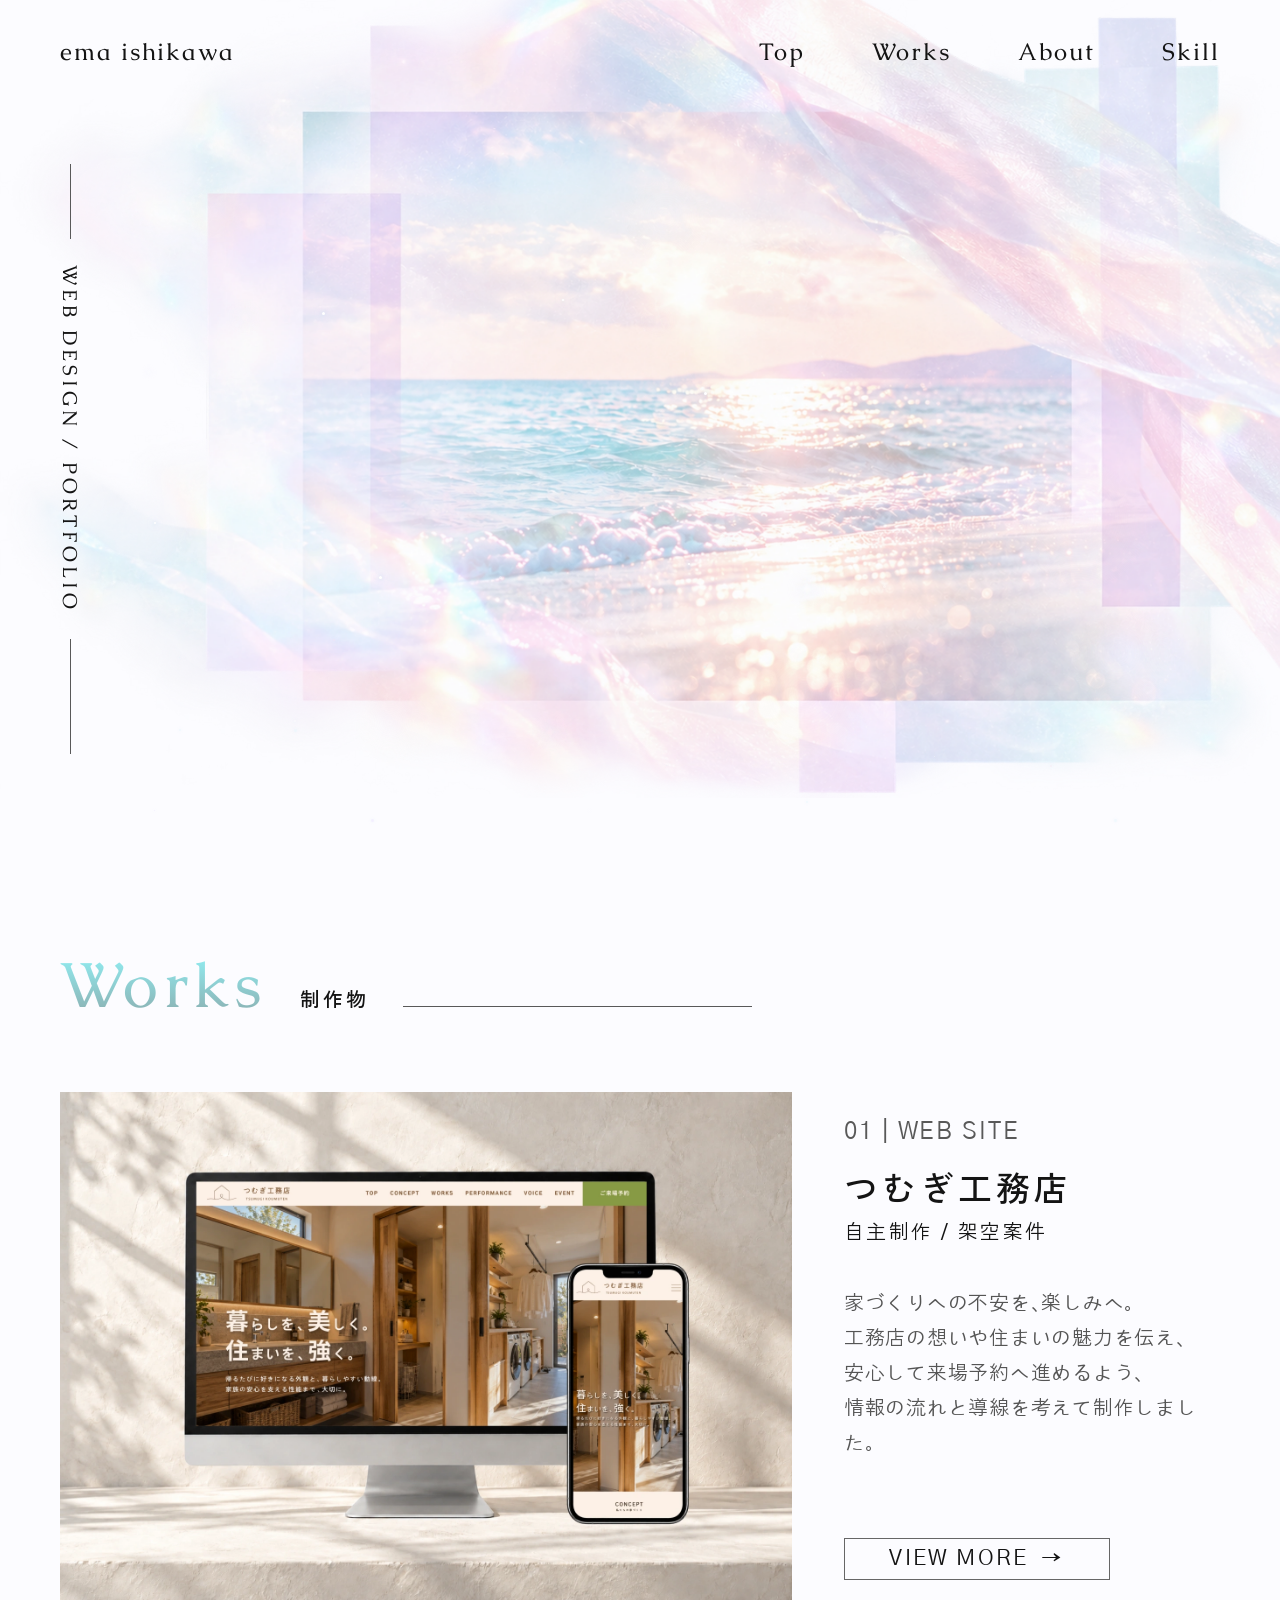
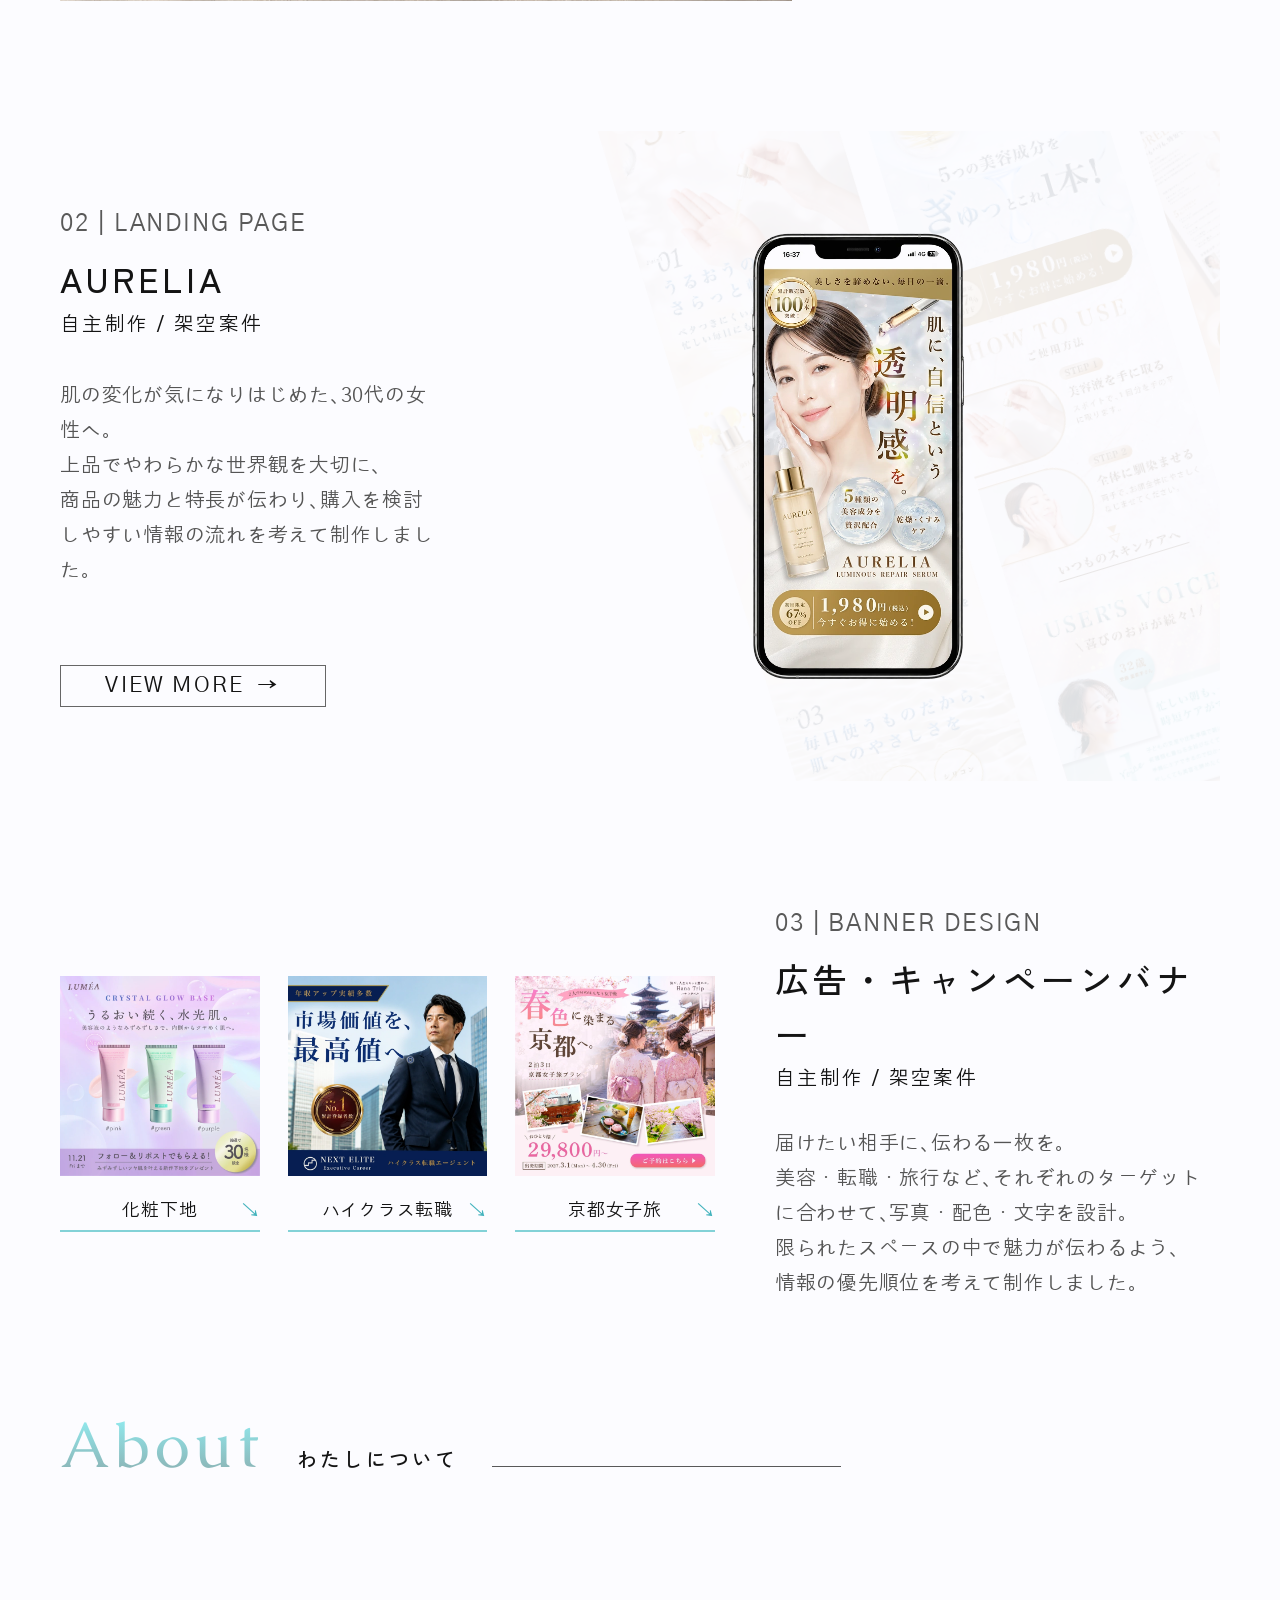
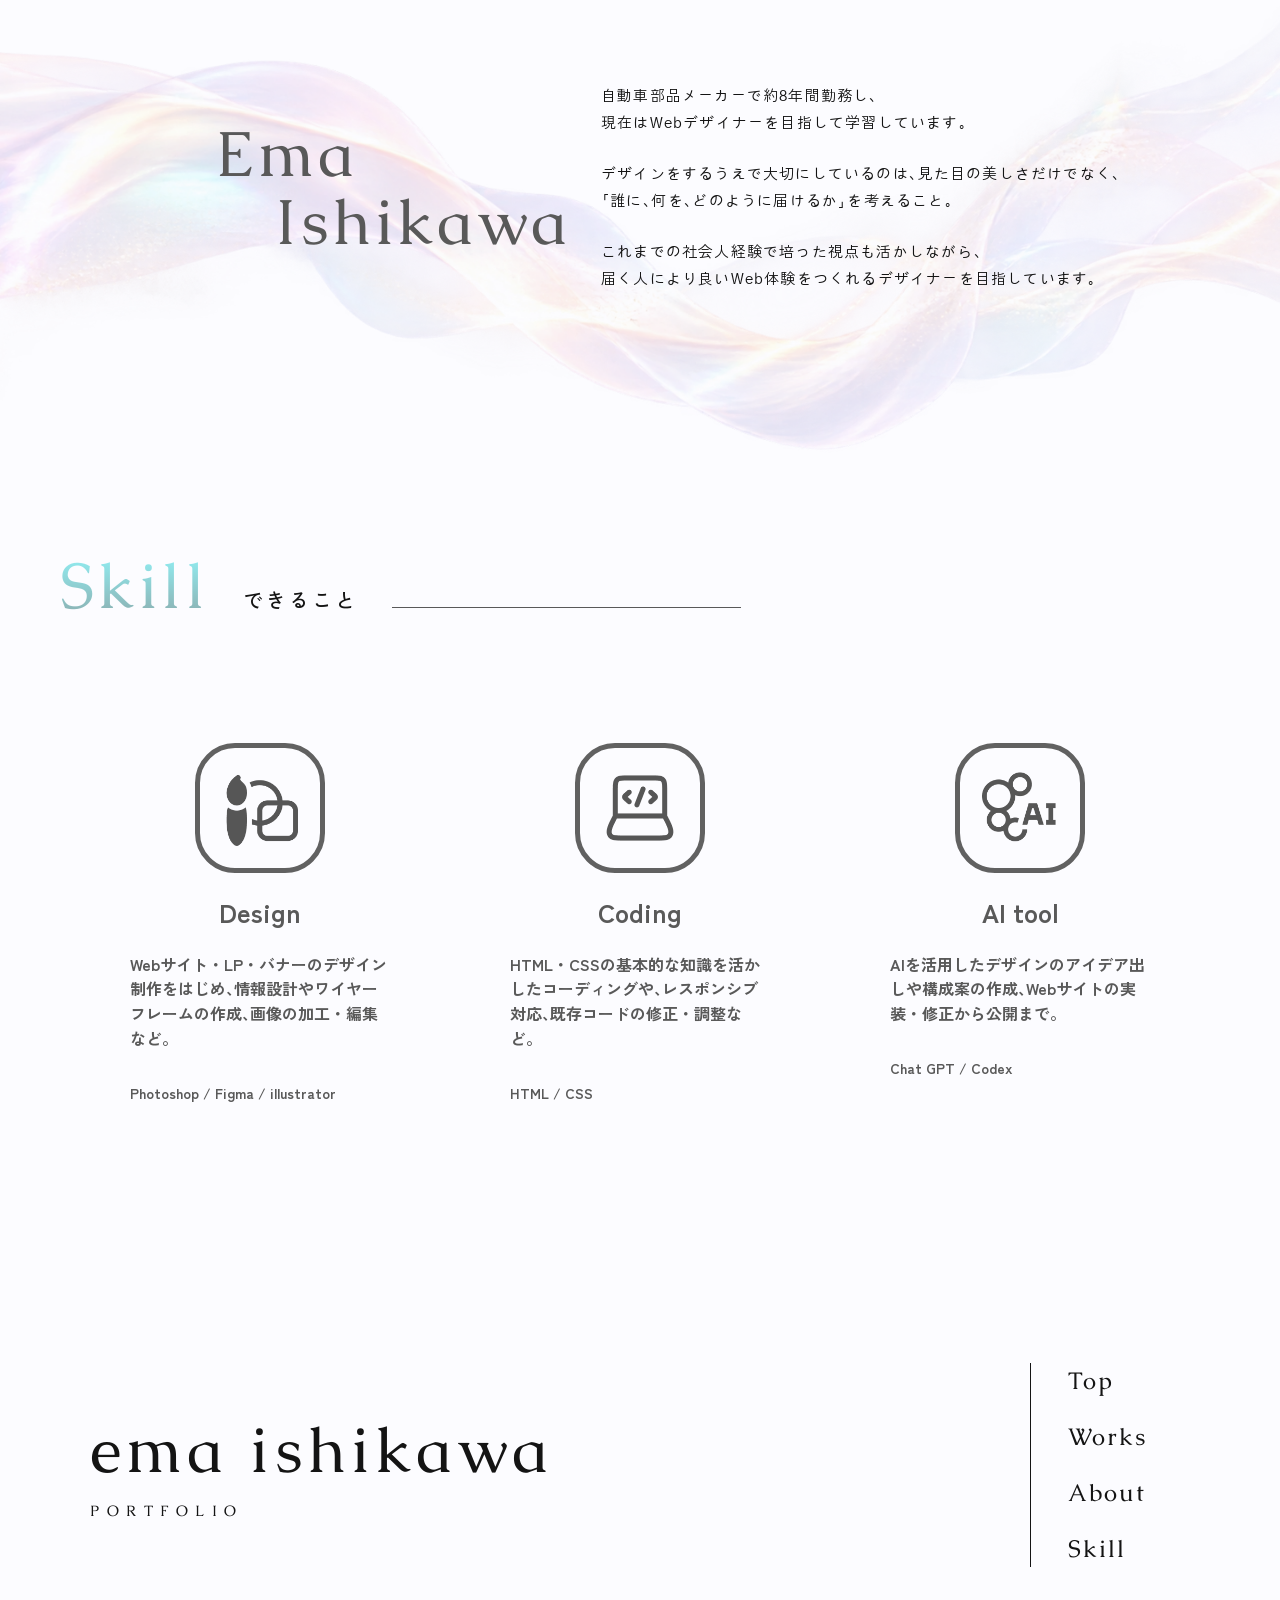
<file: index.html>
<!doctype html>
<html lang="ja">
<head>
<meta charset="utf-8"><meta name="viewport" content="width=device-width,initial-scale=1"><meta name="color-scheme" content="light"><title>Portfolio | ema ishikawa</title><meta name="description" content="Webデザイナーを目指すema ishikawaのポートフォリオ。Webサイト・LP・バナーの制作実績と、情報設計やデザインの制作過程をご紹介します。"><link rel="icon" href="favicon.svg" type="image/svg+xml"><link rel="stylesheet" href="css/fonts.css"><link rel="stylesheet" href="css/style.css?v=hero-two-lines-20261029"><script src="js/main.js" defer></script>
<script>
(() => {
  try {
    const root = document.documentElement;
    const key = 'portfolio-fv-intro-seen-v1';
    if (sessionStorage.getItem(key)) return;
    sessionStorage.setItem(key, '1');
    if (!matchMedia('(prefers-reduced-motion: reduce)').matches) {
      root.dataset.fvIntroStart = String(performance.now());
      root.classList.add('fv-intro-pending');
      // Fail open if the optional animation script cannot load.
      setTimeout(() => root.classList.remove('fv-intro-pending'), 10000);
    }
  } catch (_) { /* Storage unavailable: show the site without an introduction. */ }
})();
</script>
<link rel="stylesheet" href="css/fv-motion.css?v=hero-copy-lights-20261101"><script src="js/fv-motion.js?v=calm-name-20261101" defer></script>
<script>
// Prepare only the FV copy before first paint; fail open if its optional script is unavailable.
if (!matchMedia('(prefers-reduced-motion: reduce)').matches) {
  document.documentElement.classList.add('hero-copy-pending');
  setTimeout(() => document.documentElement.classList.remove('hero-copy-pending'), 10000);
}
</script>
<script src="js/hero-copy.js?v=emerge-20261101" defer></script>
</head>
<body class="home" id="top">
<div class="fv-loader" aria-hidden="true"><div class="fv-loader__aurora"></div><div class="fv-loader__orbs"><i class="fv-loader__orb" style="--x:25%;--y:31%;--size:120px;--orb-color:#c9d9f588;--orb-delay:0.00s"></i><i class="fv-loader__orb" style="--x:67%;--y:23%;--size:160px;--orb-color:#e8d8ff88;--orb-delay:0.08s"></i><i class="fv-loader__orb" style="--x:73%;--y:65%;--size:110px;--orb-color:#f2cbe588;--orb-delay:0.16s"></i><i class="fv-loader__orb" style="--x:34%;--y:73%;--size:100px;--orb-color:#c9d9f588;--orb-delay:0.24s"></i><i class="fv-loader__orb" style="--x:47%;--y:19%;--size:80px;--orb-color:#e8d8ff88;--orb-delay:0.32s"></i><i class="fv-loader__orb" style="--x:53%;--y:78%;--size:140px;--orb-color:#f2cbe588;--orb-delay:0.40s"></i></div><div class="fv-loader__dust" aria-hidden="true"><div class="light-dust-cluster" style="--duration:2.40s;--delay:-0.00s"><i class="light-dust" style="--x:34%;--y:73%;--sp-x:18%;--sp-y:64%;--size:1px;--dust-color:#ffffff"></i><i class="light-dust" style="--x:25%;--y:28%;--sp-x:24%;--sp-y:81%;--size:1px;--dust-color:#e1f6fc"></i><i class="light-dust" style="--x:26%;--y:73%;--sp-x:16%;--sp-y:90%;--size:1px;--dust-color:#f7e2f0"></i><i class="light-dust" style="--x:24%;--y:70%;--sp-x:15%;--sp-y:24%;--size:3px;--dust-color:#e8deff"></i><i class="light-dust" style="--x:39%;--y:28%;--sp-x:17%;--sp-y:66%;--size:2px;--dust-color:#ffffff"></i><i class="light-dust" style="--x:31%;--y:28%;--sp-x:20%;--sp-y:77%;--size:1px;--dust-color:#e1f6fc"></i></div><div class="light-dust-cluster" style="--duration:2.87s;--delay:-0.61s"><i class="light-dust" style="--x:30%;--y:73%;--sp-x:54%;--sp-y:70%;--size:2px;--dust-color:#ffffff"></i><i class="light-dust" style="--x:36%;--y:73%;--sp-x:62%;--sp-y:79%;--size:2px;--dust-color:#e1f6fc"></i><i class="light-dust" style="--x:44%;--y:27%;--sp-x:60%;--sp-y:90%;--size:3px;--dust-color:#f7e2f0"></i><i class="light-dust" style="--x:64%;--y:73%;--sp-x:62%;--sp-y:24%;--size:2px;--dust-color:#e8deff"></i><i class="light-dust" style="--x:63%;--y:34%;--sp-x:58%;--sp-y:69%;--size:2px;--dust-color:#ffffff"></i><i class="light-dust" style="--x:47%;--y:35%;--sp-x:54%;--sp-y:75%;--size:3px;--dust-color:#e1f6fc"></i></div><div class="light-dust-cluster" style="--duration:3.34s;--delay:-1.22s"><i class="light-dust" style="--x:29%;--y:28%;--sp-x:87%;--sp-y:69%;--size:3px;--dust-color:#ffffff"></i><i class="light-dust" style="--x:27%;--y:27%;--sp-x:84%;--sp-y:81%;--size:2px;--dust-color:#e1f6fc"></i><i class="light-dust" style="--x:25%;--y:75%;--sp-x:89%;--sp-y:86%;--size:2px;--dust-color:#f7e2f0"></i><i class="light-dust" style="--x:57%;--y:28%;--sp-x:88%;--sp-y:22%;--size:2px;--dust-color:#e8deff"></i><i class="light-dust" style="--x:81%;--y:64%;--sp-x:87%;--sp-y:70%;--size:2px;--dust-color:#ffffff"></i><i class="light-dust" style="--x:34%;--y:66%;--sp-x:87%;--sp-y:75%;--size:2px;--dust-color:#e1f6fc"></i></div><div class="light-dust-cluster" style="--duration:3.81s;--delay:-1.83s"><i class="light-dust" style="--x:38%;--y:73%;--sp-x:30%;--sp-y:68%;--size:1px;--dust-color:#ffffff"></i><i class="light-dust" style="--x:50%;--y:73%;--sp-x:30%;--sp-y:81%;--size:3px;--dust-color:#e1f6fc"></i><i class="light-dust" style="--x:43%;--y:28%;--sp-x:31%;--sp-y:87%;--size:3px;--dust-color:#f7e2f0"></i><i class="light-dust" style="--x:26%;--y:73%;--sp-x:32%;--sp-y:21%;--size:2px;--dust-color:#e8deff"></i><i class="light-dust" style="--x:39%;--y:35%;--sp-x:30%;--sp-y:69%;--size:1px;--dust-color:#ffffff"></i><i class="light-dust" style="--x:39%;--y:31%;--sp-x:38%;--sp-y:79%;--size:2px;--dust-color:#e1f6fc"></i></div></div><div class="fv-loader__constellation"><div class="fv-loader__star"></div><div class="fv-loader__satellite" style="--dx:-32%;--dy:-20%;--star-size:18px;--glow:#bce8f4bb;--star-delay:0.25s"></div><div class="fv-loader__satellite" style="--dx:32%;--dy:15%;--star-size:14px;--glow:#d8c8ffbb;--star-delay:0.38s"></div><div class="fv-loader__satellite" style="--dx:17%;--dy:-32%;--star-size:12px;--glow:#c9d9f5cc;--star-delay:0.51s"></div><div class="fv-loader__satellite" style="--dx:-22%;--dy:26%;--star-size:16px;--glow:#bce8f4bb;--star-delay:0.64s"></div><div class="fv-loader__satellite" style="--dx:35%;--dy:-17%;--star-size:10px;--glow:#d8c8ffbb;--star-delay:0.42s"></div><div class="fv-loader__satellite" style="--dx:-38%;--dy:8%;--star-size:10px;--glow:#c9d9f5cc;--star-delay:0.75s"></div><div class="fv-loader__satellite" style="--dx:9%;--dy:35%;--star-size:12px;--glow:#bce8f4bb;--star-delay:0.86s"></div><div class="fv-loader__satellite" style="--dx:-10%;--dy:-39%;--star-size:9px;--glow:#d8c8ffbb;--star-delay:0.65s"></div></div><div class="fv-loader__identity"><p class="fv-loader__name">ema ishikawa</p><div class="fv-loader__rule"></div><p class="fv-loader__subtitle">WEB DESIGN PORTFOLIO</p></div></div>
<a class="skip-link" href="#main">本文へ移動</a>
<header class="site-header">
<a class="wordmark" href="#top">ema ishikawa</a><button class="menu-toggle" type="button" aria-expanded="false" aria-controls="primary-nav"><span></span><span></span><span class="visually-hidden">メニューを開く</span></button>
<nav class="header-nav" id="primary-nav" aria-label="メインナビゲーション">
<a href="#top">Top</a><a href="#works">Works</a><a href="#about">About</a><a href="#skill">Skill</a>
</nav>
</header>
<main id="main">
<section class="hero" aria-label="メインビジュアル">
<img src="assets/web/top-5.webp" srcset="assets/web/top-5-700.webp 700w, assets/web/top-5.webp 2878w" sizes="100vw" width="2878" height="1794" alt="" class="hero-image" loading="eager" decoding="async" fetchpriority="high"><div class="hero-bokeh" aria-hidden="true"><i class="hero-bokeh-light" style="--x:80%;--y:52%;--size:120px;--bokeh-color:#fff4cc88;--duration:6.80s;--delay:-0.00s"></i><i class="hero-bokeh-light" style="--x:49%;--y:20%;--size:86px;--bokeh-color:#fff8e588;--duration:7.24s;--delay:-0.83s"></i><i class="hero-bokeh-light" style="--x:59%;--y:72%;--size:110px;--bokeh-color:#ffe9b888;--duration:7.68s;--delay:-1.66s"></i><i class="hero-bokeh-light" style="--x:28%;--y:77%;--size:70px;--bokeh-color:#fff8e588;--duration:8.12s;--delay:-2.49s"></i><i class="hero-bokeh-light" style="--x:84%;--y:68%;--size:96px;--bokeh-color:#fff4cc88;--duration:8.56s;--delay:-3.32s"></i><i class="hero-bokeh-light" style="--x:15%;--y:21%;--size:50px;--bokeh-color:#ffe9b888;--duration:9.00s;--delay:-4.15s"></i></div><div class="hero-dust" aria-hidden="true"><div class="light-dust-cluster" style="--duration:5.2s;--delay:-0.00s"><i class="light-dust" style="--x:69%;--y:65%;--sp-x:21%;--sp-y:65%;--size:3px;--dust-color:#ffffff"></i><i class="light-dust" style="--x:52%;--y:85%;--sp-x:21%;--sp-y:81%;--size:1px;--dust-color:#e1f6fc"></i><i class="light-dust" style="--x:26%;--y:71%;--sp-x:22%;--sp-y:87%;--size:2px;--dust-color:#f7e2f0"></i><i class="light-dust" style="--x:47%;--y:64%;--sp-x:21%;--sp-y:25%;--size:1px;--dust-color:#e8deff"></i><i class="light-dust" style="--x:73%;--y:84%;--sp-x:19%;--sp-y:70%;--size:1px;--dust-color:#ffffff"></i><i class="light-dust" style="--x:55%;--y:74%;--sp-x:21%;--sp-y:76%;--size:2px;--dust-color:#e1f6fc"></i><i class="light-dust" style="--x:60%;--y:29%;--sp-x:24%;--sp-y:85%;--size:3px;--dust-color:#f7e2f0"></i></div><div class="light-dust-cluster" style="--duration:6.1s;--delay:-0.61s"><i class="light-dust" style="--x:47%;--y:87%;--sp-x:58%;--sp-y:68%;--size:1px;--dust-color:#ffffff"></i><i class="light-dust" style="--x:63%;--y:89%;--sp-x:55%;--sp-y:79%;--size:2px;--dust-color:#e1f6fc"></i><i class="light-dust" style="--x:66%;--y:87%;--sp-x:60%;--sp-y:88%;--size:1px;--dust-color:#f7e2f0"></i><i class="light-dust" style="--x:29%;--y:91%;--sp-x:57%;--sp-y:24%;--size:3px;--dust-color:#e8deff"></i><i class="light-dust" style="--x:39%;--y:64%;--sp-x:60%;--sp-y:69%;--size:3px;--dust-color:#ffffff"></i><i class="light-dust" style="--x:23%;--y:81%;--sp-x:56%;--sp-y:79%;--size:3px;--dust-color:#e1f6fc"></i></div><div class="light-dust-cluster" style="--duration:4.8s;--delay:-1.22s"><i class="light-dust" style="--x:23%;--y:80%;--sp-x:88%;--sp-y:64%;--size:2px;--dust-color:#ffffff"></i><i class="light-dust" style="--x:87%;--y:91%;--sp-x:86%;--sp-y:78%;--size:3px;--dust-color:#e1f6fc"></i><i class="light-dust" style="--x:74%;--y:68%;--sp-x:85%;--sp-y:87%;--size:1px;--dust-color:#f7e2f0"></i><i class="light-dust" style="--x:11%;--y:64%;--sp-x:84%;--sp-y:21%;--size:1px;--dust-color:#e8deff"></i><i class="light-dust" style="--x:92%;--y:71%;--sp-x:84%;--sp-y:64%;--size:1px;--dust-color:#ffffff"></i><i class="light-dust" style="--x:14%;--y:81%;--sp-x:85%;--sp-y:76%;--size:2px;--dust-color:#e1f6fc"></i></div><div class="light-dust-cluster" style="--duration:5.7s;--delay:-1.83s"><i class="light-dust" style="--x:46%;--y:90%;--sp-x:31%;--sp-y:66%;--size:1px;--dust-color:#ffffff"></i><i class="light-dust" style="--x:16%;--y:64%;--sp-x:35%;--sp-y:75%;--size:1px;--dust-color:#e1f6fc"></i><i class="light-dust" style="--x:82%;--y:85%;--sp-x:36%;--sp-y:90%;--size:2px;--dust-color:#f7e2f0"></i><i class="light-dust" style="--x:12%;--y:90%;--sp-x:35%;--sp-y:23%;--size:1px;--dust-color:#e8deff"></i><i class="light-dust" style="--x:51%;--y:77%;--sp-x:33%;--sp-y:64%;--size:1px;--dust-color:#ffffff"></i><i class="light-dust" style="--x:14%;--y:73%;--sp-x:31%;--sp-y:78%;--size:1px;--dust-color:#e1f6fc"></i></div></div><div class="hero-sparkles" aria-hidden="true"><div class="glow-stars glow-stars--large"><i class="hero-sparkle" style="--x:83%;--y:45%;--size:30px;--glow:#bce8f4bb;--duration:3.6s;--delay:-0.15s;--floor:0.08"></i><i class="hero-sparkle" style="--x:62%;--y:64%;--size:26px;--glow:#d8c8ffbb;--duration:4.7s;--delay:-1.85s;--floor:0.08"></i><i class="hero-sparkle" style="--x:42%;--y:80%;--size:24px;--glow:#c9d9f5cc;--duration:4.15s;--delay:-3.15s;--floor:0.08"></i><i class="hero-sparkle" style="--x:70%;--y:26%;--size:22px;--glow:#bce8f4bb;--duration:5s;--delay:-4.3s;--floor:0.08"></i></div><div class="glow-stars glow-stars--small"><i class="hero-sparkle" style="--x:38%;--y:23%;--size:10px;--glow:#bce8f4bb;--duration:3.25s;--delay:-2.6s;--floor:0"></i><i class="hero-sparkle" style="--x:55%;--y:19%;--size:8px;--glow:#d8c8ffbb;--duration:4.05s;--delay:-0.5s;--floor:0"></i><i class="hero-sparkle" style="--x:89%;--y:22%;--size:12px;--glow:#c9d9f5cc;--duration:4.55s;--delay:-3.7s;--floor:0"></i><i class="hero-sparkle" style="--x:93%;--y:54%;--size:9px;--glow:#bce8f4bb;--duration:3.85s;--delay:-1.2s;--floor:0"></i><i class="hero-sparkle" style="--x:77%;--y:81%;--size:10px;--glow:#d8c8ffbb;--duration:4.9s;--delay:-4.1s;--floor:0"></i><i class="hero-sparkle" style="--x:52%;--y:87%;--size:6px;--glow:#c9d9f5cc;--duration:3.45s;--delay:-2.2s;--floor:0"></i><i class="hero-sparkle" style="--x:15%;--y:29%;--size:7px;--glow:#bce8f4bb;--duration:4.35s;--delay:-0.9s;--floor:0"></i><i class="hero-sparkle" style="--x:31%;--y:72%;--size:8px;--glow:#d8c8ffbb;--duration:4.75s;--delay:-3.2s;--floor:0"></i></div></div><p class="hero-label">WEB DESIGN / PORTFOLIO</p><h1 class="hero-copy"><span class="hero-copy-lights" aria-hidden="true"><i class="hero-sparkle copy-light copy-light--large" style="--x:12%;--y:-40px;--size:24px;--glow:#bce8f4bb;--duration:3.8s;--delay:-0.8s;--floor:.05"></i><i class="hero-sparkle copy-light copy-light--large" style="--x:91%;--y:-36px;--size:22px;--glow:#d8c8ffbb;--duration:4.7s;--delay:-2.7s;--floor:.05"></i><i class="hero-sparkle copy-light copy-light--large" style="--x:105%;--y:102%;--size:20px;--glow:#bce8f4bb;--duration:4.2s;--delay:-1.5s;--floor:.05"></i><i class="hero-sparkle copy-light copy-light--small" style="--x:-5%;--y:12%;--size:10px;--glow:#d8c8ffbb;--duration:4.5s;--delay:-3.2s;--floor:.05"></i><i class="hero-sparkle copy-light copy-light--small" style="--x:55%;--y:-30%;--size:9px;--glow:#bce8f4bb;--duration:3.5s;--delay:-1.9s;--floor:.05"></i><i class="hero-sparkle copy-light copy-light--small" style="--x:76%;--y:119%;--size:11px;--glow:#d8c8ffbb;--duration:4.9s;--delay:-0.3s;--floor:.05"></i><i class="hero-sparkle copy-light copy-light--small" style="--x:4%;--y:113%;--size:8px;--glow:#bce8f4bb;--duration:4s;--delay:-2.4s;--floor:.05"></i><i class="copy-light copy-light--dust" style="--x:29%;--y:-18%;--size:3px;--duration:3.40s;--delay:-0.60s"></i><i class="copy-light copy-light--dust" style="--x:75%;--y:-25%;--size:2px;--duration:3.66s;--delay:-1.11s"></i><i class="copy-light copy-light--dust" style="--x:102%;--y:25%;--size:3px;--duration:3.92s;--delay:-1.62s"></i><i class="copy-light copy-light--dust" style="--x:99%;--y:117%;--size:2px;--duration:4.18s;--delay:-2.13s"></i><i class="copy-light copy-light--dust" style="--x:40%;--y:124%;--size:3px;--duration:4.44s;--delay:-2.64s"></i><i class="copy-light copy-light--dust" style="--x:-3%;--y:95%;--size:2px;--duration:4.70s;--delay:-3.15s"></i></span><span class="hero-copy-line">想いをくみとり<span class="jp-comma">、</span></span><span class="hero-copy-line">届くかたちへ。</span></h1>
</section>
<section id="works" class="works section-shell">
<h2 class="section-title"><span>Works</span><small>制作物</small></h2>
<article class="work work-tsumugi">
<a class="work-image work-lift" href="works/tsumugi.html" aria-label="つむぎ工務店の制作過程を見る"><img src="assets/web/top-13.webp" srcset="assets/web/top-13-700.webp 700w, assets/web/top-13.webp 1674w" sizes="(max-width: 767px) 90vw, 58vw" width="1674" height="1164" alt="つむぎ工務店のデザインモックアップ" class="" loading="lazy" decoding="async"></a>
<div class="work-copy">
<p class="work-category">01 | WEB SITE</p><h3>つむぎ工務店</h3><p class="work-type">自主制作 / 架空案件</p><p>家づくりへの不安を<span class="jp-comma">、</span>楽しみへ。<br>工務店の想いや住まいの魅力を伝え<span class="jp-comma">、</span><br>安心して来場予約へ進めるよう<span class="jp-comma">、</span><br>情報の流れと導線を考えて制作しました。</p><a class="view-more" href="works/tsumugi.html">VIEW MORE <span aria-hidden="true">→</span></a>
</div>
</article>
<article class="work work-aurelia">
<a class="work-image work-lift" href="works/aurelia.html" aria-label="AURELIAの制作過程を見る">
<div class="lp-backdrop" aria-hidden="true">
<img src="assets/web/top-6.webp" alt="" width="782" height="4202" loading="lazy" decoding="async"><img src="assets/web/top-7.webp" alt="" width="782" height="4403" loading="lazy" decoding="async"><img src="assets/web/top-8.webp" alt="" width="782" height="4396" loading="lazy" decoding="async"><img src="assets/web/top-9.webp" alt="" width="782" height="2710" loading="lazy" decoding="async">
</div>
<img src="assets/web/top-12.webp" width="424" height="888" alt="AURELIAのデザインモックアップ" class="" loading="lazy" decoding="async"></a>
<div class="work-copy">
<p class="work-category">02 | LANDING PAGE</p><h3>AURELIA</h3><p class="work-type">自主制作 / 架空案件</p><p>肌の変化が気になりはじめた<span class="jp-comma">、</span>30代の女性へ。<br>上品でやわらかな世界観を大切に<span class="jp-comma">、</span><br>商品の魅力と特長が伝わり<span class="jp-comma">、</span>購入を検討<br class="pc-break">しやすい情報の流れを考えて制作しました。</p><a class="view-more" href="works/aurelia.html">VIEW MORE <span aria-hidden="true">→</span></a>
</div>
</article>
<article class="work work-banners">
<div class="banner-grid">
<a class="work-lift" href="works/banner1.html"><img src="assets/web/top-2.webp" srcset="assets/web/top-2-700.webp 700w, assets/web/top-2.webp 1200w" sizes="(max-width: 767px) 74vw, 16vw" width="1200" height="1200" alt="化粧下地のバナーデザイン" class="" loading="lazy" decoding="async"><span>化粧下地<b aria-hidden="true">↘</b></span></a><a class="work-lift" href="works/banner2.html"><img src="assets/web/banner2-d451d3712f.webp" srcset="assets/web/banner2-d451d3712f-700.webp 700w, assets/web/banner2-d451d3712f.webp 1080w" sizes="(max-width: 767px) 74vw, 16vw" width="1080" height="1080" alt="ハイクラス転職のバナーデザイン" class="" loading="lazy" decoding="async"><span>ハイクラス転職<b aria-hidden="true">↘</b></span></a><a class="work-lift" href="works/banner3.html"><img src="assets/web/banner3-53c587cb41.webp" srcset="assets/web/banner3-53c587cb41-700.webp 700w, assets/web/banner3-53c587cb41.webp 1080w" sizes="(max-width: 767px) 74vw, 16vw" width="1080" height="1080" alt="京都女子旅のバナーデザイン" class="" loading="lazy" decoding="async"><span>京都女子旅<b aria-hidden="true">↘</b></span></a>
</div>
<div class="work-copy">
<p class="work-category">03 | BANNER DESIGN</p><h3>広告・キャンペーンバナー</h3><p class="work-type">自主制作 / 架空案件</p><p>届けたい相手に<span class="jp-comma">、</span>伝わる一枚を。<br>美容・転職・旅行など<span class="jp-comma">、</span>それぞれのターゲットに合わせて<span class="jp-comma">、</span>写真・配色・文字を設計。<br>限られたスペースの中で魅力が伝わるよう<span class="jp-comma">、</span><br>情報の優先順位を考えて制作しました。</p>
</div>
</article>
</section>
<section id="about" class="about">
<h2 class="section-title"><span>About</span><small>わたしについて</small></h2>
<div class="about-content">
<img src="assets/web/top-1.webp" srcset="assets/web/top-1-700.webp 700w, assets/web/top-1.webp 2880w" sizes="100vw" width="2880" height="1232" alt="" class="about-decoration" loading="lazy" decoding="async"><h3>Ema<br><span>Ishikawa</span></h3>
<div>
<p>自動車部品メーカーで約8年間勤務し<span class="jp-comma">、</span><br>現在はWebデザイナーを目指して学習しています。</p><p>デザインをするうえで大切にしているのは<span class="jp-comma">、</span>見た目の美しさだけでなく<span class="jp-comma">、</span><br class="pc-break">「誰に<span class="jp-comma">、</span>何を<span class="jp-comma">、</span>どのように届けるか」を考えること。</p><p>これまでの社会人経験で培った視点も活かしながら<span class="jp-comma">、</span><br class="pc-break">届く人により良いWeb体験をつくれるデザイナーを目指しています。</p>
</div>
</div>
</section>
<section id="skill" class="skills section-shell">
<h2 class="section-title"><span>Skill</span><small>できること</small></h2>
<div class="skill-grid">
<article>
<img src="assets/web/top-11.webp" width="146" height="146" alt="" class="" loading="lazy" decoding="async"><h3>Design</h3><p>Webサイト・LP・バナーのデザイン制作をはじめ<span class="jp-comma">、</span>情報設計やワイヤーフレームの作成<span class="jp-comma">、</span>画像の加工・編集など。</p><p class="skill-tools">Photoshop / Figma / illustrator</p>
</article>
<article>
<img src="assets/web/top-14.webp" width="148" height="150" alt="" class="" loading="lazy" decoding="async"><h3>Coding</h3><p>HTML・CSSの基本的な知識を活かしたコーディングや<span class="jp-comma">、</span>レスポンシブ対応<span class="jp-comma">、</span>既存コードの修正・調整など。</p><p class="skill-tools">HTML / CSS</p>
</article>
<article>
<img src="assets/web/top-10.webp" width="146" height="146" alt="" class="" loading="lazy" decoding="async"><h3>AI tool</h3><p>AIを活用したデザインのアイデア出しや構成案の作成<span class="jp-comma">、</span>Webサイトの実装・修正から公開まで。</p><p class="skill-tools">Chat GPT / Codex</p>
</article>
</div>
</section>
</main>
<footer class="site-footer">
<a class="footer-brand" href="#top"><span>ema ishikawa</span><small>PORTFOLIO</small></a>
<nav aria-label="フッターナビゲーション">
<a href="#top">Top</a><a href="#works">Works</a><a href="#about">About</a><a href="#skill">Skill</a>
</nav>
</footer>
</body>
</html>
</file>
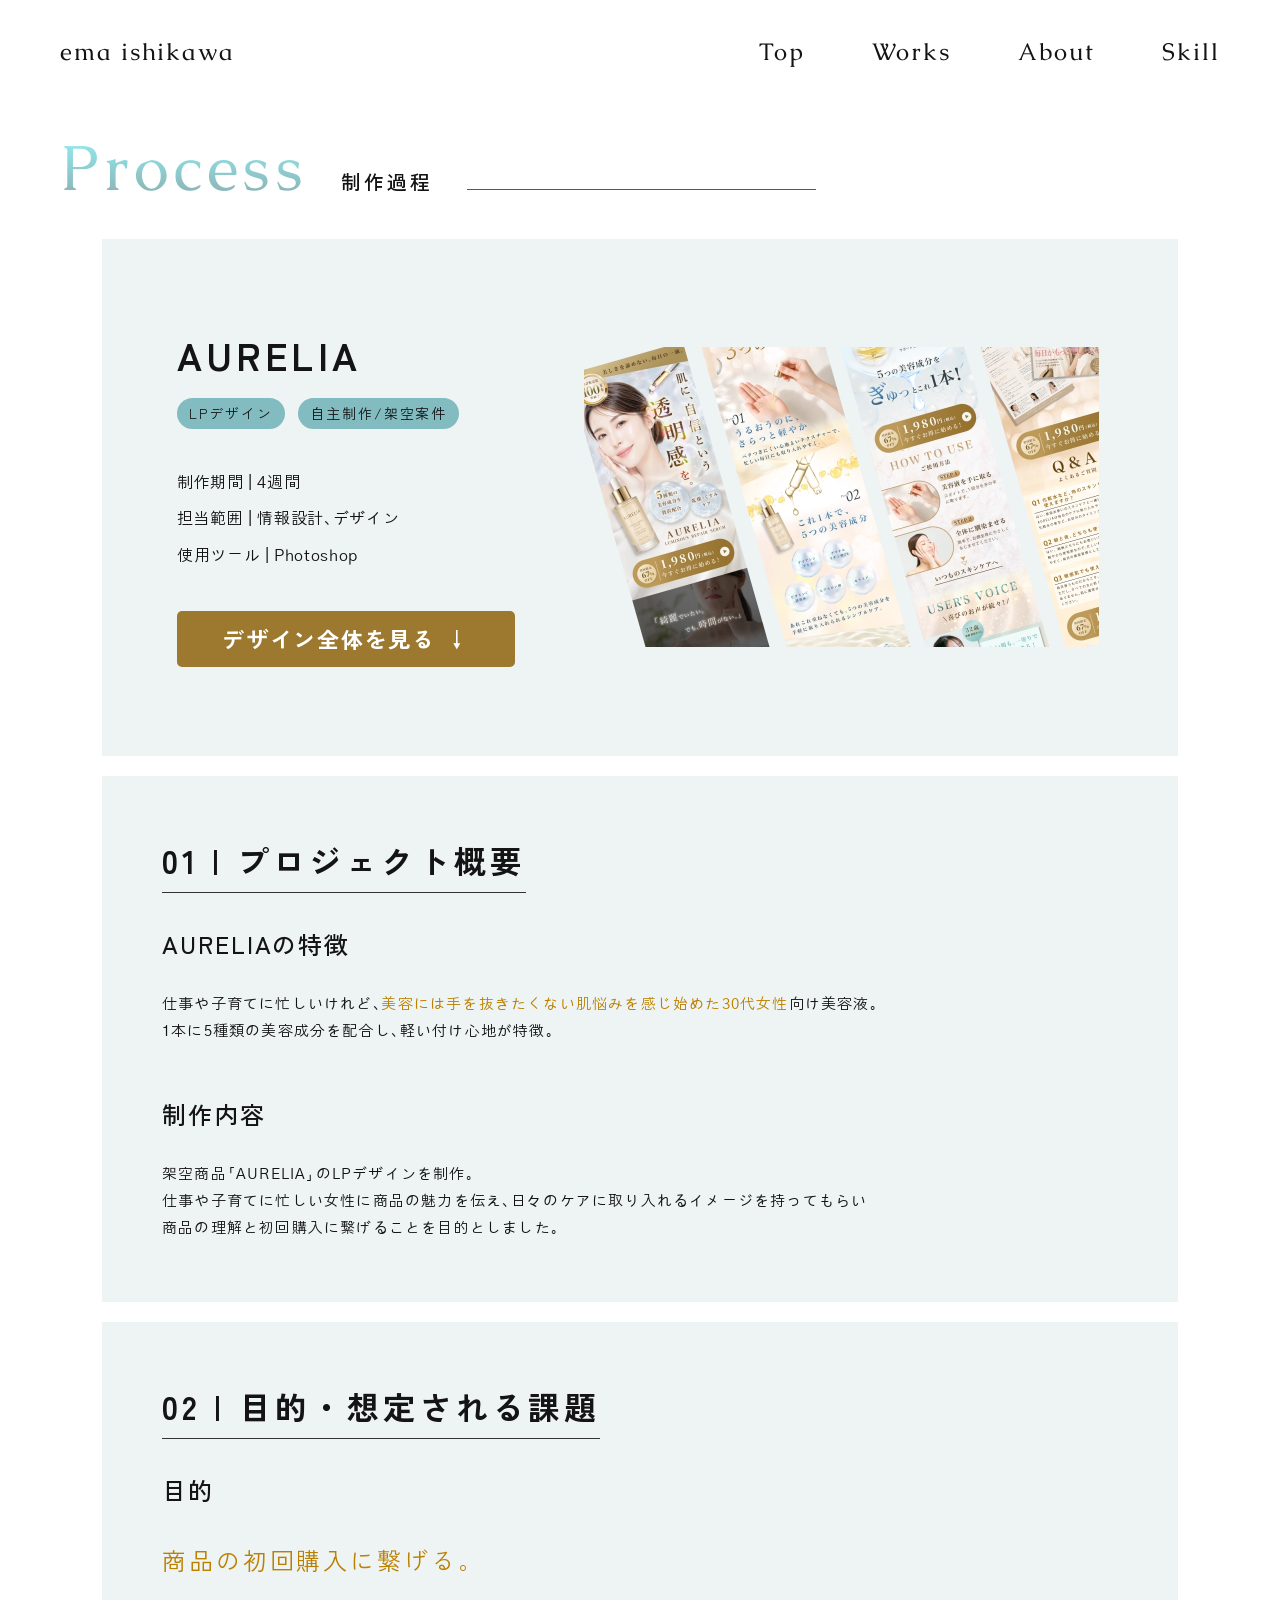
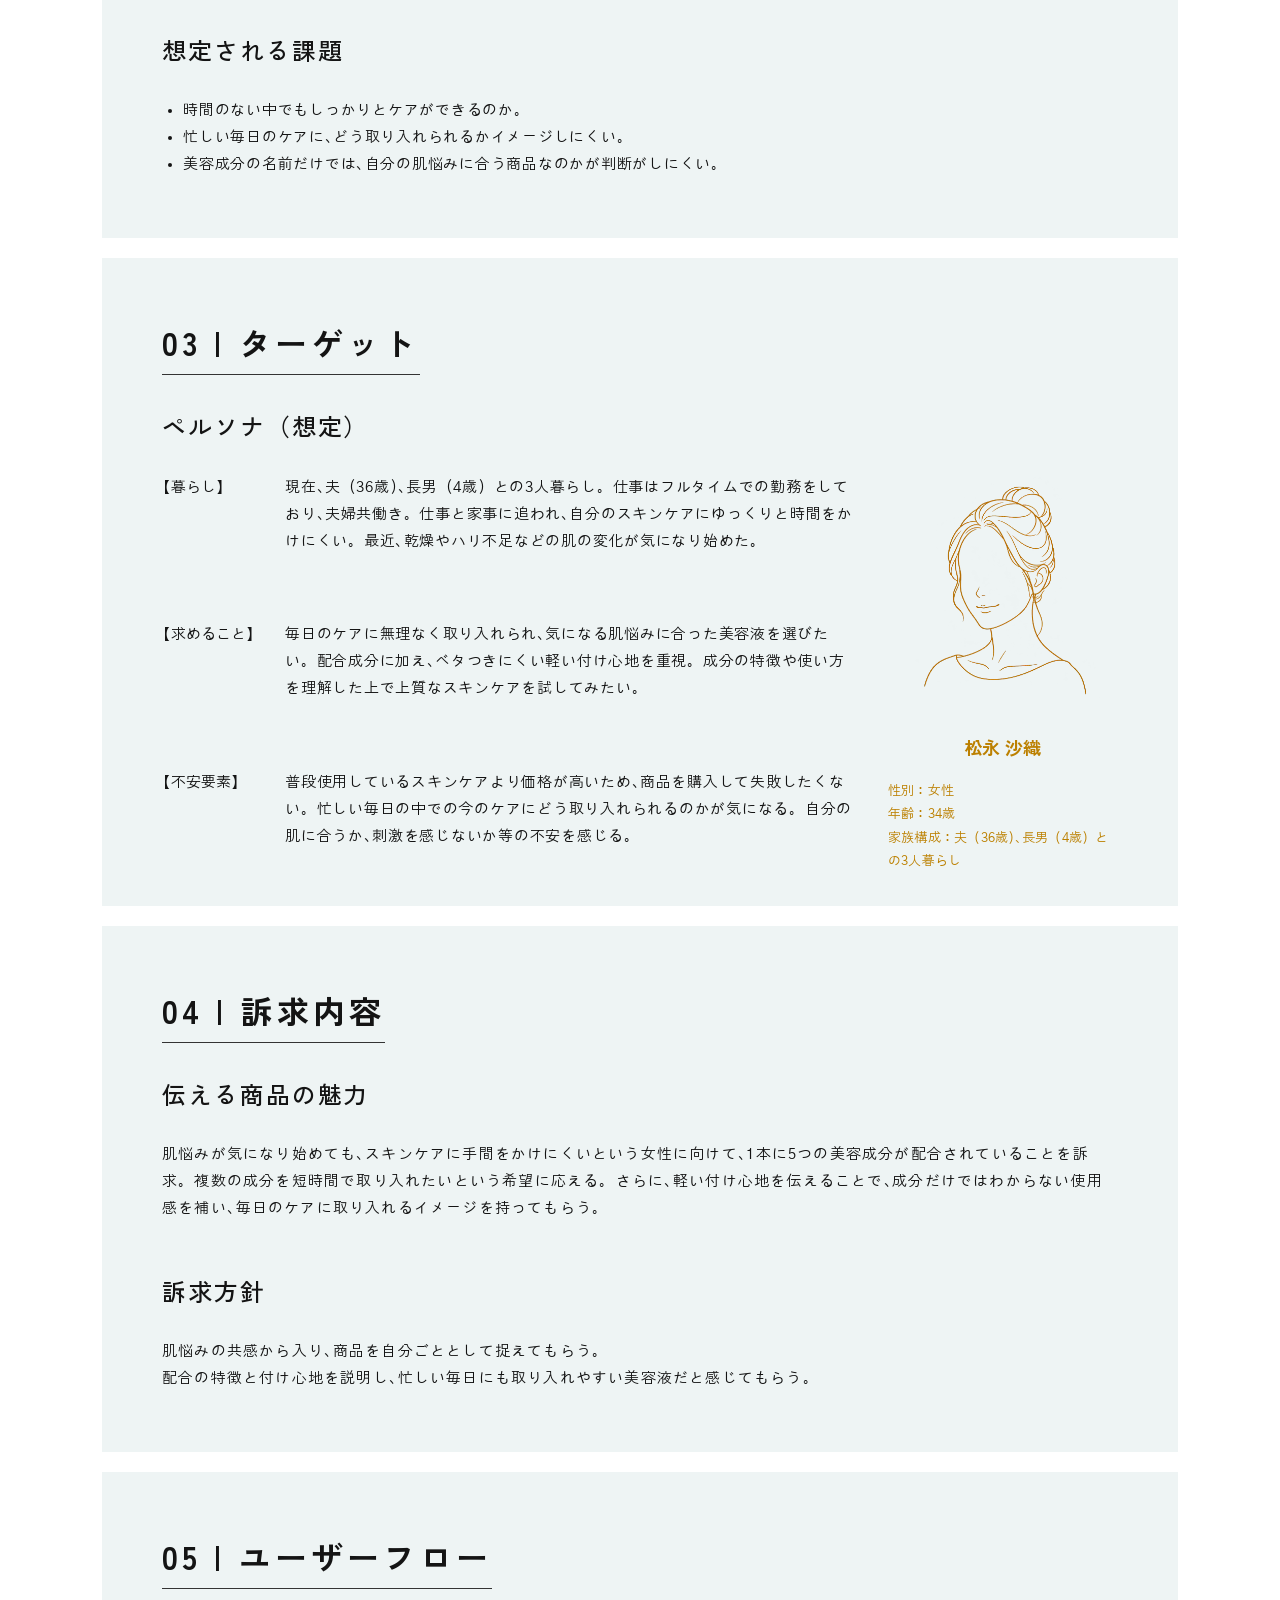
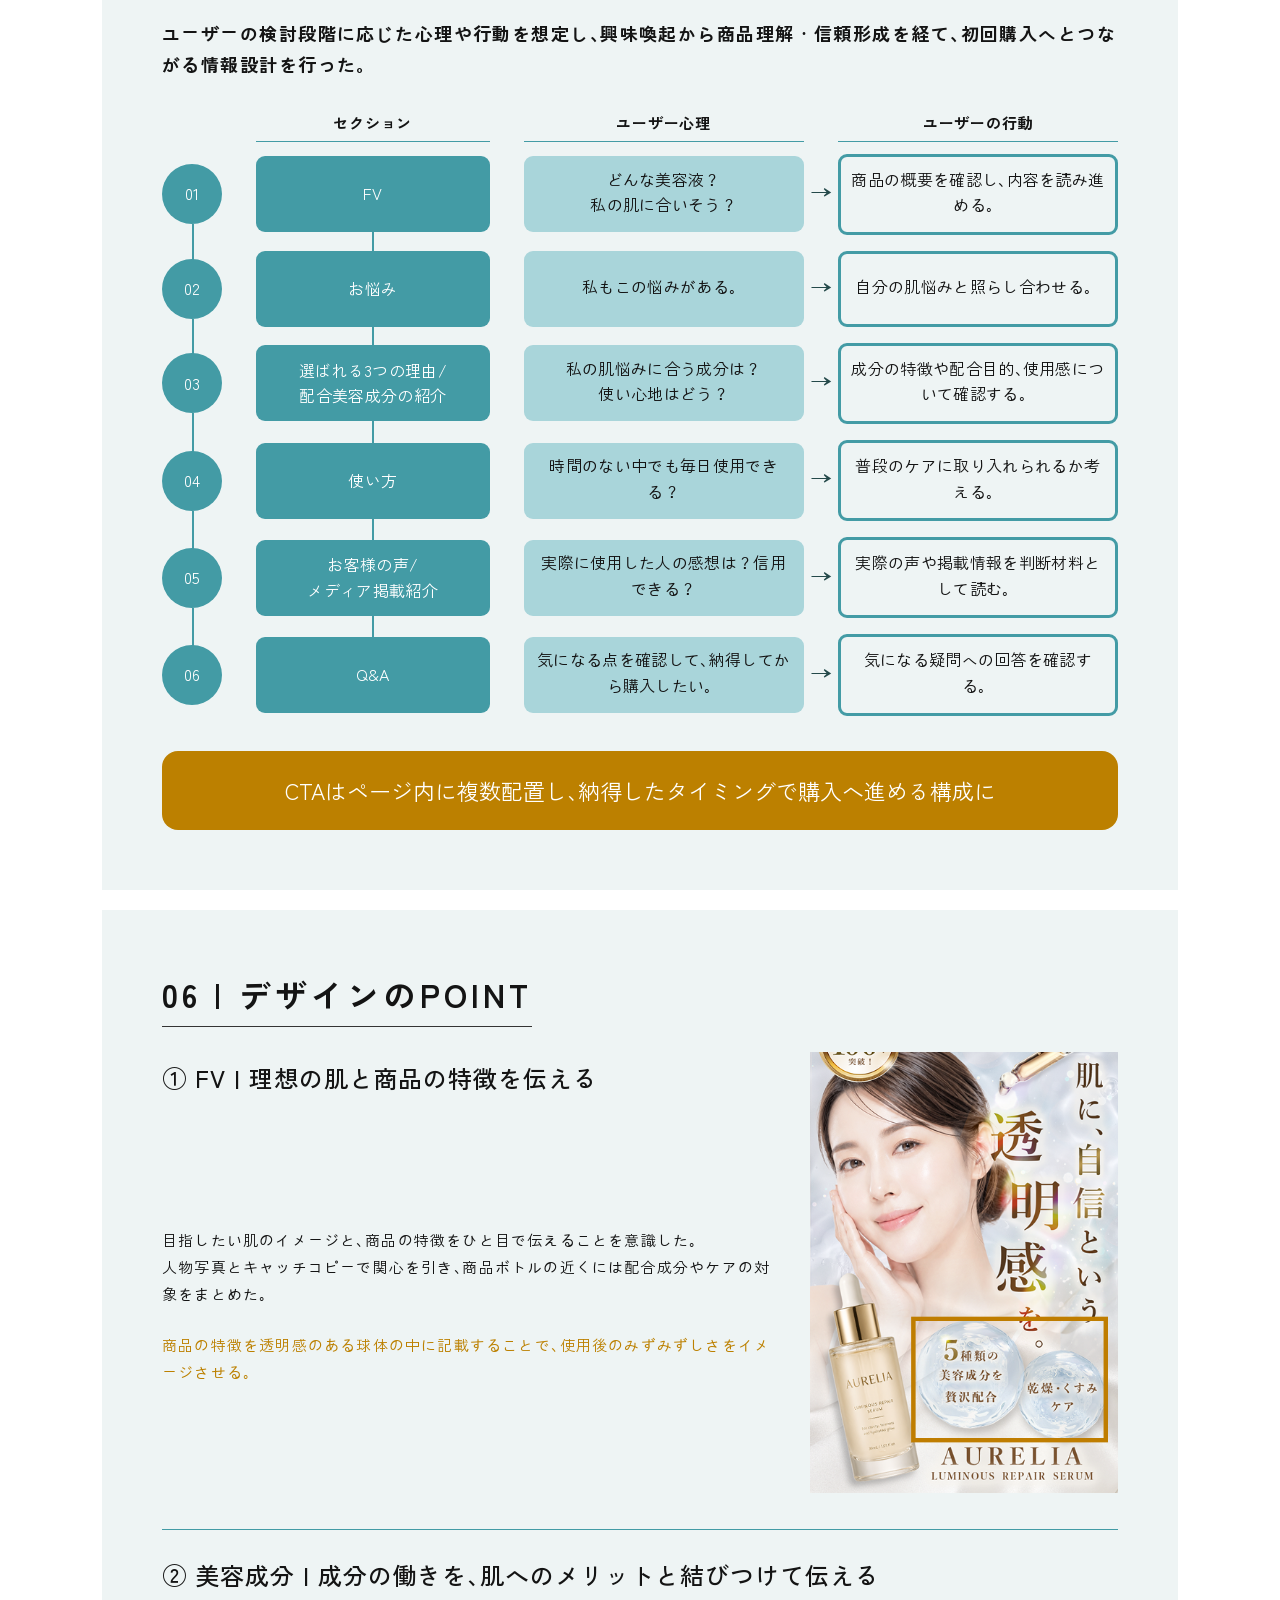
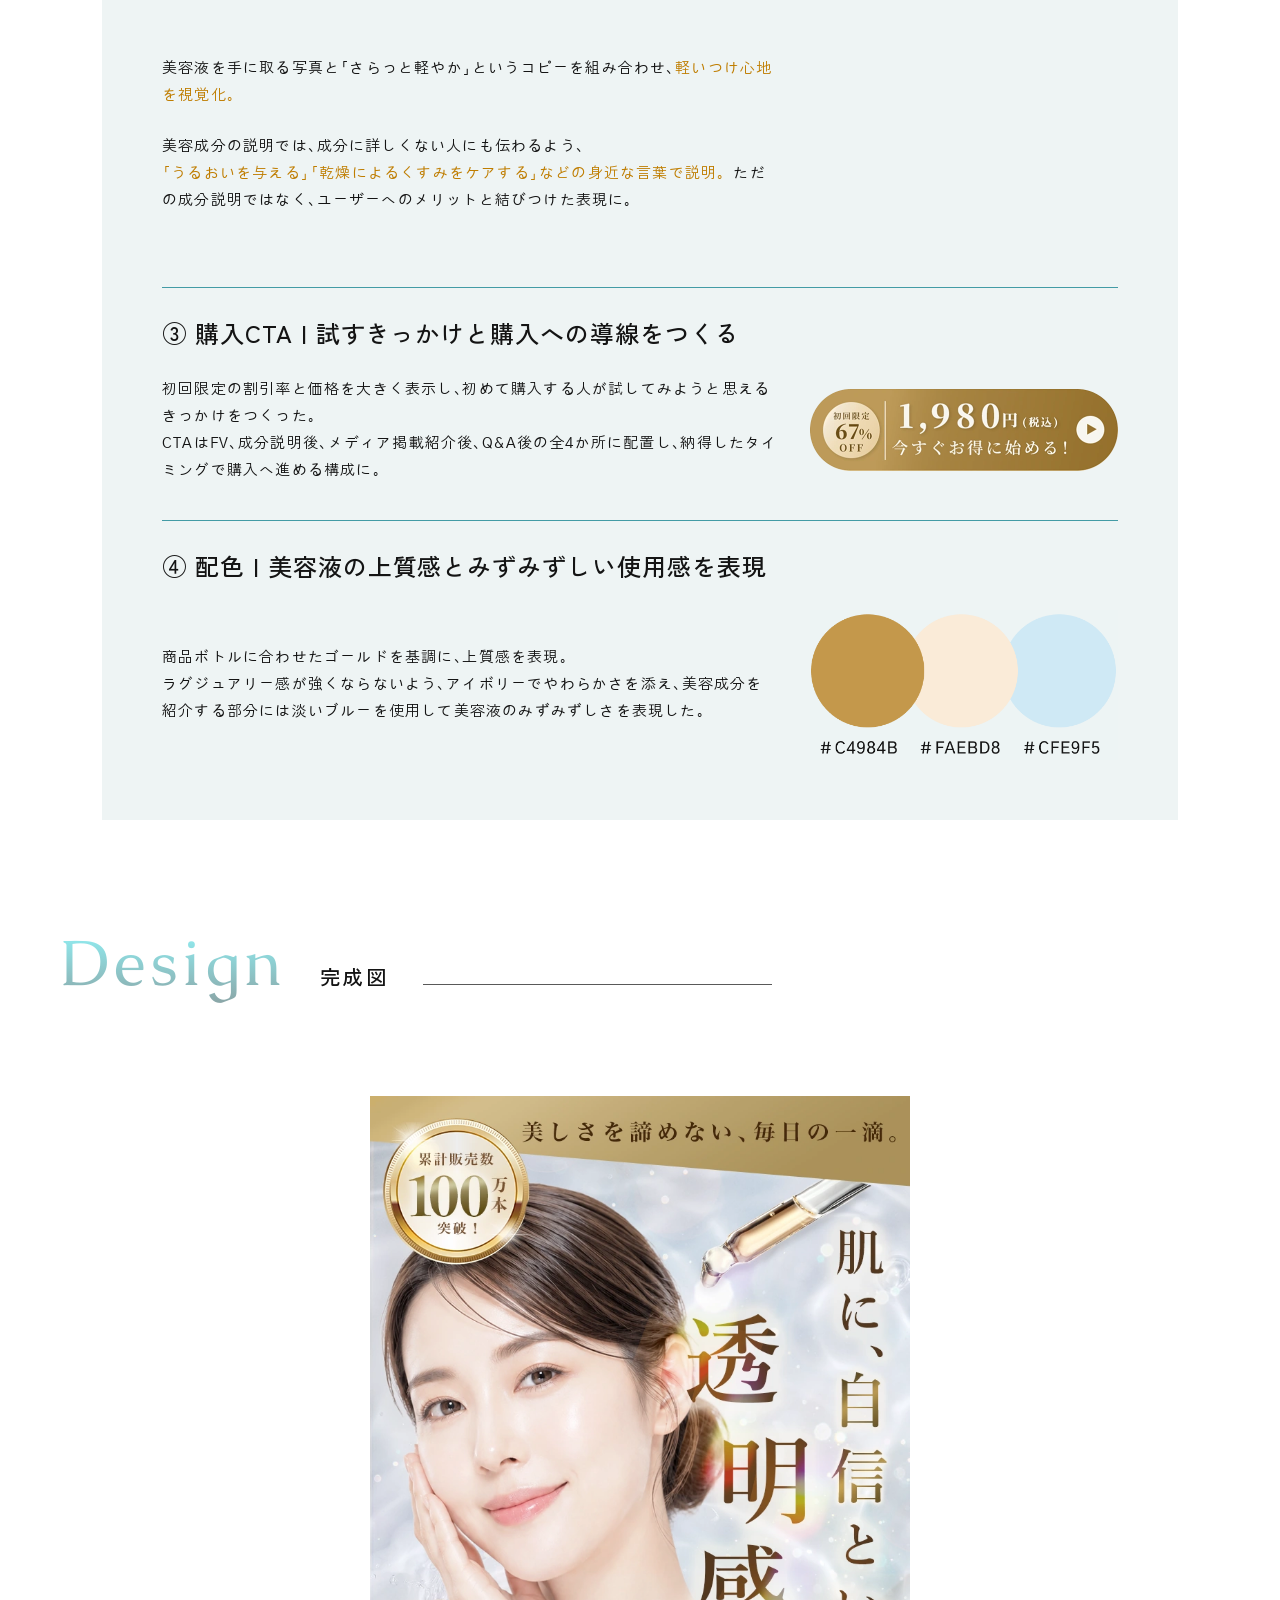
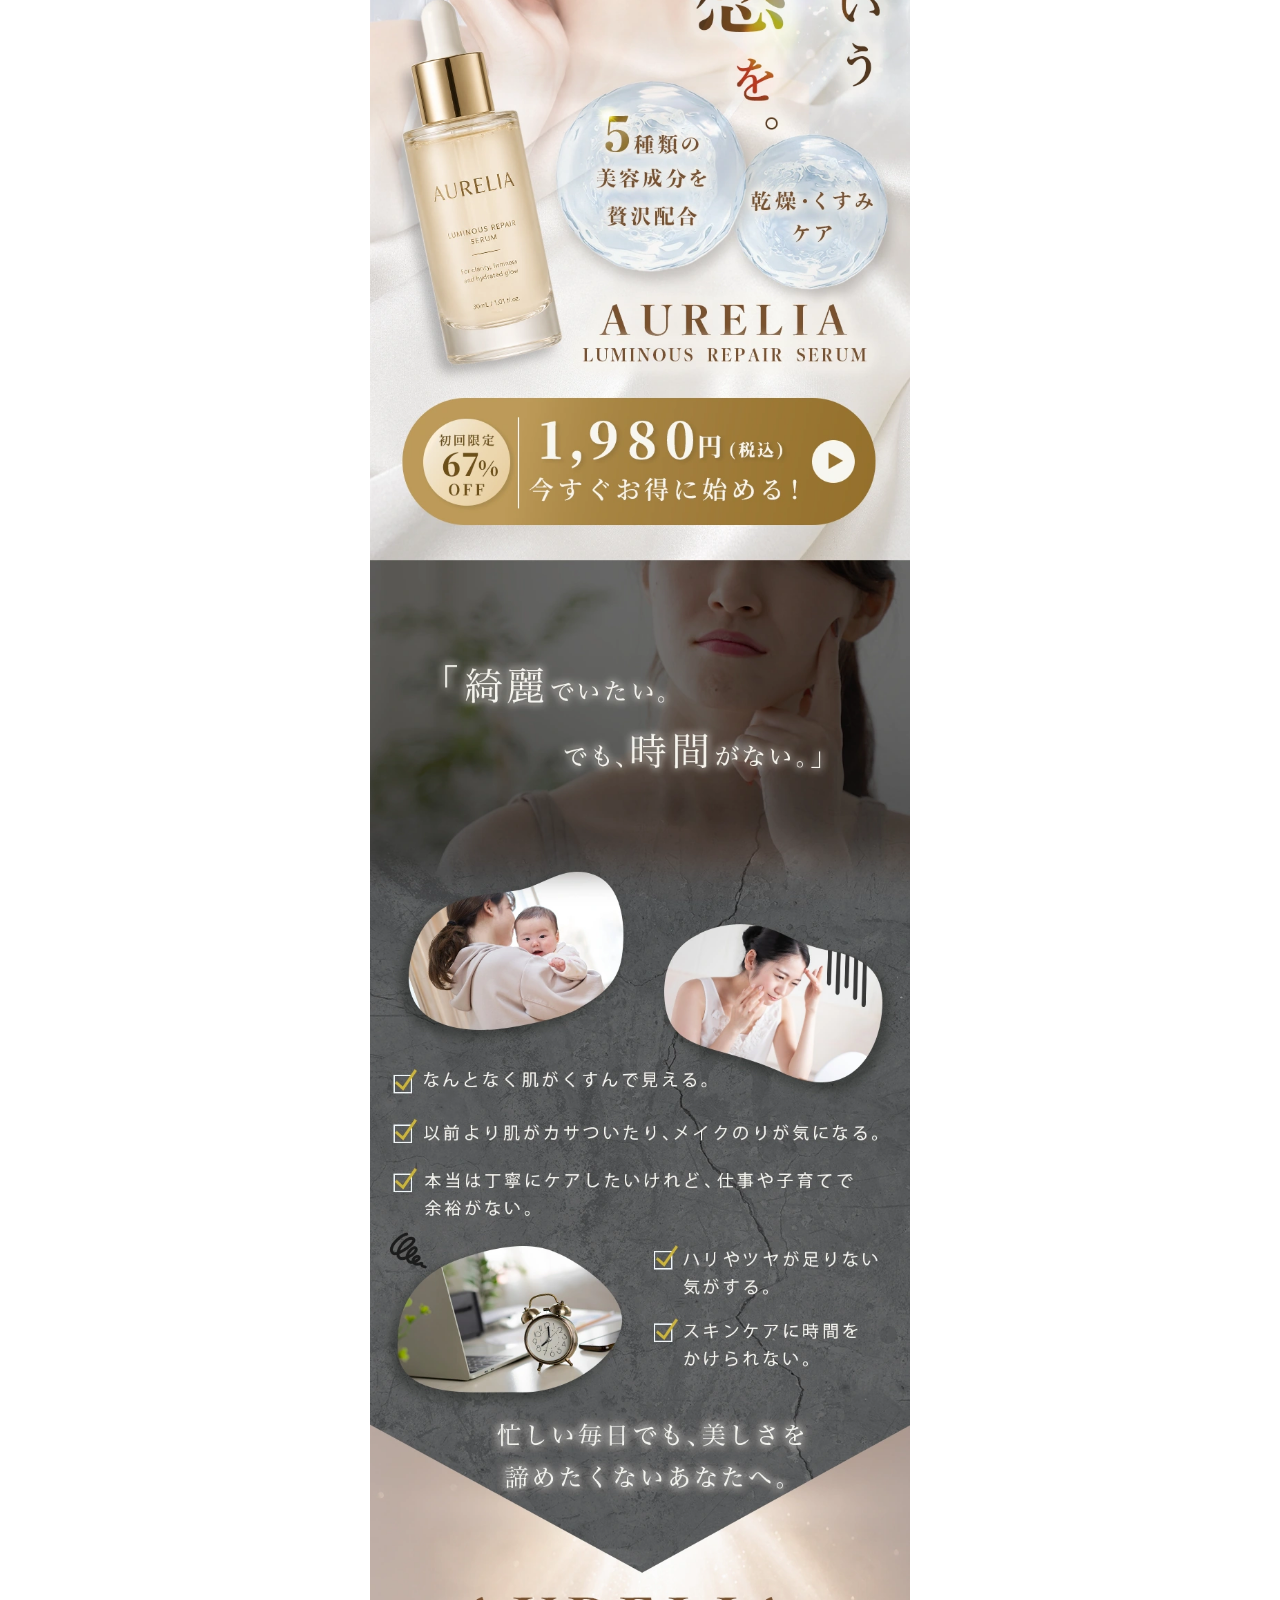
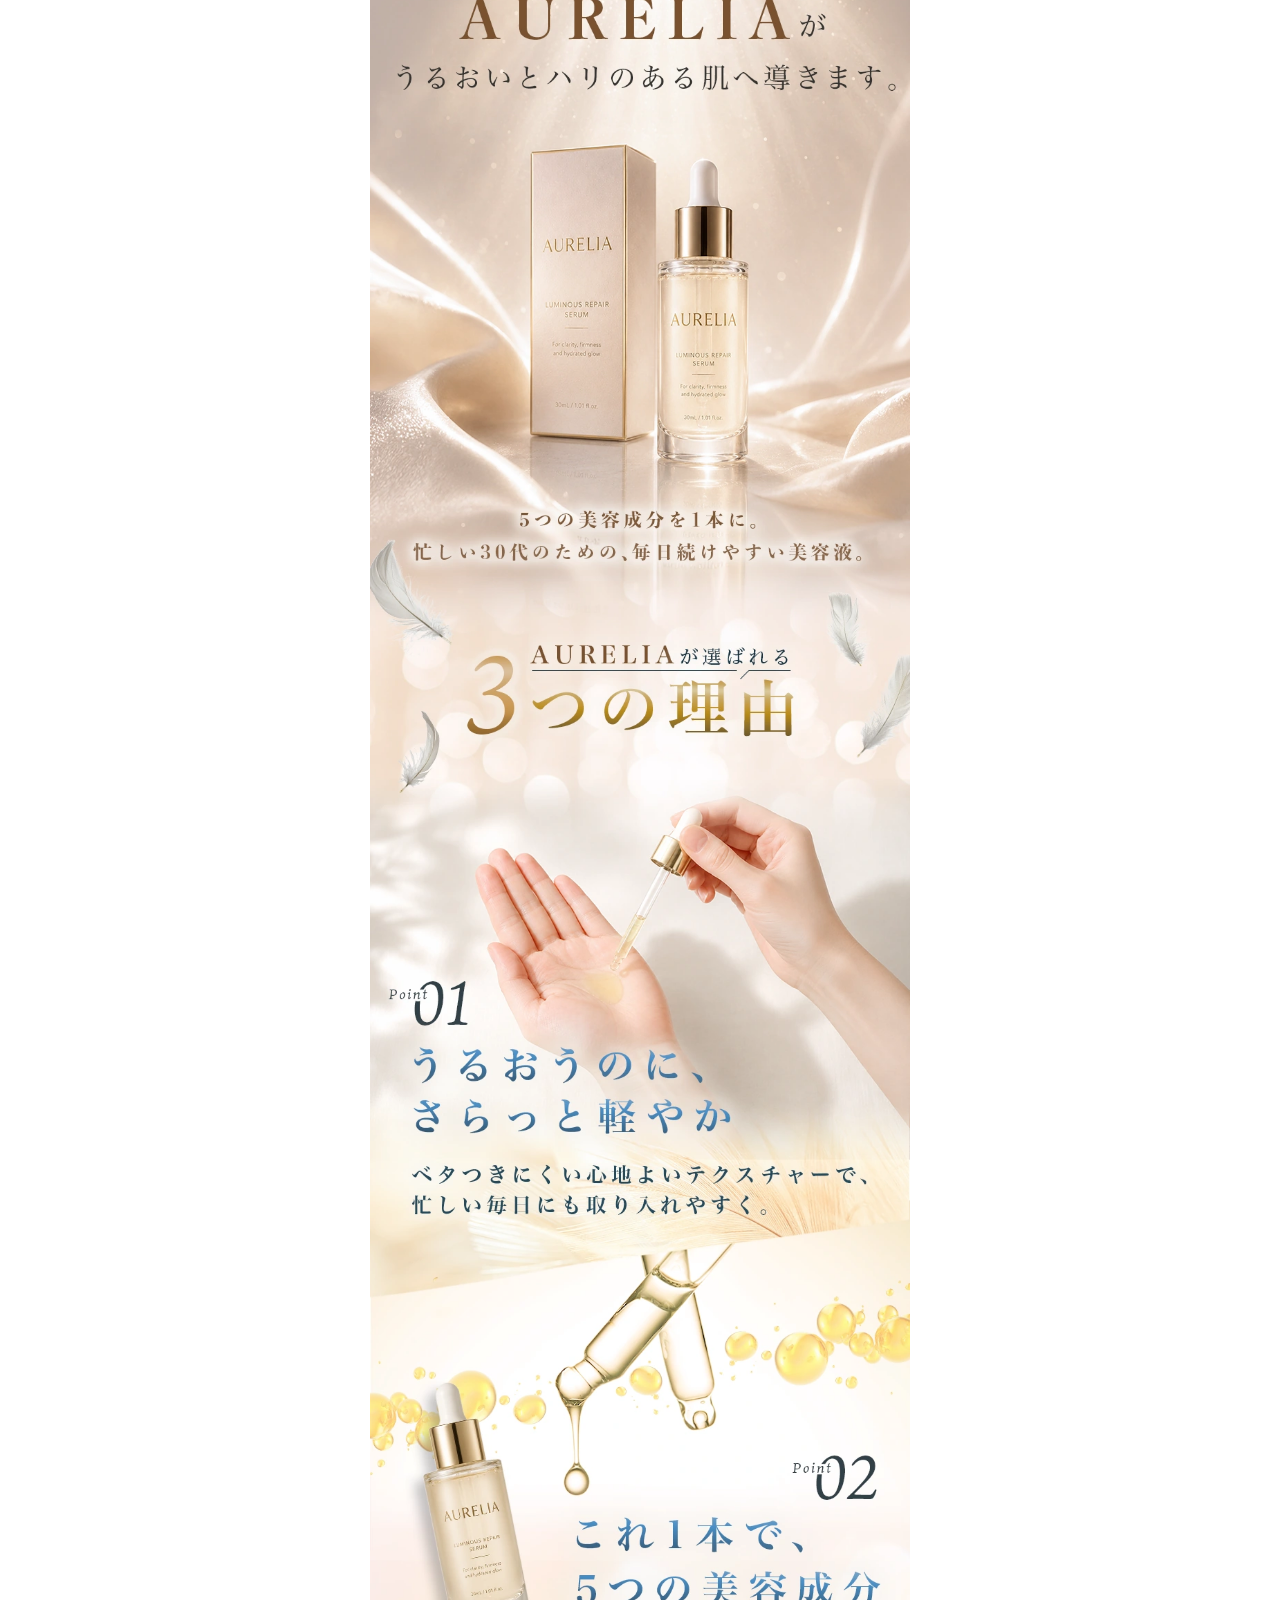
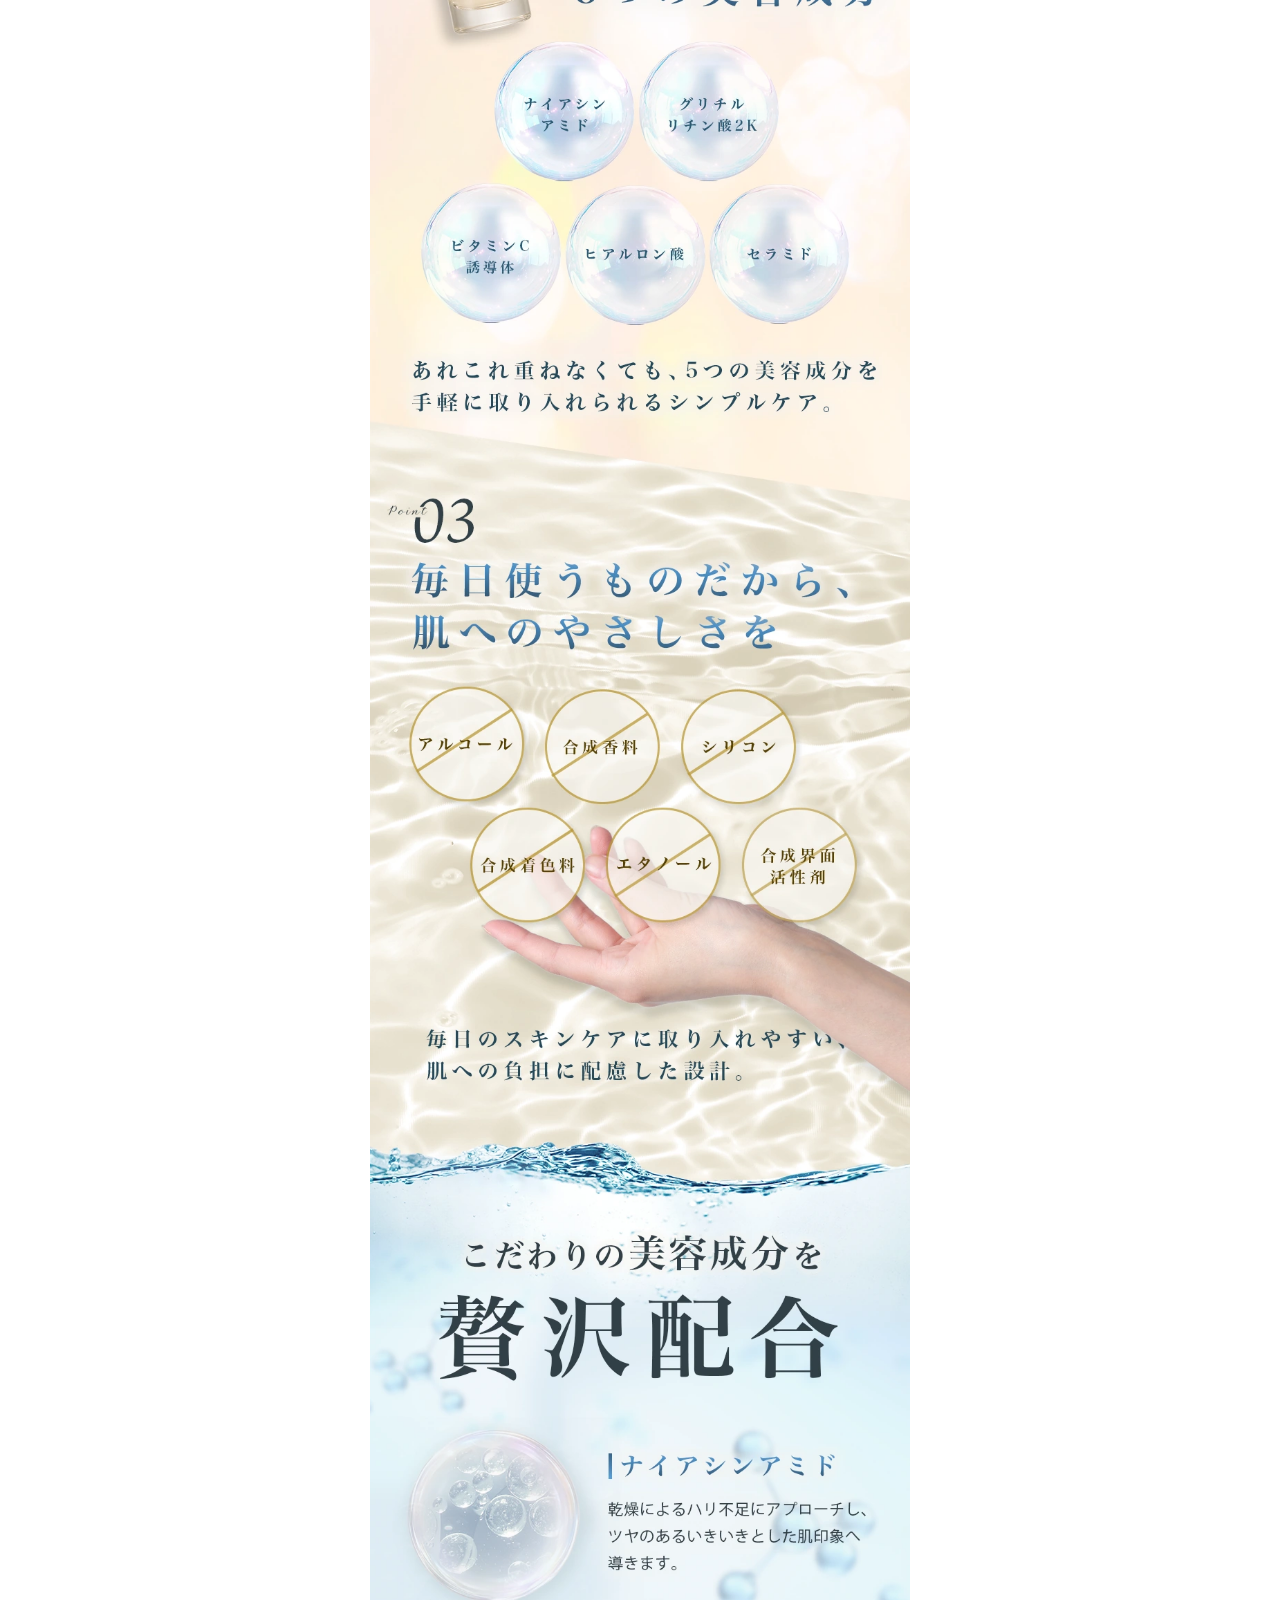
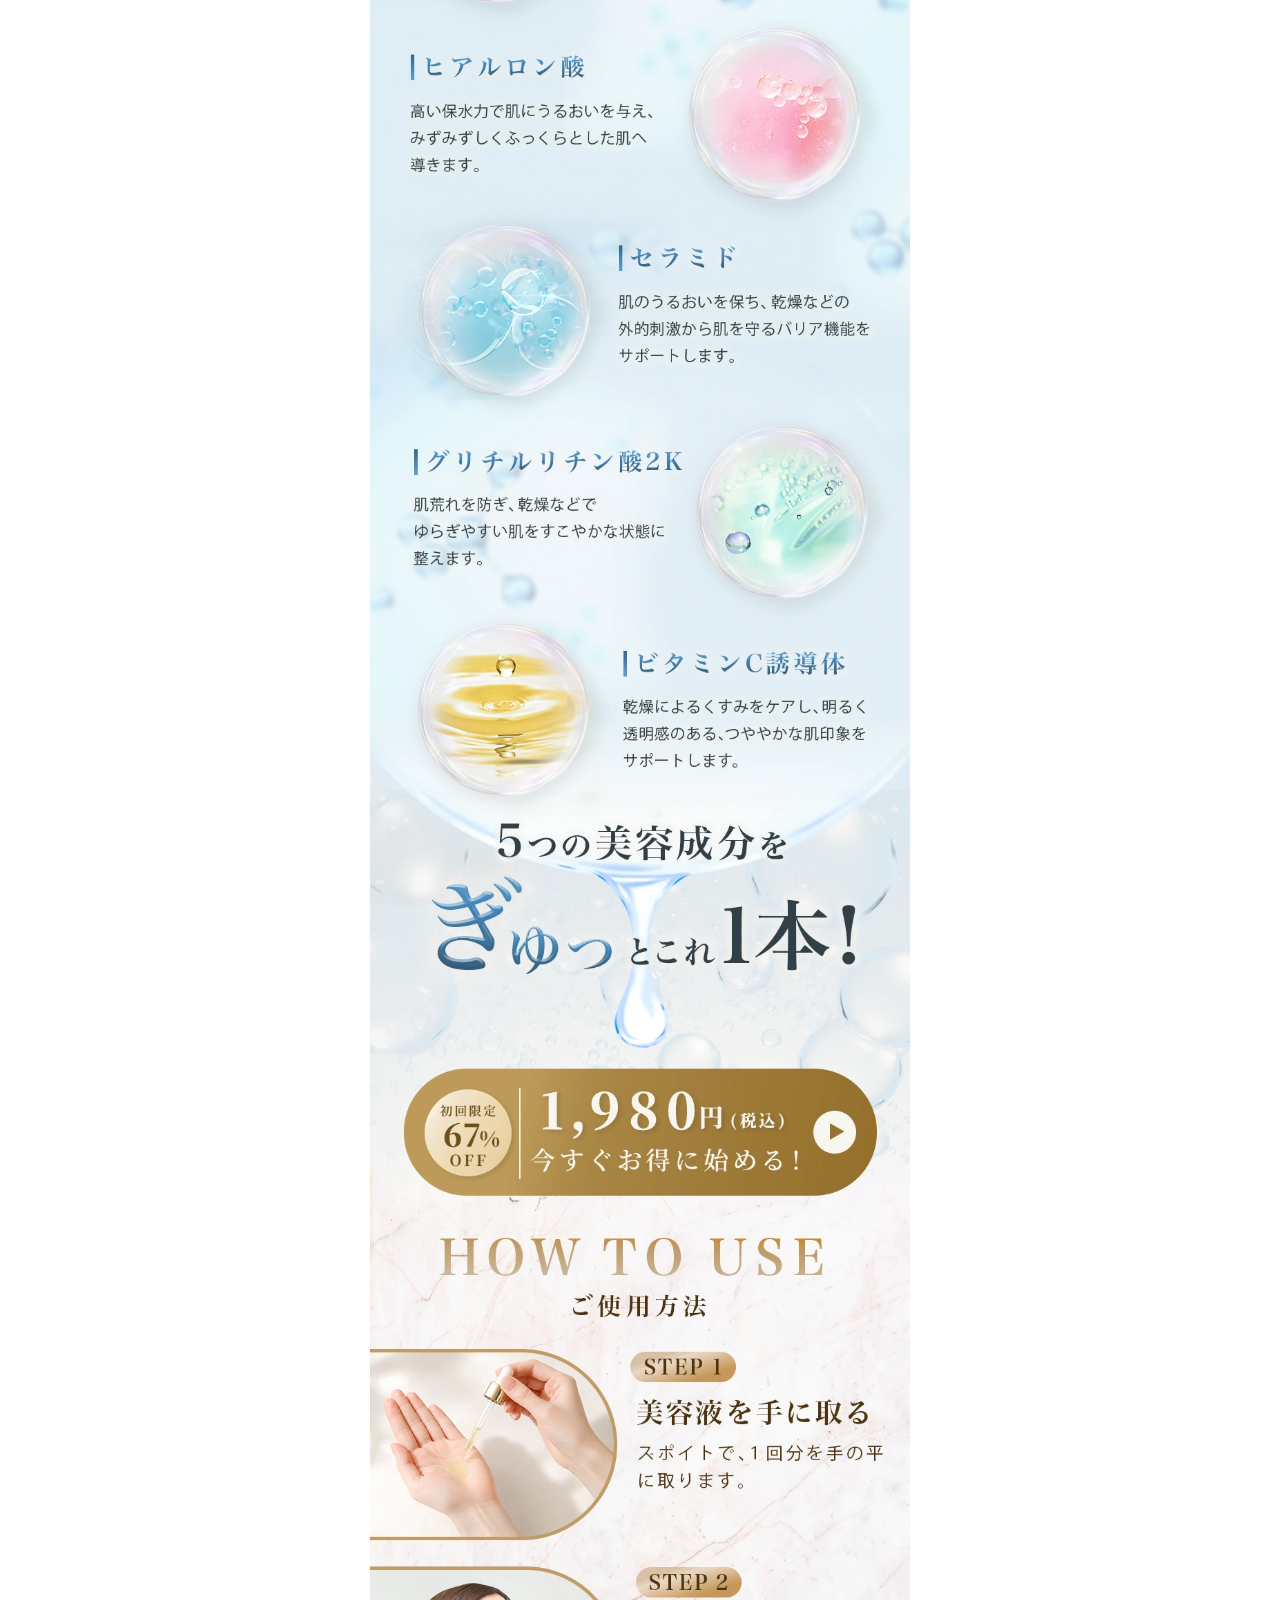
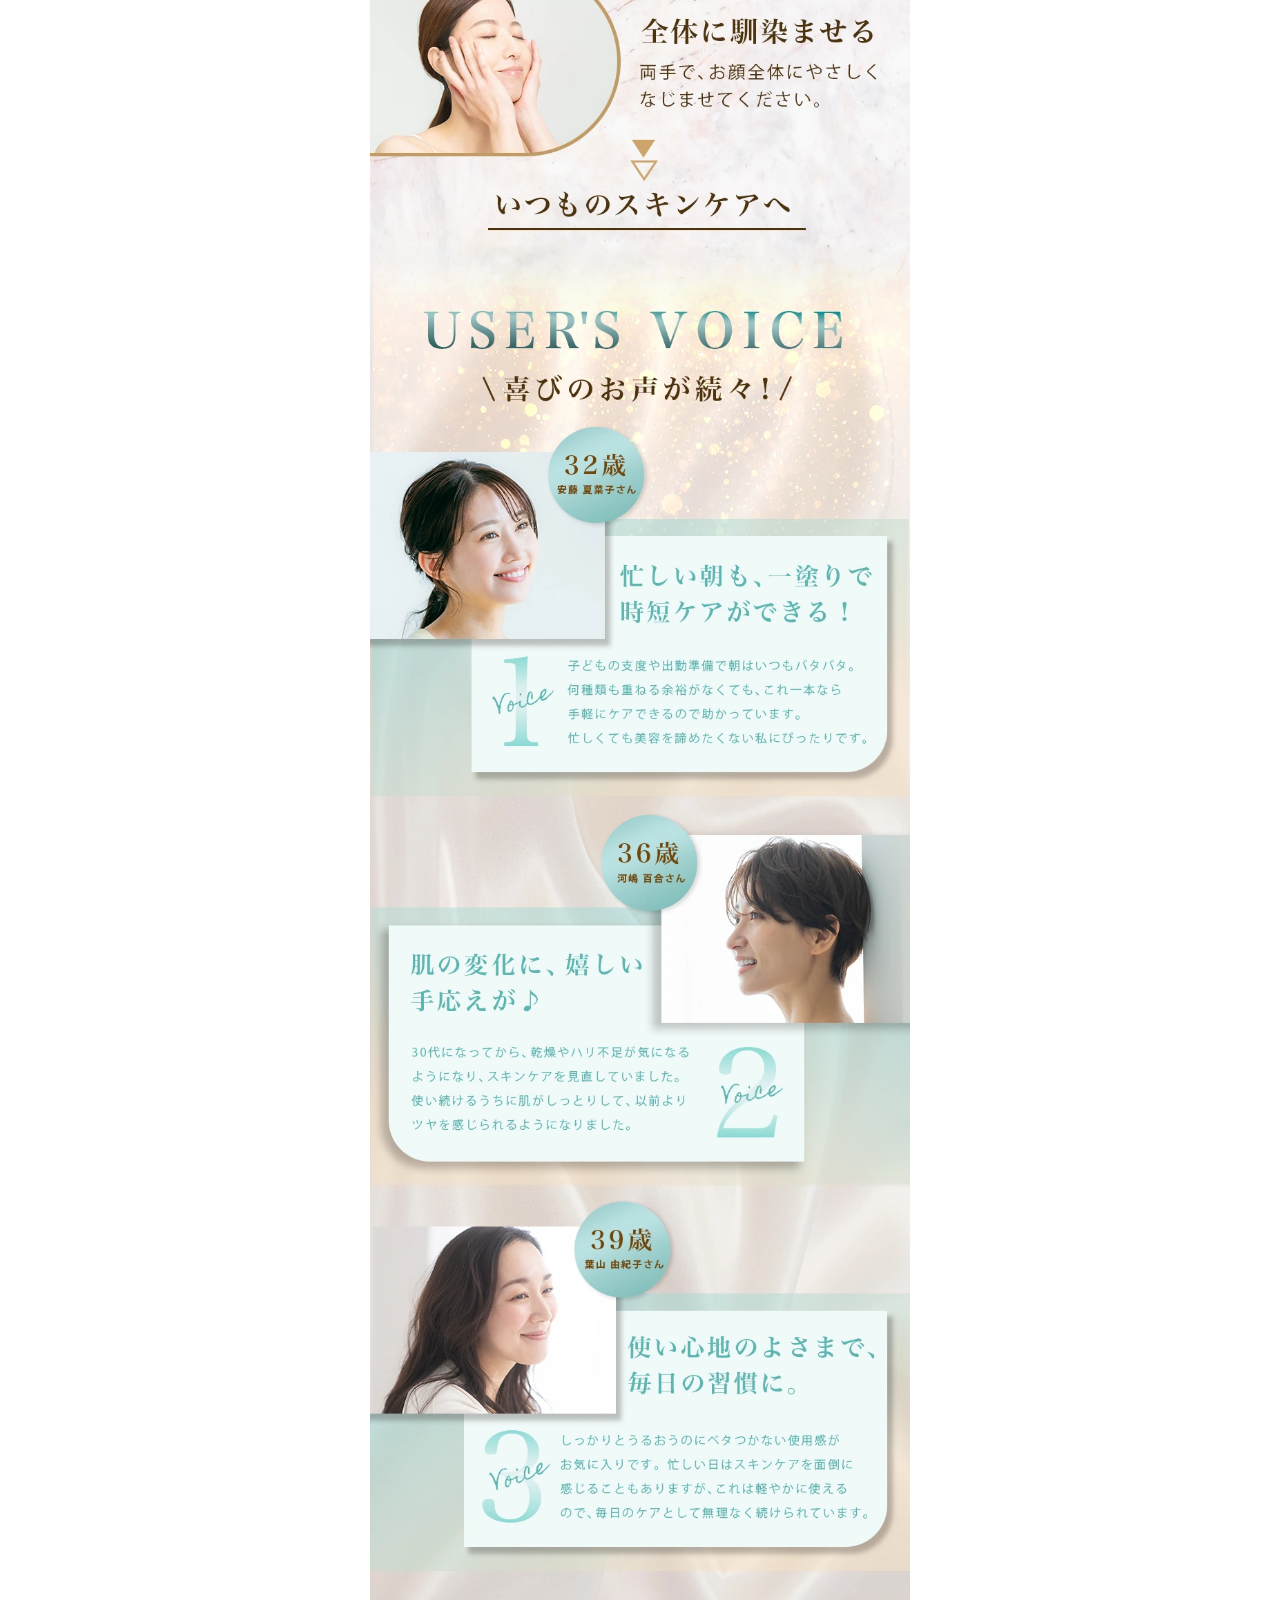
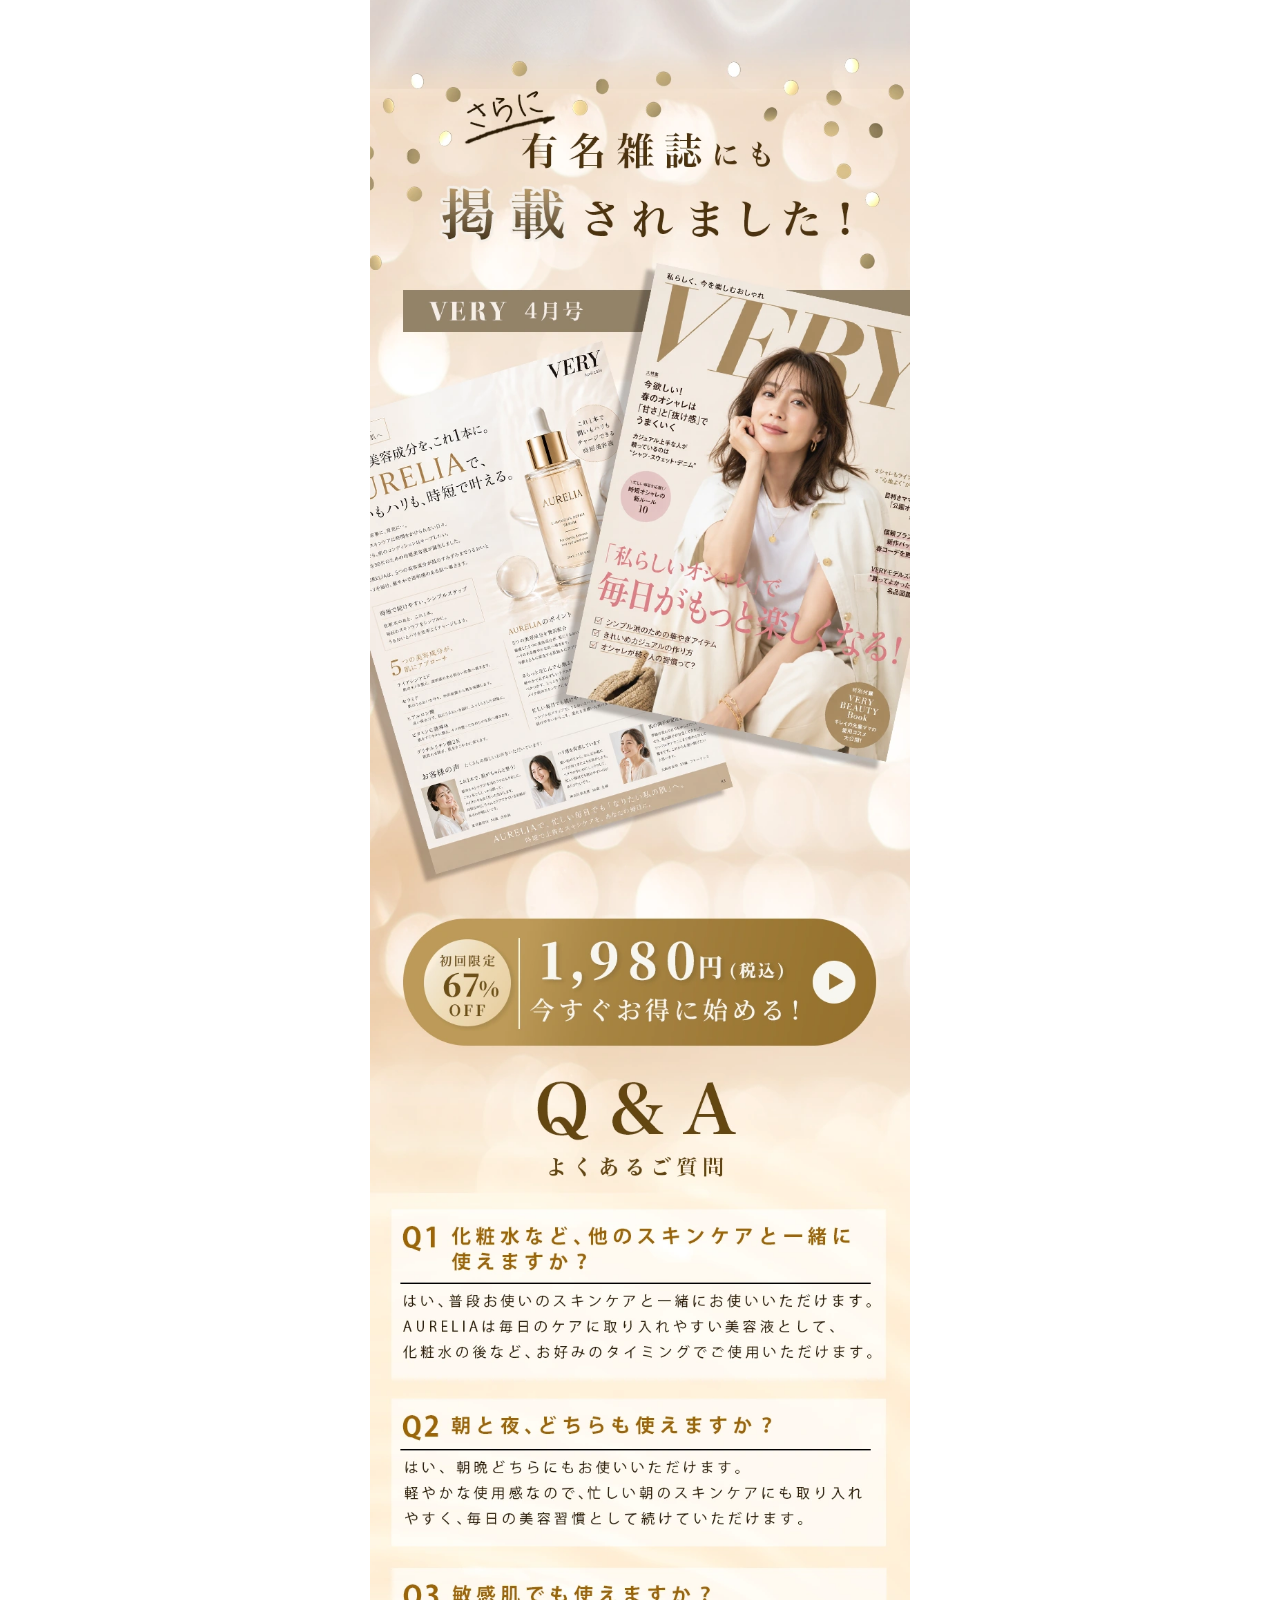
<file: works/aurelia.html>
<!doctype html>
<html lang="ja">
<head>
<meta charset="utf-8"><meta name="viewport" content="width=device-width,initial-scale=1"><meta name="color-scheme" content="light"><title>AURELIA | ema ishikawa</title><meta name="description" content="AURELIAの制作過程。制作目的、ターゲット、情報設計、デザインのポイントをご紹介します。"><link rel="icon" href="../favicon.svg" type="image/svg+xml"><link rel="stylesheet" href="../css/fonts.css"><link rel="stylesheet" href="../css/style.css?v=comma-verified-20261028"><link rel="stylesheet" href="../css/aurelia-fixes.css?v=cta-responsive-20261028"><script src="../js/main.js" defer></script>
<link rel="stylesheet" href="../css/process-diagrams.css?v=flow-gap-lines-20261110"><script src="../js/process-diagrams.js?v=flow-gap-lines-20261110" defer></script>
</head>
<body class="detail aurelia-page" id="top">
<a class="skip-link" href="#main">本文へ移動</a>
<header class="site-header">
<a class="wordmark" href="../index.html">ema ishikawa</a><button class="menu-toggle" type="button" aria-expanded="false" aria-controls="primary-nav"><span></span><span></span><span class="visually-hidden">メニューを開く</span></button>
<nav class="header-nav" id="primary-nav" aria-label="メインナビゲーション">
<a href="../index.html#top">Top</a><a href="../index.html#works">Works</a><a href="../index.html#about">About</a><a href="../index.html#skill">Skill</a>
</nav>
</header>
<main id="main">
<h1 class="section-title"><span>Process</span><small>制作過程</small></h1>
<div class="process-stack">
<section class="project-intro">
<div>
<h2>AURELIA</h2>
<div class="tags">
<span>LPデザイン</span><span>自主制作/架空案件</span>
</div>
<div class="intro-facts">
<p>制作期間 | 4週間</p><p>担当範囲 | 情報設計<span class="jp-comma">、</span>デザイン</p><p>使用ツール | Photoshop</p>
</div>
<a class="solid-button" href="#design">デザイン全体を見る <span aria-hidden="true">↓</span></a>
</div>
<img src="../assets/web/aurelia-cover-2x-7a60456640.webp" width="515" height="300" alt="AURELIAのLP画像4枚を斜めに並べた設計書の表紙" loading="eager" decoding="async" fetchpriority="high">
</section>
<section class="process-card ">
<h2 class="card-title">01 | プロジェクト概要</h2><h3>AURELIAの特徴</h3><p>仕事や子育てに忙しいけれど<span class="jp-comma">、</span><em>美容には手を抜きたくない肌悩みを感じ始めた30代女性</em>向け美容液。<br>1本に5種類の美容成分を配合し<span class="jp-comma">、</span>軽い付け心地が特徴。</p><h3>制作内容</h3><p>架空商品「AURELIA」のLPデザインを制作。<br>仕事や子育てに忙しい女性に商品の魅力を伝え<span class="jp-comma">、</span>日々のケアに取り入れるイメージを持ってもらい<br class="pc-break">商品の理解と初回購入に繋げることを目的としました。</p>
</section>
<section class="process-card ">
<h2 class="card-title">02 | 目的・想定される課題</h2><h3>目的</h3><p class="purpose">商品の初回購入に繋げる。</p><h3>想定される課題</h3>
<ul>
<li>時間のない中でもしっかりとケアができるのか。</li><li>忙しい毎日のケアに<span class="jp-comma">、</span>どう取り入れられるかイメージしにくい。</li><li>美容成分の名前だけでは<span class="jp-comma">、</span>自分の肌悩みに合う商品なのかが判断がしにくい。</li>
</ul>
</section>
<section class="process-card persona-section">
<h2 class="card-title">03 | ターゲット</h2><h3>ペルソナ（想定）</h3>
<div class="persona">
<dl>
<div>
<dt>【暮らし】</dt><dd>現在<span class="jp-comma">、</span>夫（36歳）<span class="jp-comma jp-comma-after-close">、</span>長男（4歳）との3人暮らし。仕事はフルタイムでの勤務をしており<span class="jp-comma">、</span>夫婦共働き。仕事と家事に追われ<span class="jp-comma">、</span>自分のスキンケアにゆっくりと時間をかけにくい。最近<span class="jp-comma">、</span>乾燥やハリ不足などの肌の変化が気になり始めた。</dd>
</div>
<div>
<dt>【求めること】</dt><dd>毎日のケアに無理なく取り入れられ<span class="jp-comma">、</span>気になる肌悩みに合った美容液を選びたい。配合成分に加え<span class="jp-comma">、</span>ベタつきにくい軽い付け心地を重視。成分の特徴や使い方を理解した上で上質なスキンケアを試してみたい。</dd>
</div>
<div>
<dt>【不安要素】</dt><dd>普段使用しているスキンケアより価格が高いため<span class="jp-comma">、</span>商品を購入して失敗したくない。忙しい毎日の中での今のケアにどう取り入れられるのかが気になる。自分の肌に合うか<span class="jp-comma">、</span>刺激を感じないか等の不安を感じる。</dd>
</div>
</dl>
<figure>
<img src="../assets/web/aurelia-8.webp" width="398" height="472" alt="松永 沙織のペルソナイラスト" class="" loading="lazy" decoding="async"><figcaption><strong>松永 沙織</strong><span>性別：女性</span><span>年齢：34歳</span><span>家族構成：夫（36歳）<span class="jp-comma jp-comma-after-close">、</span>長男（4歳）との3人暮らし</span></figcaption>
</figure>
</div>
</section>
<section class="process-card ">
<h2 class="card-title">04 | 訴求内容</h2><h3>伝える商品の魅力</h3><p>肌悩みが気になり始めても<span class="jp-comma">、</span>スキンケアに手間をかけにくいという女性に向けて<span class="jp-comma">、</span>1本に5つの美容成分が配合されていることを訴求。複数の成分を短時間で取り入れたいという希望に応える。さらに<span class="jp-comma">、</span>軽い付け心地を伝えることで<span class="jp-comma">、</span>成分だけではわからない使用感を補い<span class="jp-comma">、</span>毎日のケアに取り入れるイメージを持ってもらう。</p><h3>訴求方針</h3><p>肌悩みの共感から入り<span class="jp-comma">、</span>商品を自分ごととして捉えてもらう。<br>配合の特徴と付け心地を説明し<span class="jp-comma">、</span>忙しい毎日にも取り入れやすい美容液だと感じてもらう。</p>
</section>
<section class="process-card ">
<h2 class="card-title">05 | ユーザーフロー</h2><p class="lead">ユーザーの検討段階に応じた心理や行動を想定し<span class="jp-comma">、</span>興味喚起から商品理解・信頼形成を経て<span class="jp-comma">、</span>初回購入へとつながる情報設計を行った。</p>
<div class="flow" aria-label="ユーザーフロー">
<div class="flow-head">
<span></span><span>セクション</span><span>ユーザー心理</span><span>ユーザーの行動</span>
</div>
<ol>
<li><span class="flow-number">01</span>
<div class="flow-section">
<small>セクション</small>FV
</div>
<div class="flow-mind">
<small>ユーザー心理</small>どんな美容液？<br>私の肌に合いそう？
</div>
<div class="flow-action">
<small>ユーザーの行動</small><span class="jp-text-run">商品の概要を確認し<span class="jp-comma">、</span>内容を読み進める。
</span></div>
</li><li><span class="flow-number">02</span>
<div class="flow-section">
<small>セクション</small>お悩み
</div>
<div class="flow-mind">
<small>ユーザー心理</small>私もこの悩みがある。
</div>
<div class="flow-action">
<small>ユーザーの行動</small>自分の肌悩みと照らし合わせる。
</div>
</li><li><span class="flow-number">03</span>
<div class="flow-section">
<small>セクション</small>選ばれる3つの理由/<br>配合美容成分の紹介
</div>
<div class="flow-mind">
<small>ユーザー心理</small>私の肌悩みに合う成分は？<br>使い心地はどう？
</div>
<div class="flow-action">
<small>ユーザーの行動</small><span class="jp-text-run">成分の特徴や配合目的<span class="jp-comma">、</span>使用感について確認する。
</span></div>
</li><li><span class="flow-number">04</span>
<div class="flow-section">
<small>セクション</small>使い方
</div>
<div class="flow-mind">
<small>ユーザー心理</small>時間のない中でも毎日使用できる？
</div>
<div class="flow-action">
<small>ユーザーの行動</small>普段のケアに取り入れられるか考える。
</div>
</li><li><span class="flow-number">05</span>
<div class="flow-section">
<small>セクション</small>お客様の声/<br>メディア掲載紹介
</div>
<div class="flow-mind">
<small>ユーザー心理</small>実際に使用した人の感想は？信用できる？
</div>
<div class="flow-action">
<small>ユーザーの行動</small>実際の声や掲載情報を判断材料として読む。
</div>
</li><li><span class="flow-number">06</span>
<div class="flow-section">
<small>セクション</small>Q&amp;A
</div>
<div class="flow-mind">
<small>ユーザー心理</small><span class="jp-text-run">気になる点を確認して<span class="jp-comma">、</span>納得してから購入したい。
</span></div>
<div class="flow-action">
<small>ユーザーの行動</small>気になる疑問への回答を確認する。
</div>
</li>
</ol>
</div>
<p class="flow-cta">CTAはページ内に複数配置し<span class="jp-comma">、</span>納得したタイミングで購入へ進める構成に</p>
</section>
<section class="process-card ">
<h2 class="card-title">06 | デザインのPOINT</h2>
<section class="point">
<h3>① FV | 理想の肌と商品の特徴を伝える</h3>
<div class="point-columns">
<div>
<p>目指したい肌のイメージと<span class="jp-comma">、</span>商品の特徴をひと目で伝えることを意識した。<br>人物写真とキャッチコピーで関心を引き<span class="jp-comma">、</span>商品ボトルの近くには配合成分やケアの対象をまとめた。</p><p class="point-note">商品の特徴を透明感のある球体の中に記載することで<span class="jp-comma">、</span>使用後のみずみずしさをイメージさせる。</p>
</div>
<div class="annotated-preview annotated-fv"><picture><source media="(max-width:767px)" srcset="../assets/Process%20-%20AURELIA/POINT1%20(Other%20than%20HP).png?v=39ce755d96" width="426" height="610"><img src="../assets/Process - AURELIA/POINT1.png" width="847" height="610" alt="人物・美容液・特徴をまとめたファーストビュー" loading="lazy" decoding="async"></picture></div>
</div>
</section>
<section class="point">
<h3>② 美容成分 | 成分の働きを<span class="jp-comma">、</span>肌へのメリットと結びつけて伝える</h3>
<div class="point-columns ingredient-pairs">
<div class="ingredient-copy">
<p>美容液を手に取る写真と「さらっと軽やか」というコピーを組み合わせ<span class="jp-comma">、</span><span class="ingredient-emphasis">軽いつけ心地を視覚化。</span></p><p>美容成分の説明では<span class="jp-comma">、</span>成分に詳しくない人にも伝わるよう<span class="jp-comma">、</span><br><span class="ingredient-emphasis">「うるおいを与える」「乾燥によるくすみをケアする」などの身近な言葉で説明。</span>ただの成分説明ではなく<span class="jp-comma">、</span>ユーザーへのメリットと結びつけた表現に。</p>
</div>
<div class="point-image-stack">
<div class="annotated-preview annotated-feel"><picture><source media="(max-width:767px)" srcset="../assets/Process%20-%20AURELIA/POINT2-1%20(Other%20than%20HP).png?v=cdc91df61e" width="392" height="292"><img src="../assets/Process - AURELIA/POINT2-1.png" width="782" height="292" alt="うるおうのに、さらっと軽やかという使用感の紹介" loading="lazy" decoding="async"></picture></div><div class="annotated-preview annotated-ingredient"><picture><source media="(max-width:767px)" srcset="../assets/Process%20-%20AURELIA/POINT2-2%20(Other%20than%20HP).png?v=15d35db5f5" width="536" height="218"><img src="../assets/Process - AURELIA/POINT2-2.png" width="746" height="218" alt="ナイアシンアミドの肌へのメリットを説明する部分" loading="lazy" decoding="async"></picture></div>
</div>
</div>
</section>
<section class="point">
<h3>③ 購入CTA | 試すきっかけと購入への導線をつくる</h3>
<div class="point-columns">
<div>
<p>初回限定の割引率と価格を大きく表示し<span class="jp-comma">、</span>初めて購入する人が試してみようと思えるきっかけをつくった。<br>CTAはFV<span class="jp-comma">、</span>成分説明後<span class="jp-comma">、</span>メディア掲載紹介後<span class="jp-comma">、</span>Q&amp;A後の全4か所に配置し<span class="jp-comma">、</span>納得したタイミングで購入へ進める構成に。</p>
</div>
<img src="../assets/web/aurelia-7.webp" width="614" height="164" alt="初回限定67%OFF、1,980円の購入CTA" class="point-cta-image" loading="lazy" decoding="async">
</div>
</section>
<section class="point">
<h3>④ 配色 | 美容液の上質感とみずみずしい使用感を表現</h3>
<div class="point-columns">
<div>
<p>商品ボトルに合わせたゴールドを基調に<span class="jp-comma">、</span>上質感を表現。<br>ラグジュアリー感が強くならないよう<span class="jp-comma">、</span>アイボリーでやわらかさを添え<span class="jp-comma">、</span>美容成分を紹介する部分には淡いブルーを使用して美容液のみずみずしさを表現した。</p>
</div>
<div class="palette"><img src="../assets/Process - AURELIA/color.png?v=53f8565feb" class="palette-diagram" width="566" height="276" alt="重ねた配色の円：#C4984B、#FAEBD8、#CFE9F5" style="width:100%;height:auto" loading="lazy" decoding="async"></div>
</div>
</section>
</section>
</div>
<section class="final-design" id="design">
<h2 class="section-title"><span>Design</span><small>完成図</small></h2>
<div class="lp-full">
<img src="../assets/web/aurelia-0.webp" width="782" height="4202" alt="AURELIA LP完成図 1/4：メインビジュアル・肌の悩み・商品紹介" class="" loading="lazy" decoding="async"><img src="../assets/web/aurelia-lp-2-continuous.webp" width="781" height="4083" alt="AURELIA LP完成図 2/4：選ばれる理由・美容成分の紹介" class="" loading="lazy" decoding="async"><img src="../assets/web/aurelia-lp-3-continuous.webp" width="782" height="4390" alt="AURELIA LP完成図 3/4：美容成分・使い方・お客様の声" class="" loading="lazy" decoding="async"><img src="../assets/web/aurelia-lp-4-continuous.webp" width="782" height="2425" alt="AURELIA LP完成図 4/4：メディア掲載・よくあるご質問" class="" loading="lazy" decoding="async">
</div>
</section>
</main>
<footer class="site-footer">
<a class="footer-brand" href="../index.html"><span>ema ishikawa</span><small>PORTFOLIO</small></a>
<nav aria-label="フッターナビゲーション">
<a href="../index.html#top">Top</a><a href="../index.html#works">Works</a><a href="../index.html#about">About</a><a href="../index.html#skill">Skill</a>
</nav>
</footer>
</body>
</html>
</file>
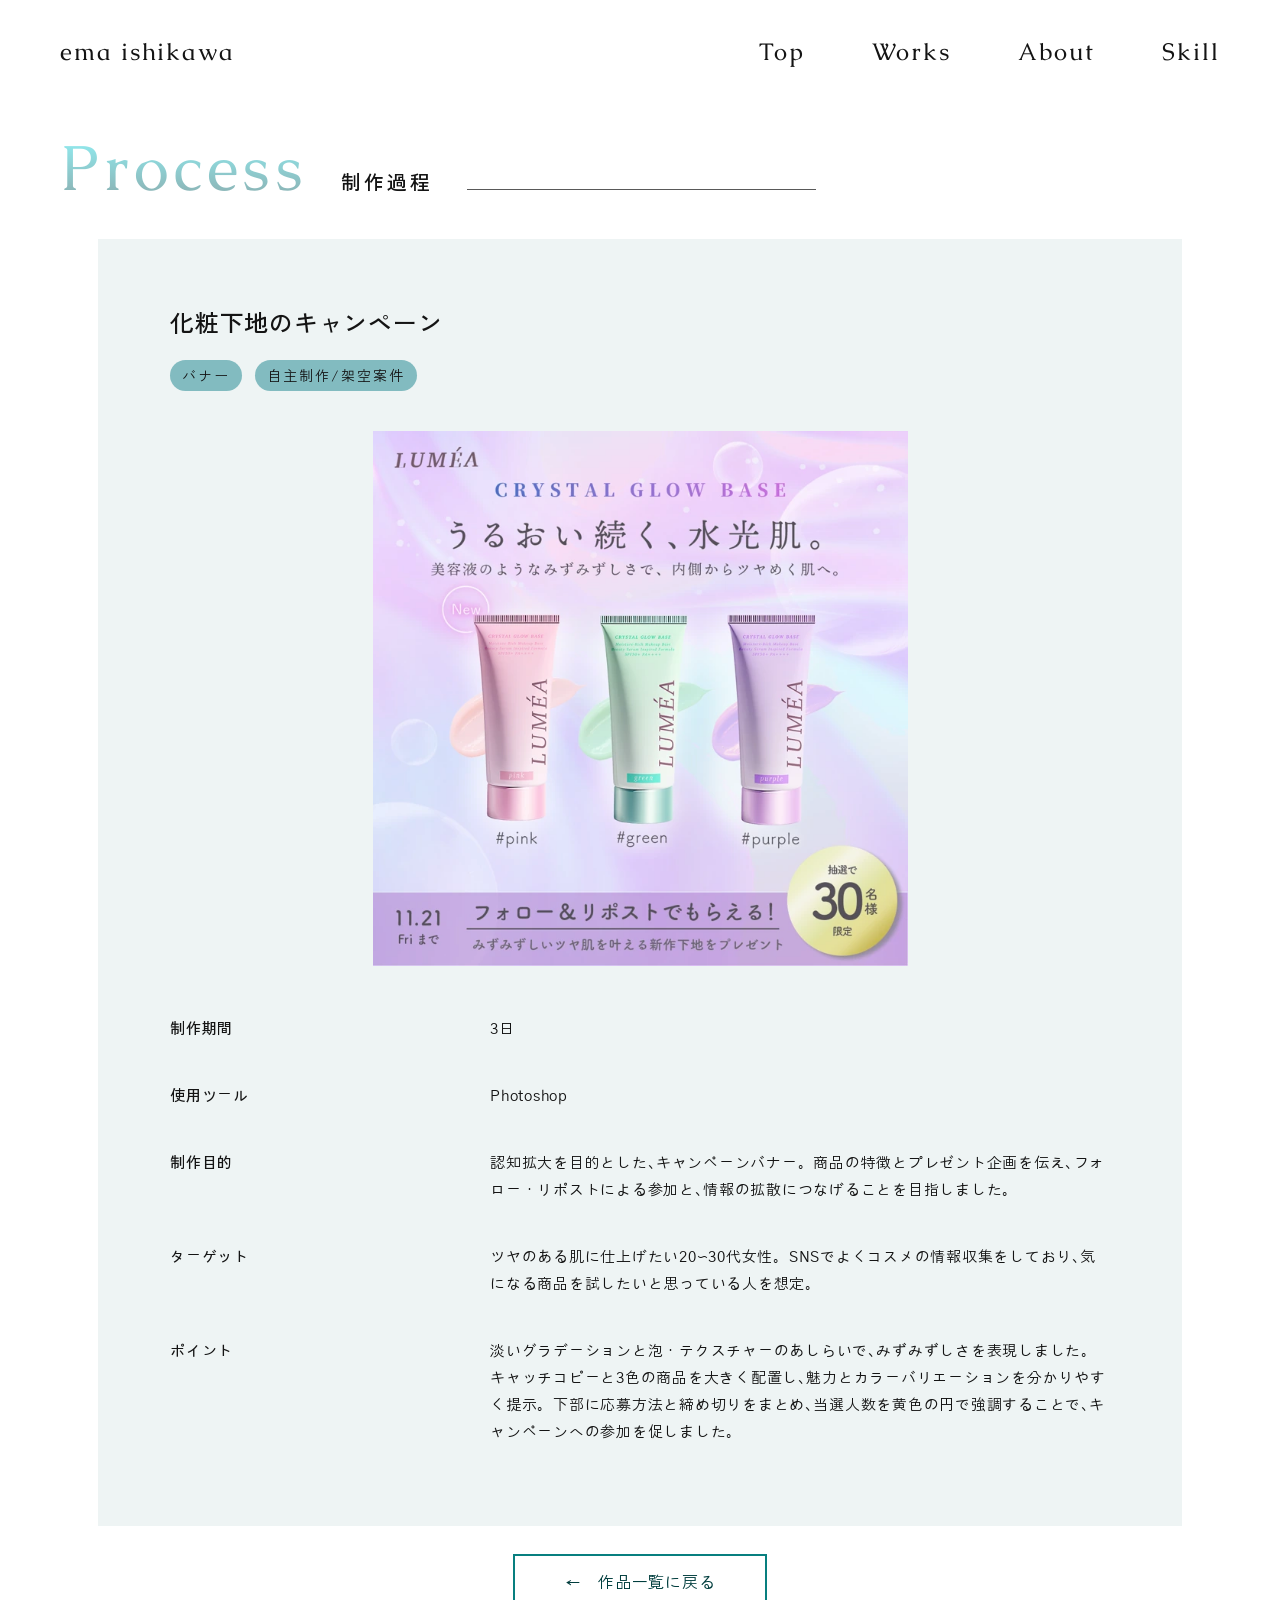
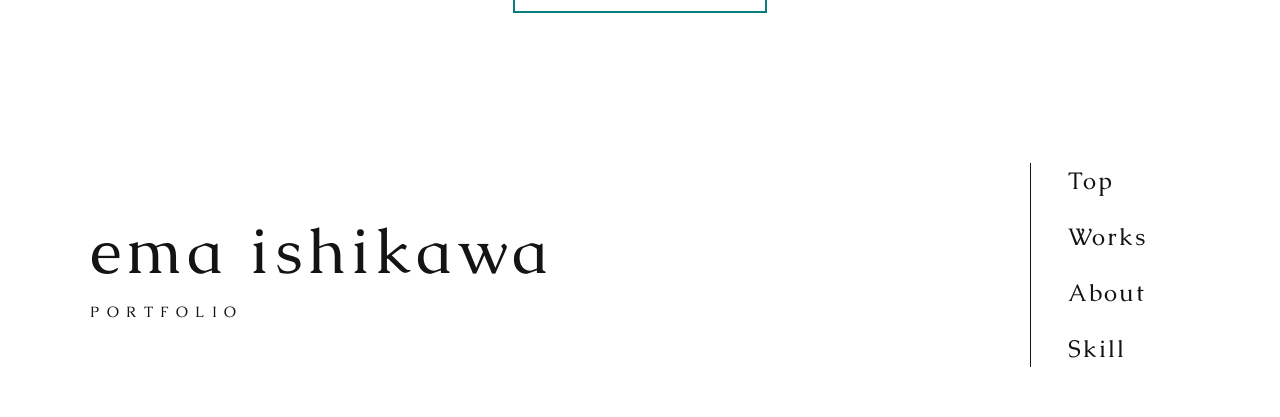
<file: works/banner1.html>
<!doctype html>
<html lang="ja">
<head>
<meta charset="utf-8"><meta name="viewport" content="width=device-width,initial-scale=1"><meta name="color-scheme" content="light"><title>化粧下地のキャンペーン | ema ishikawa</title><meta name="description" content="化粧下地のキャンペーンの制作過程。制作目的、ターゲット、情報設計、デザインのポイントをご紹介します。"><link rel="icon" href="../favicon.svg" type="image/svg+xml"><link rel="stylesheet" href="../css/fonts.css"><link rel="stylesheet" href="../css/style.css?v=comma-verified-20261028"><script src="../js/main.js" defer></script>
</head>
<body class="detail banner-page" id="top">
<a class="skip-link" href="#main">本文へ移動</a>
<header class="site-header">
<a class="wordmark" href="../index.html">ema ishikawa</a><button class="menu-toggle" type="button" aria-expanded="false" aria-controls="primary-nav"><span></span><span></span><span class="visually-hidden">メニューを開く</span></button>
<nav class="header-nav" id="primary-nav" aria-label="メインナビゲーション">
<a href="../index.html#top">Top</a><a href="../index.html#works">Works</a><a href="../index.html#about">About</a><a href="../index.html#skill">Skill</a>
</nav>
</header>
<main id="main">
<h1 class="section-title"><span>Process</span><small>制作過程</small></h1>
<article class="banner-detail">
<h2>化粧下地のキャンペーン</h2>
<div class="tags">
<span>バナー</span><span>自主制作/架空案件</span>
</div>
<img src="../assets/web/top-2.webp" srcset="../assets/web/top-2-700.webp 700w, ../assets/web/top-2.webp 1200w" sizes="(max-width: 767px) 82vw, 530px" width="1200" height="1200" alt="化粧下地のキャンペーンの完成バナー" class="banner-art" loading="eager" decoding="async" fetchpriority="high">
<dl class="project-facts">
<div>
<dt>制作期間</dt><dd>3日</dd>
</div>
<div>
<dt>使用ツール</dt><dd>Photoshop</dd>
</div>
<div>
<dt>制作目的</dt><dd>認知拡大を目的とした<span class="jp-comma">、</span>キャンペーンバナー。商品の特徴とプレゼント企画を伝え<span class="jp-comma">、</span>フォロー・リポストによる参加と<span class="jp-comma">、</span>情報の拡散につなげることを目指しました。</dd>
</div>
<div>
<dt>ターゲット</dt><dd>ツヤのある肌に仕上げたい20〜30代女性。SNSでよくコスメの情報収集をしており<span class="jp-comma">、</span>気になる商品を試したいと思っている人を想定。</dd>
</div>
<div>
<dt>ポイント</dt><dd>淡いグラデーションと泡・テクスチャーのあしらいで<span class="jp-comma">、</span>みずみずしさを表現しました。<br>キャッチコピーと3色の商品を大きく配置し<span class="jp-comma">、</span>魅力とカラーバリエーションを分かりやすく提示。下部に応募方法と締め切りをまとめ<span class="jp-comma">、</span>当選人数を黄色の円で強調することで<span class="jp-comma">、</span>キャンペーンへの参加を促しました。</dd>
</div>
</dl>
</article>
<a class="back-link" href="../index.html#works">←　作品一覧に戻る</a>
</main>
<footer class="site-footer">
<a class="footer-brand" href="../index.html"><span>ema ishikawa</span><small>PORTFOLIO</small></a>
<nav aria-label="フッターナビゲーション">
<a href="../index.html#top">Top</a><a href="../index.html#works">Works</a><a href="../index.html#about">About</a><a href="../index.html#skill">Skill</a>
</nav>
</footer>
</body>
</html>
</file>
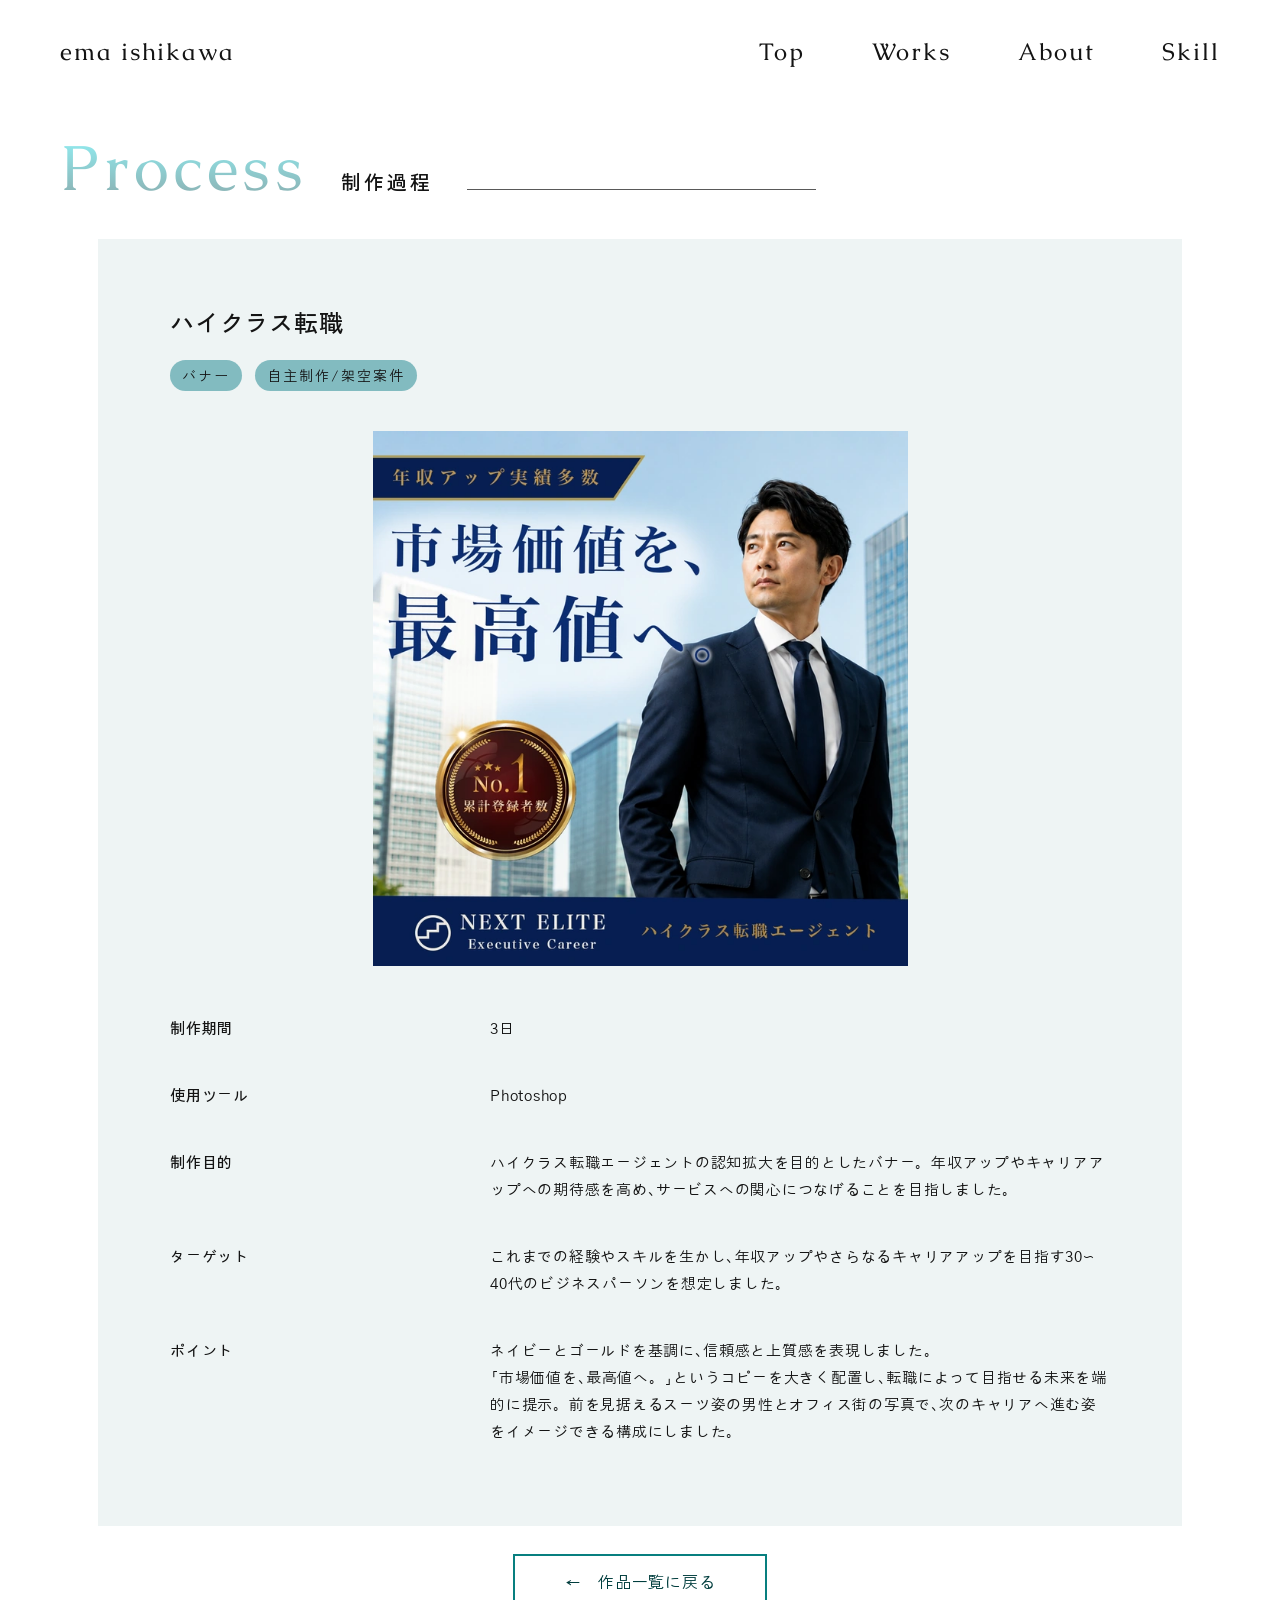
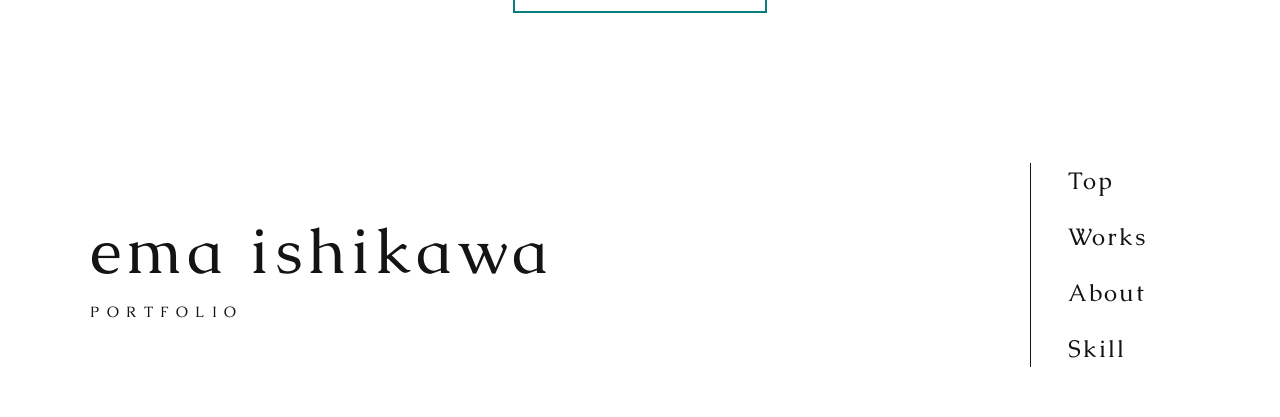
<file: works/banner2.html>
<!doctype html>
<html lang="ja">
<head>
<meta charset="utf-8"><meta name="viewport" content="width=device-width,initial-scale=1"><meta name="color-scheme" content="light"><title>ハイクラス転職 | ema ishikawa</title><meta name="description" content="ハイクラス転職の制作過程。制作目的、ターゲット、情報設計、デザインのポイントをご紹介します。"><link rel="icon" href="../favicon.svg" type="image/svg+xml"><link rel="stylesheet" href="../css/fonts.css"><link rel="stylesheet" href="../css/style.css?v=comma-verified-20261028"><script src="../js/main.js" defer></script>
</head>
<body class="detail banner-page" id="top">
<a class="skip-link" href="#main">本文へ移動</a>
<header class="site-header">
<a class="wordmark" href="../index.html">ema ishikawa</a><button class="menu-toggle" type="button" aria-expanded="false" aria-controls="primary-nav"><span></span><span></span><span class="visually-hidden">メニューを開く</span></button>
<nav class="header-nav" id="primary-nav" aria-label="メインナビゲーション">
<a href="../index.html#top">Top</a><a href="../index.html#works">Works</a><a href="../index.html#about">About</a><a href="../index.html#skill">Skill</a>
</nav>
</header>
<main id="main">
<h1 class="section-title"><span>Process</span><small>制作過程</small></h1>
<article class="banner-detail">
<h2>ハイクラス転職</h2>
<div class="tags">
<span>バナー</span><span>自主制作/架空案件</span>
</div>
<img src="../assets/web/banner2-d451d3712f.webp" srcset="../assets/web/banner2-d451d3712f-700.webp 700w, ../assets/web/banner2-d451d3712f.webp 1080w" sizes="(max-width: 767px) 82vw, 530px" width="1080" height="1080" alt="ハイクラス転職の完成バナー" class="banner-art" loading="eager" decoding="async" fetchpriority="high">
<dl class="project-facts">
<div>
<dt>制作期間</dt><dd>3日</dd>
</div>
<div>
<dt>使用ツール</dt><dd>Photoshop</dd>
</div>
<div>
<dt>制作目的</dt><dd>ハイクラス転職エージェントの認知拡大を目的としたバナー。年収アップやキャリアアップへの期待感を高め<span class="jp-comma">、</span>サービスへの関心につなげることを目指しました。</dd>
</div>
<div>
<dt>ターゲット</dt><dd>これまでの経験やスキルを生かし<span class="jp-comma">、</span>年収アップやさらなるキャリアアップを目指す30〜40代のビジネスパーソンを想定しました。</dd>
</div>
<div>
<dt>ポイント</dt><dd>ネイビーとゴールドを基調に<span class="jp-comma">、</span>信頼感と上質感を表現しました。<br>「市場価値を<span class="jp-comma">、</span>最高値へ。」というコピーを大きく配置し<span class="jp-comma">、</span>転職によって目指せる未来を端的に提示。前を見据えるスーツ姿の男性とオフィス街の写真で<span class="jp-comma">、</span>次のキャリアへ進む姿をイメージできる構成にしました。</dd>
</div>
</dl>
</article>
<a class="back-link" href="../index.html#works">←　作品一覧に戻る</a>
</main>
<footer class="site-footer">
<a class="footer-brand" href="../index.html"><span>ema ishikawa</span><small>PORTFOLIO</small></a>
<nav aria-label="フッターナビゲーション">
<a href="../index.html#top">Top</a><a href="../index.html#works">Works</a><a href="../index.html#about">About</a><a href="../index.html#skill">Skill</a>
</nav>
</footer>
</body>
</html>
</file>
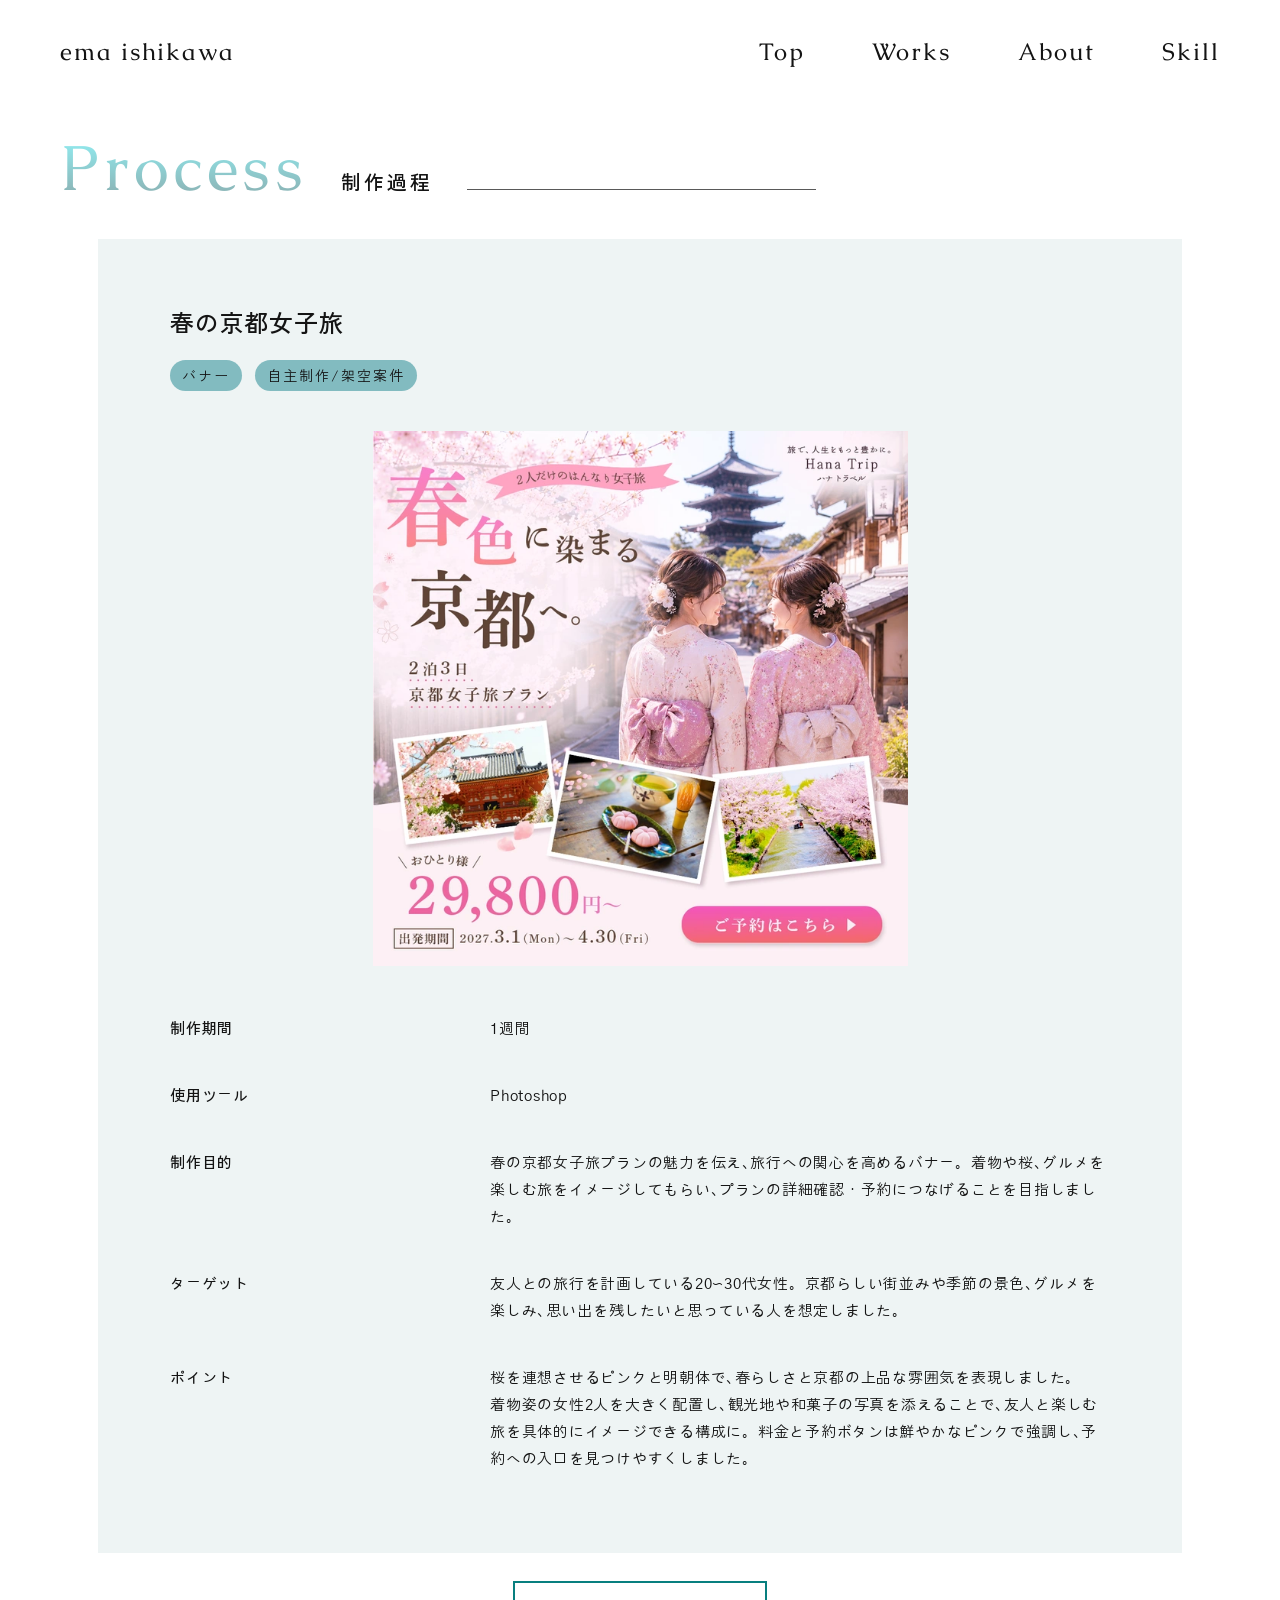
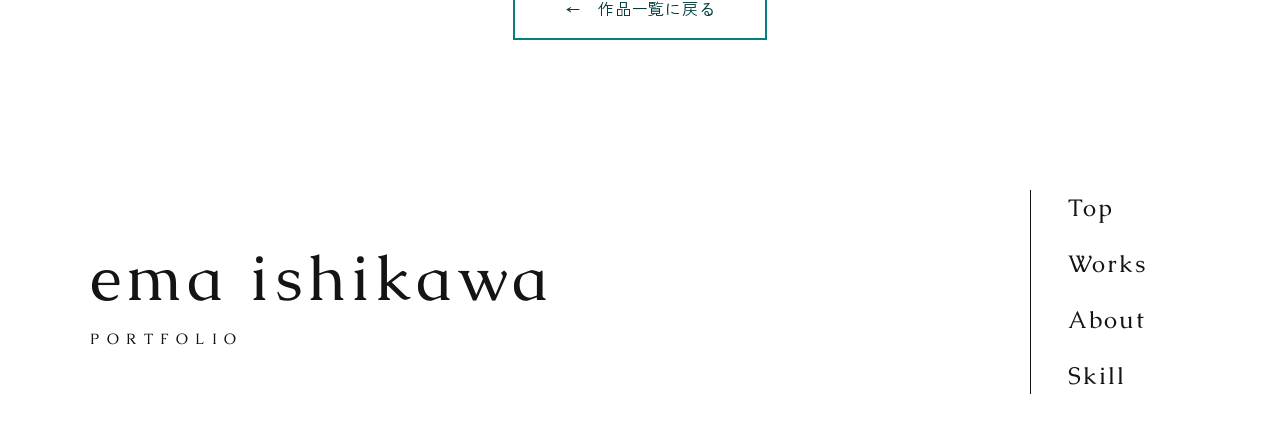
<file: works/banner3.html>
<!doctype html>
<html lang="ja">
<head>
<meta charset="utf-8"><meta name="viewport" content="width=device-width,initial-scale=1"><meta name="color-scheme" content="light"><title>春の京都女子旅 | ema ishikawa</title><meta name="description" content="春の京都女子旅の制作過程。制作目的、ターゲット、情報設計、デザインのポイントをご紹介します。"><link rel="icon" href="../favicon.svg" type="image/svg+xml"><link rel="stylesheet" href="../css/fonts.css"><link rel="stylesheet" href="../css/style.css?v=comma-verified-20261028"><script src="../js/main.js" defer></script>
</head>
<body class="detail banner-page" id="top">
<a class="skip-link" href="#main">本文へ移動</a>
<header class="site-header">
<a class="wordmark" href="../index.html">ema ishikawa</a><button class="menu-toggle" type="button" aria-expanded="false" aria-controls="primary-nav"><span></span><span></span><span class="visually-hidden">メニューを開く</span></button>
<nav class="header-nav" id="primary-nav" aria-label="メインナビゲーション">
<a href="../index.html#top">Top</a><a href="../index.html#works">Works</a><a href="../index.html#about">About</a><a href="../index.html#skill">Skill</a>
</nav>
</header>
<main id="main">
<h1 class="section-title"><span>Process</span><small>制作過程</small></h1>
<article class="banner-detail">
<h2>春の京都女子旅</h2>
<div class="tags">
<span>バナー</span><span>自主制作/架空案件</span>
</div>
<img src="../assets/web/banner3-53c587cb41.webp" srcset="../assets/web/banner3-53c587cb41-700.webp 700w, ../assets/web/banner3-53c587cb41.webp 1080w" sizes="(max-width: 767px) 82vw, 530px" width="1080" height="1080" alt="春の京都女子旅の完成バナー" class="banner-art" loading="eager" decoding="async" fetchpriority="high">
<dl class="project-facts">
<div>
<dt>制作期間</dt><dd>1週間</dd>
</div>
<div>
<dt>使用ツール</dt><dd>Photoshop</dd>
</div>
<div>
<dt>制作目的</dt><dd>春の京都女子旅プランの魅力を伝え<span class="jp-comma">、</span>旅行への関心を高めるバナー。着物や桜<span class="jp-comma">、</span>グルメを楽しむ旅をイメージしてもらい<span class="jp-comma">、</span>プランの詳細確認・予約につなげることを目指しました。</dd>
</div>
<div>
<dt>ターゲット</dt><dd>友人との旅行を計画している20〜30代女性。京都らしい街並みや季節の景色<span class="jp-comma">、</span>グルメを楽しみ<span class="jp-comma">、</span>思い出を残したいと思っている人を想定しました。</dd>
</div>
<div>
<dt>ポイント</dt><dd>桜を連想させるピンクと明朝体で<span class="jp-comma">、</span>春らしさと京都の上品な雰囲気を表現しました。<br>着物姿の女性2人を大きく配置し<span class="jp-comma">、</span>観光地や和菓子の写真を添えることで<span class="jp-comma">、</span>友人と楽しむ旅を具体的にイメージできる構成に。料金と予約ボタンは鮮やかなピンクで強調し<span class="jp-comma">、</span>予約への入口を見つけやすくしました。</dd>
</div>
</dl>
</article>
<a class="back-link" href="../index.html#works">←　作品一覧に戻る</a>
</main>
<footer class="site-footer">
<a class="footer-brand" href="../index.html"><span>ema ishikawa</span><small>PORTFOLIO</small></a>
<nav aria-label="フッターナビゲーション">
<a href="../index.html#top">Top</a><a href="../index.html#works">Works</a><a href="../index.html#about">About</a><a href="../index.html#skill">Skill</a>
</nav>
</footer>
</body>
</html>
</file>
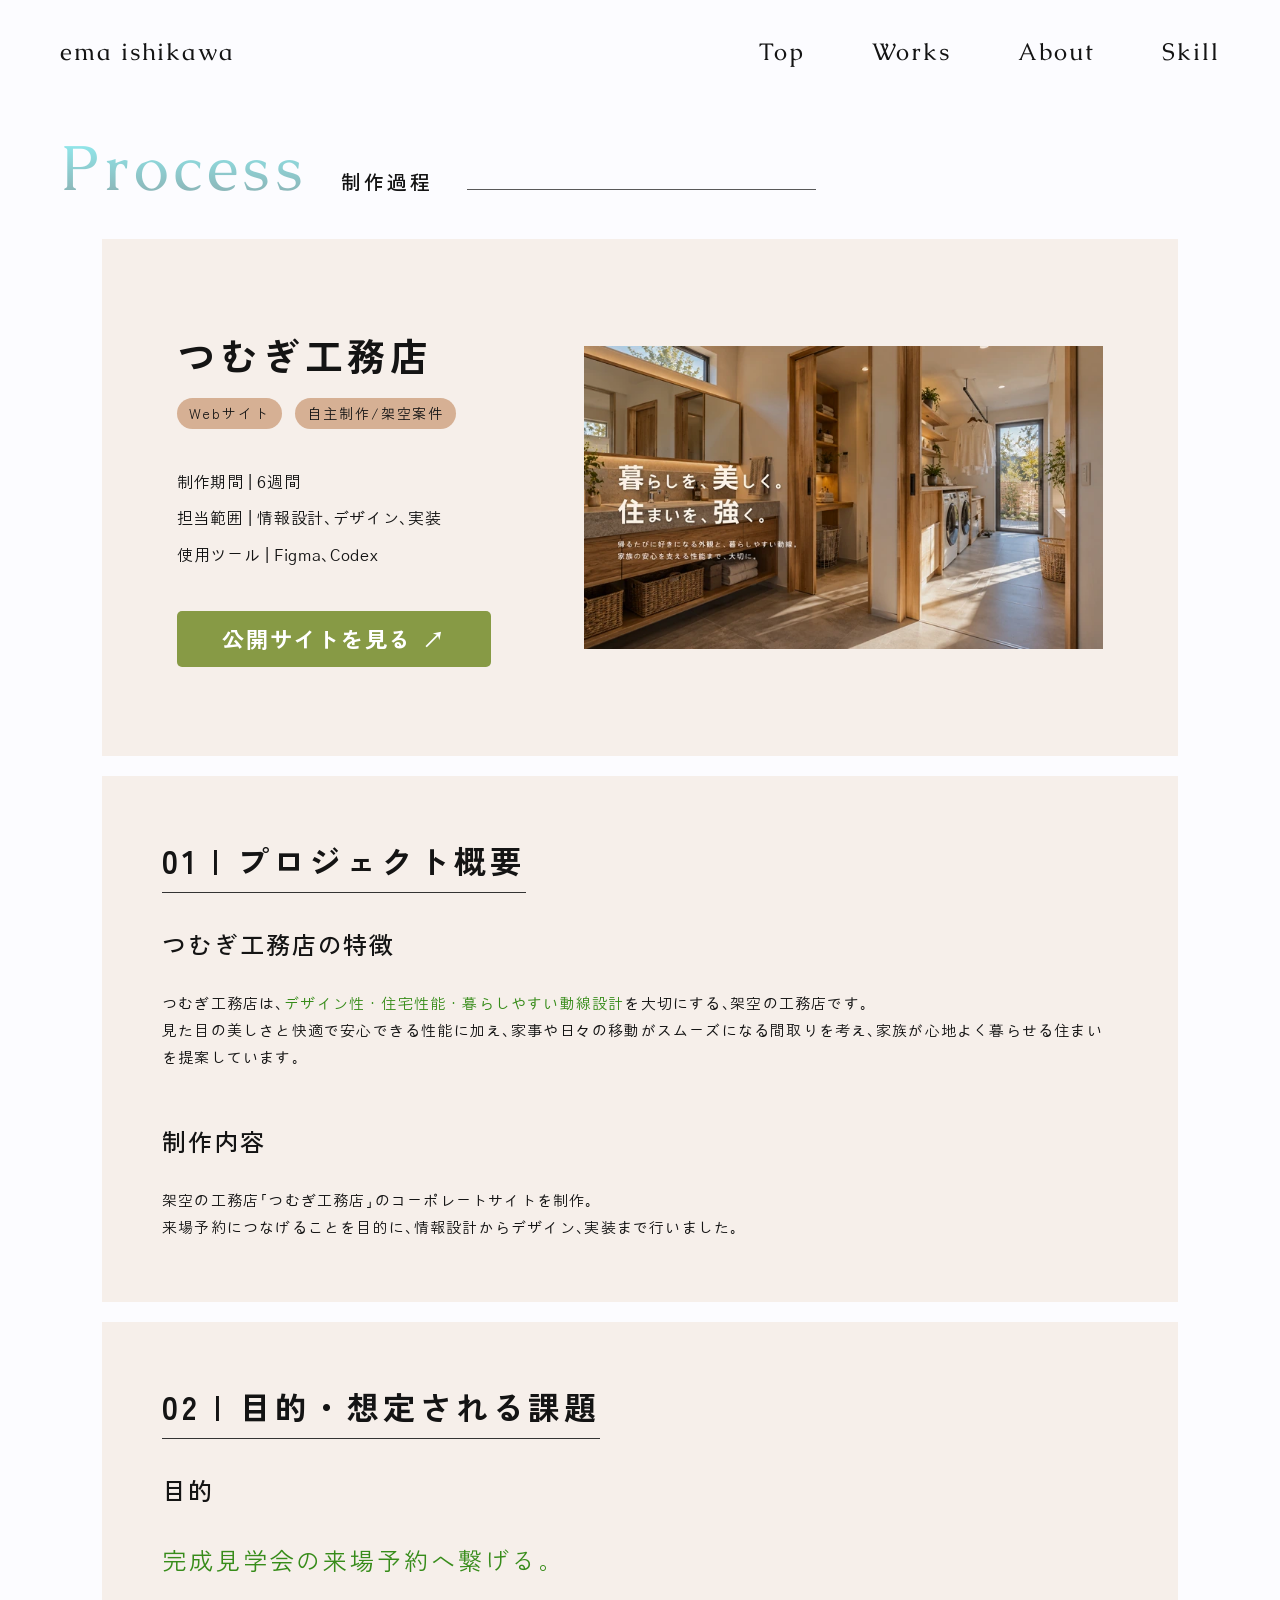
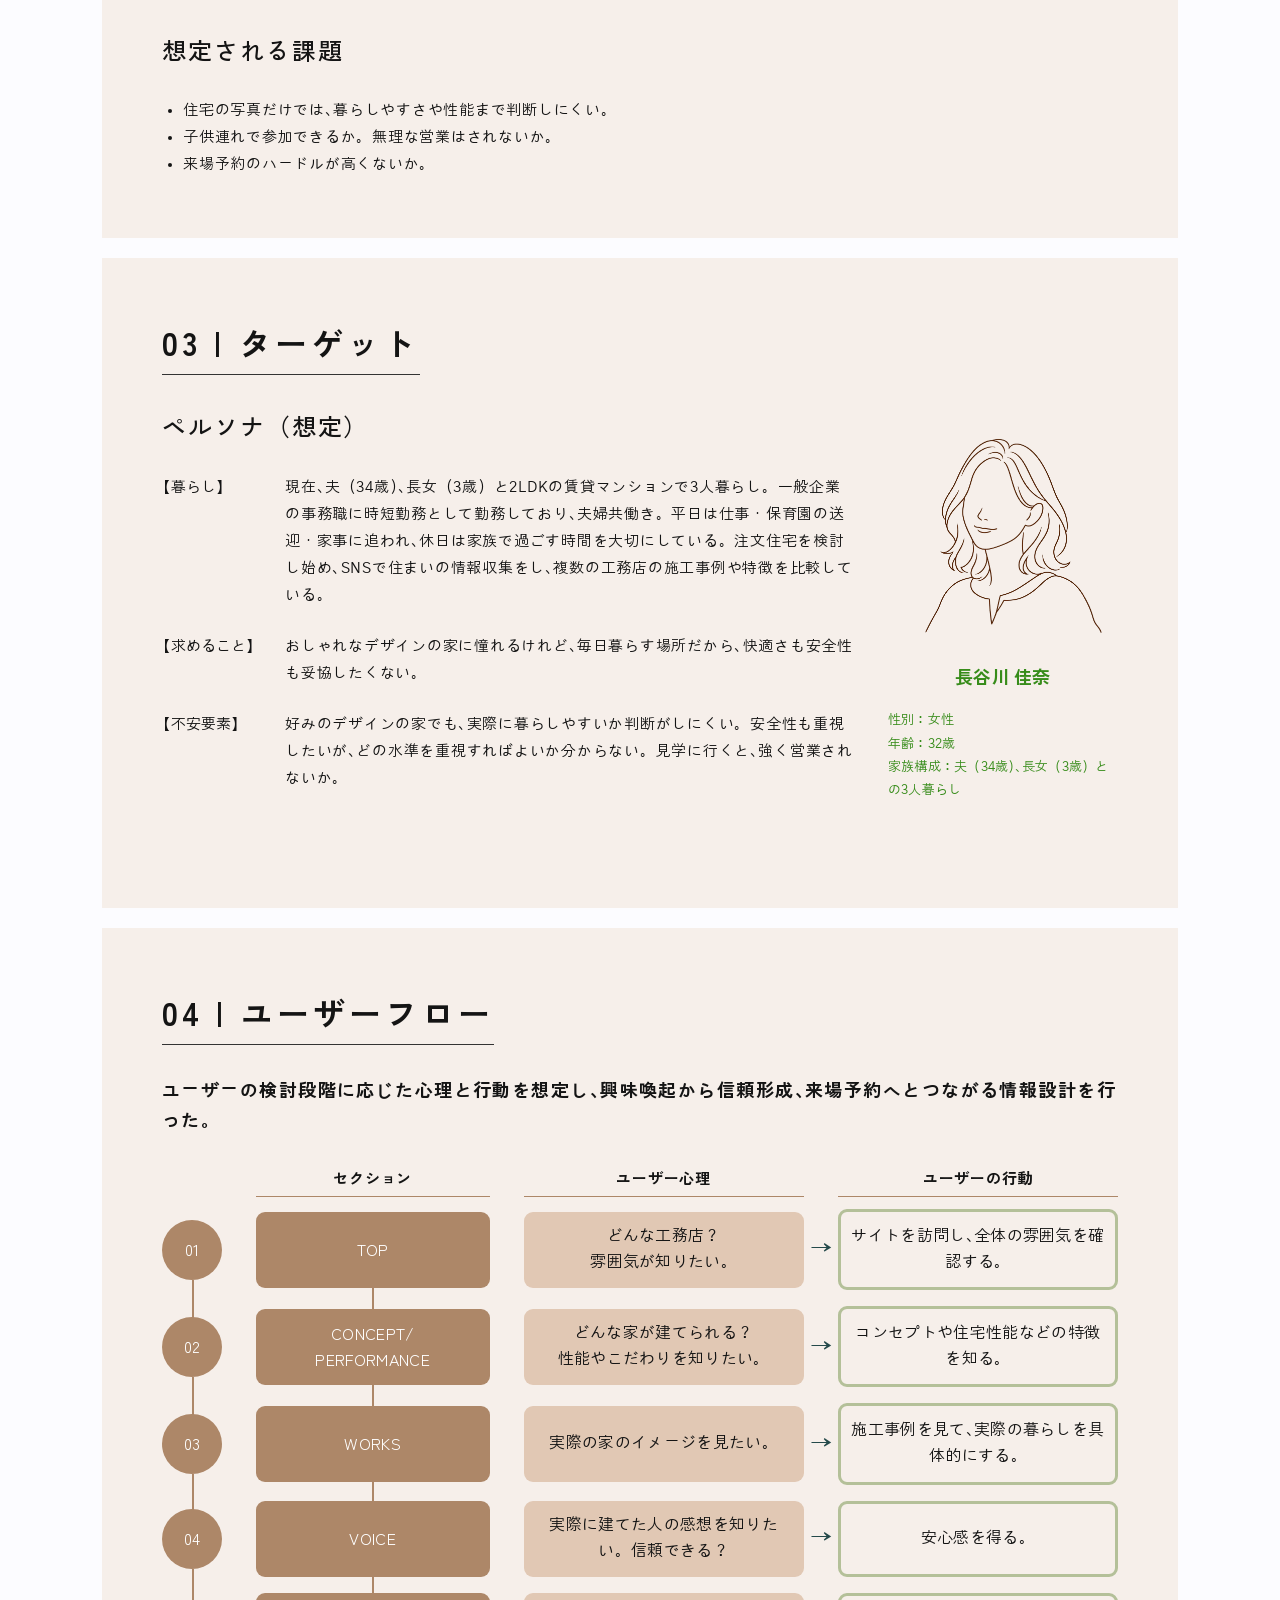
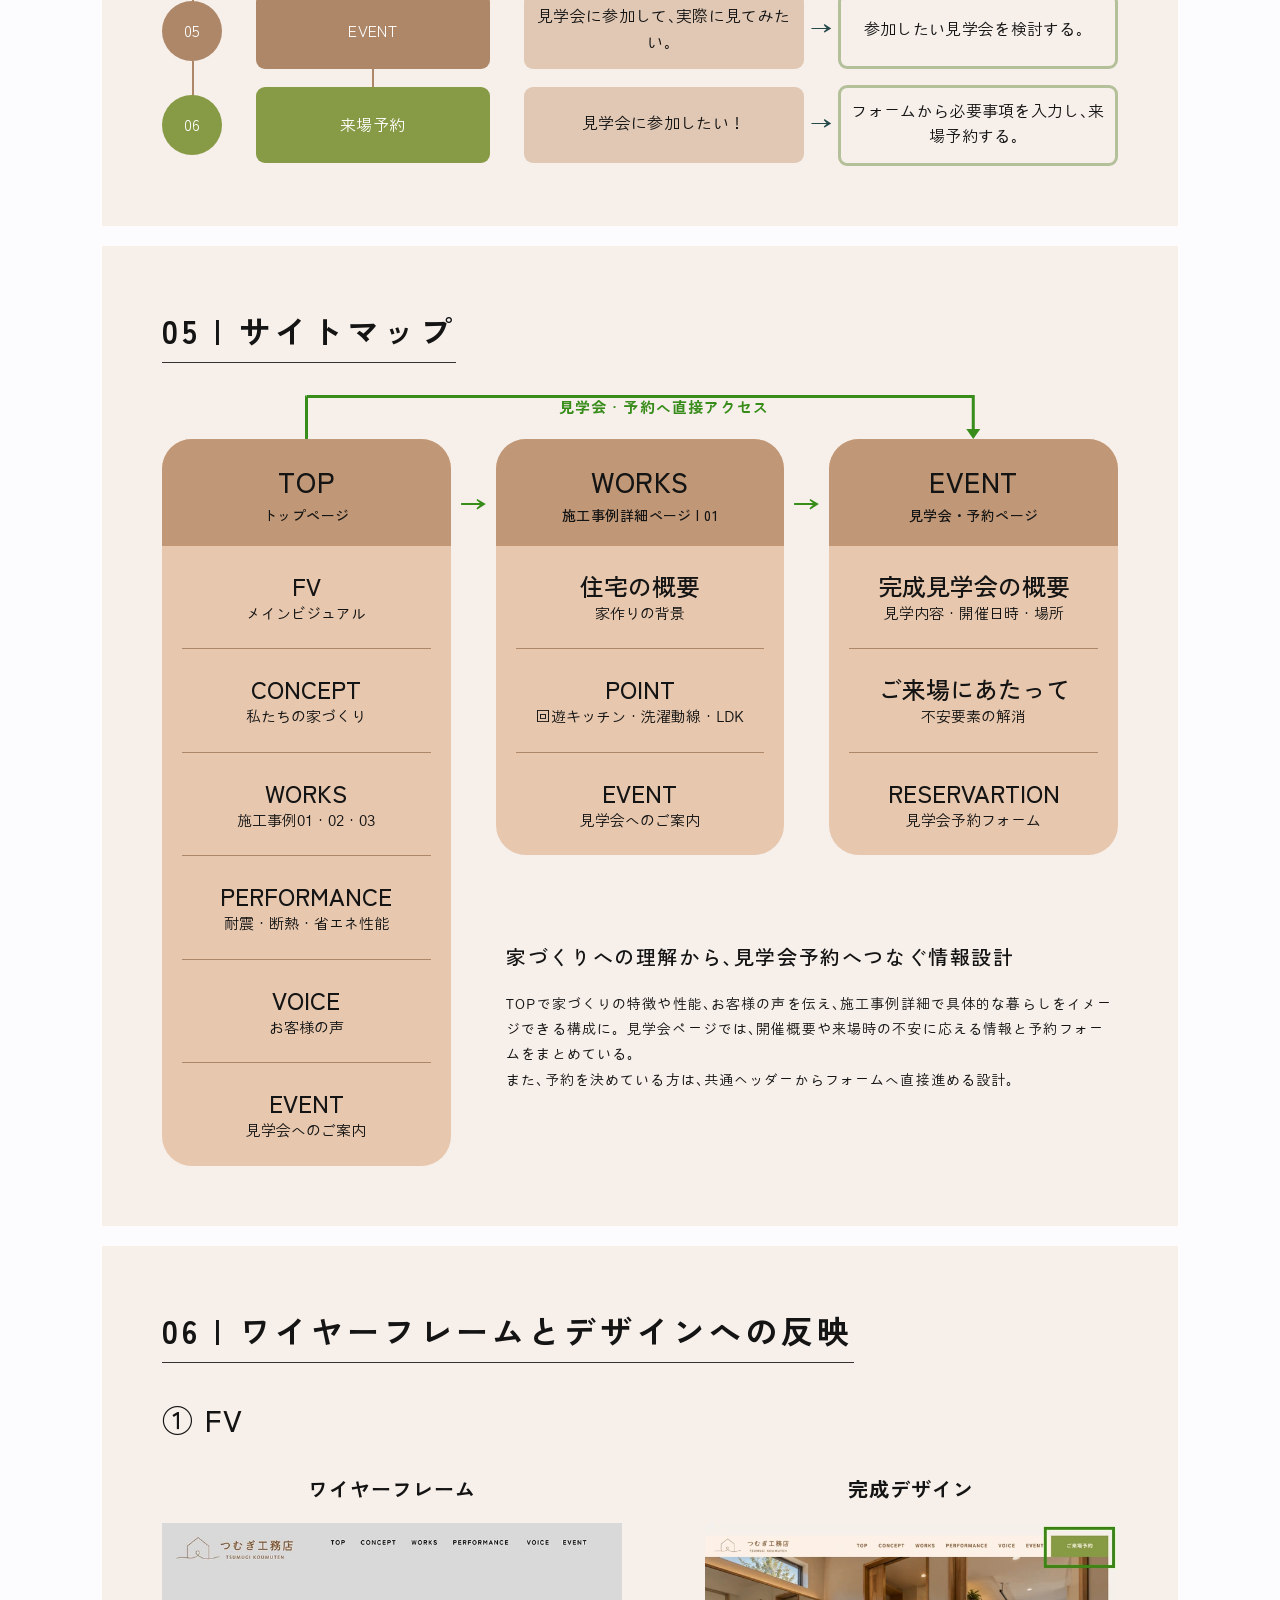
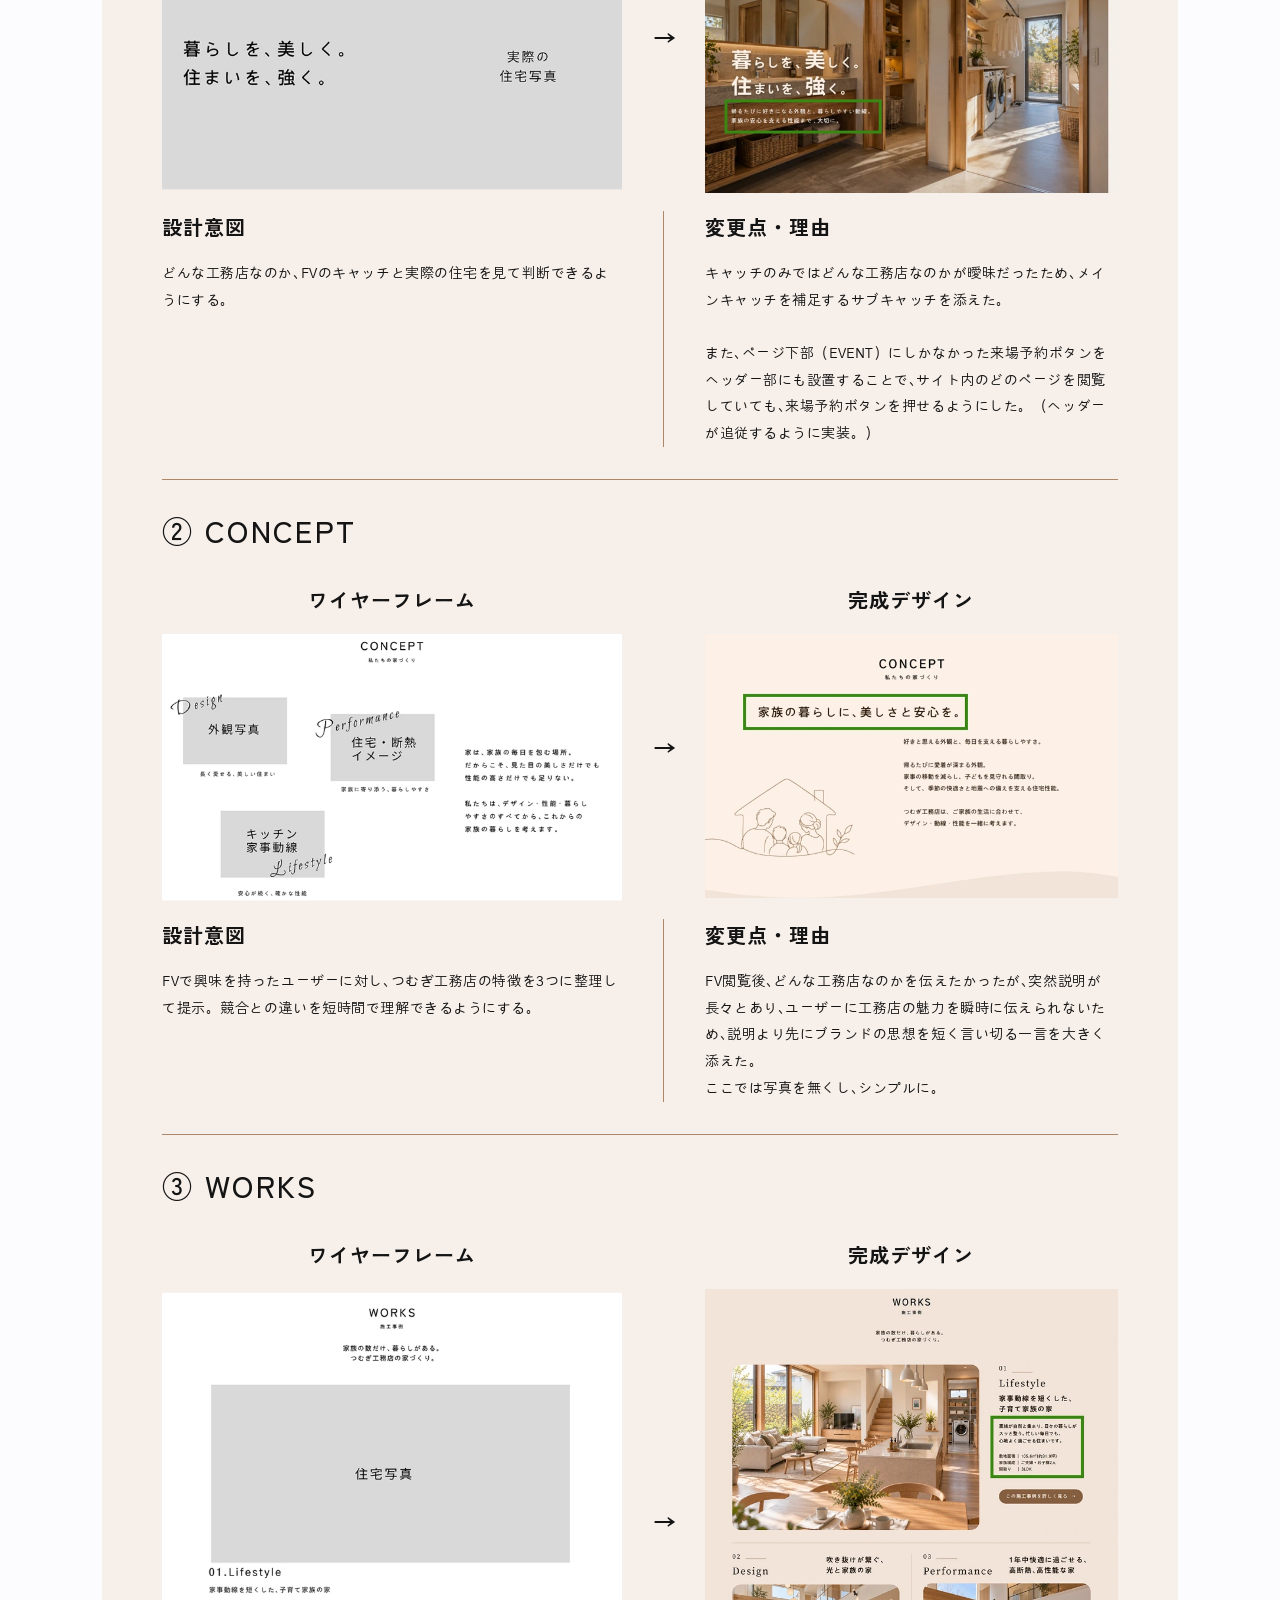
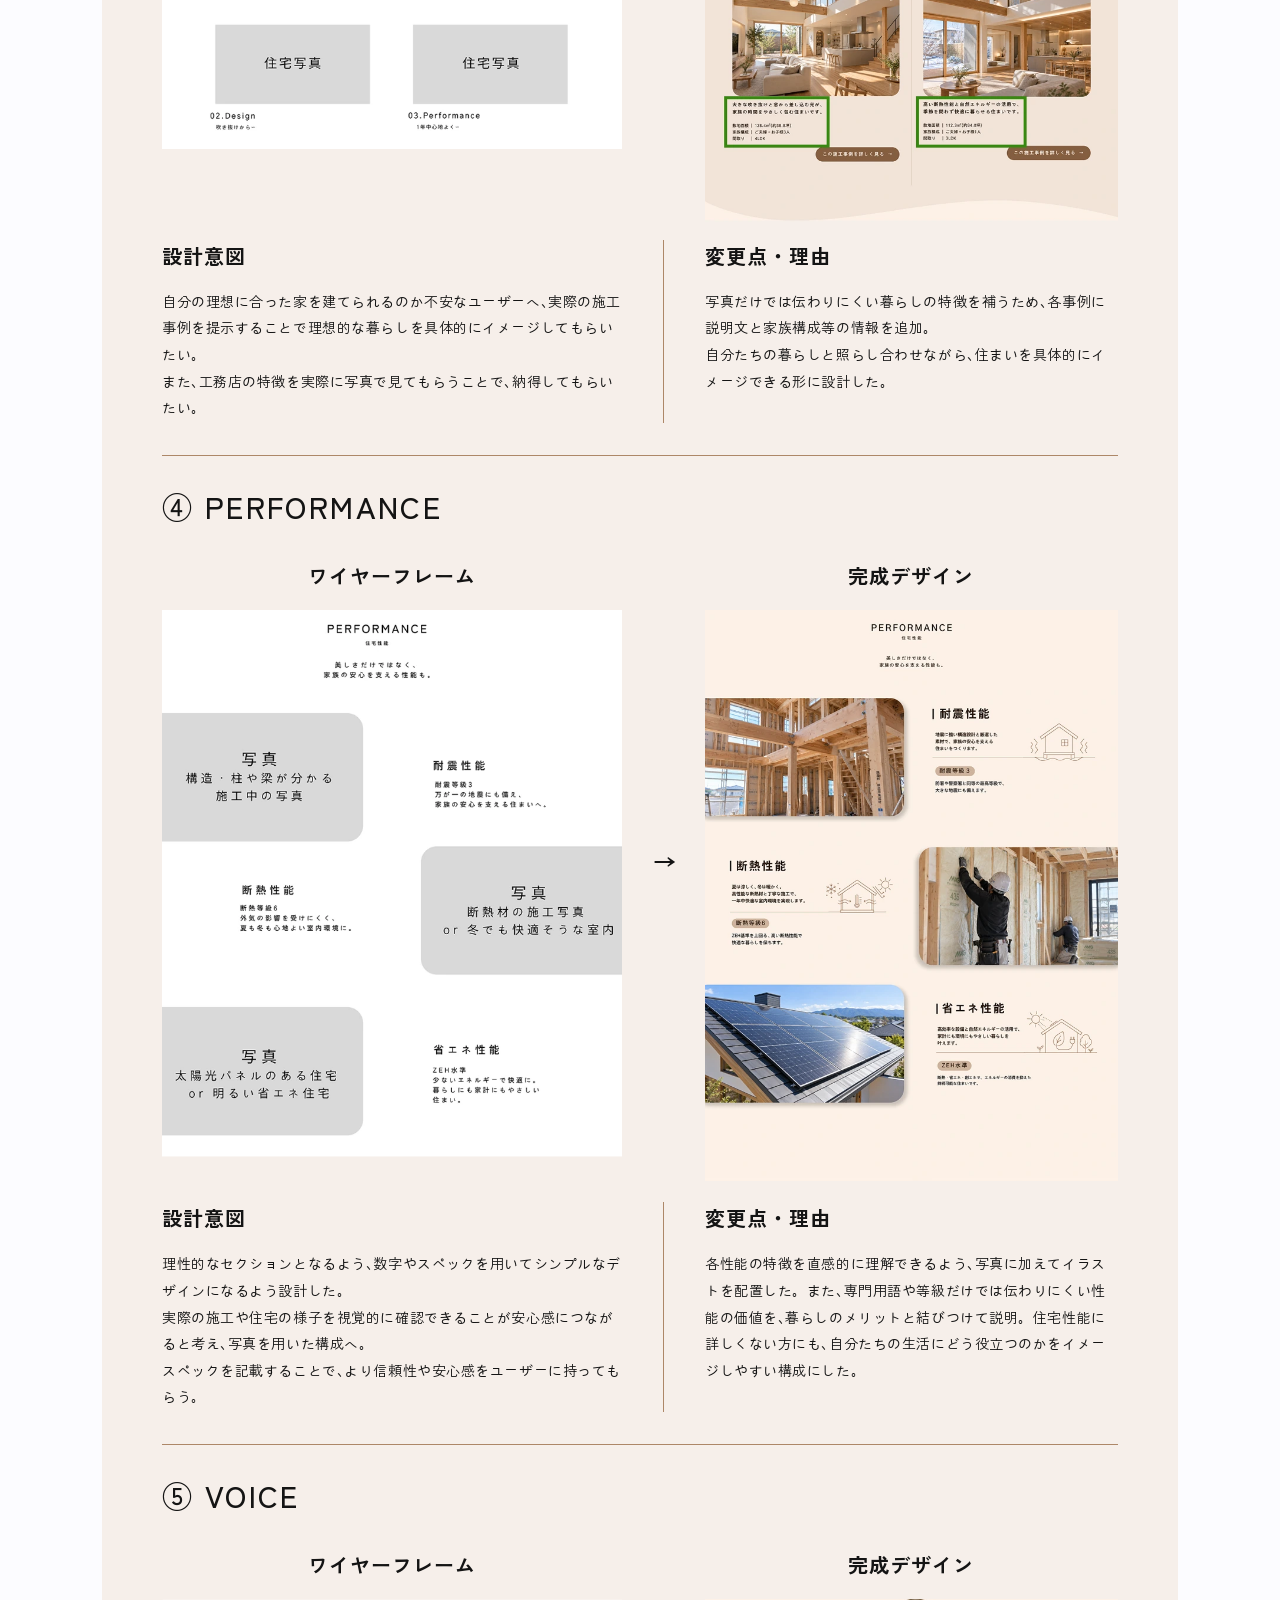
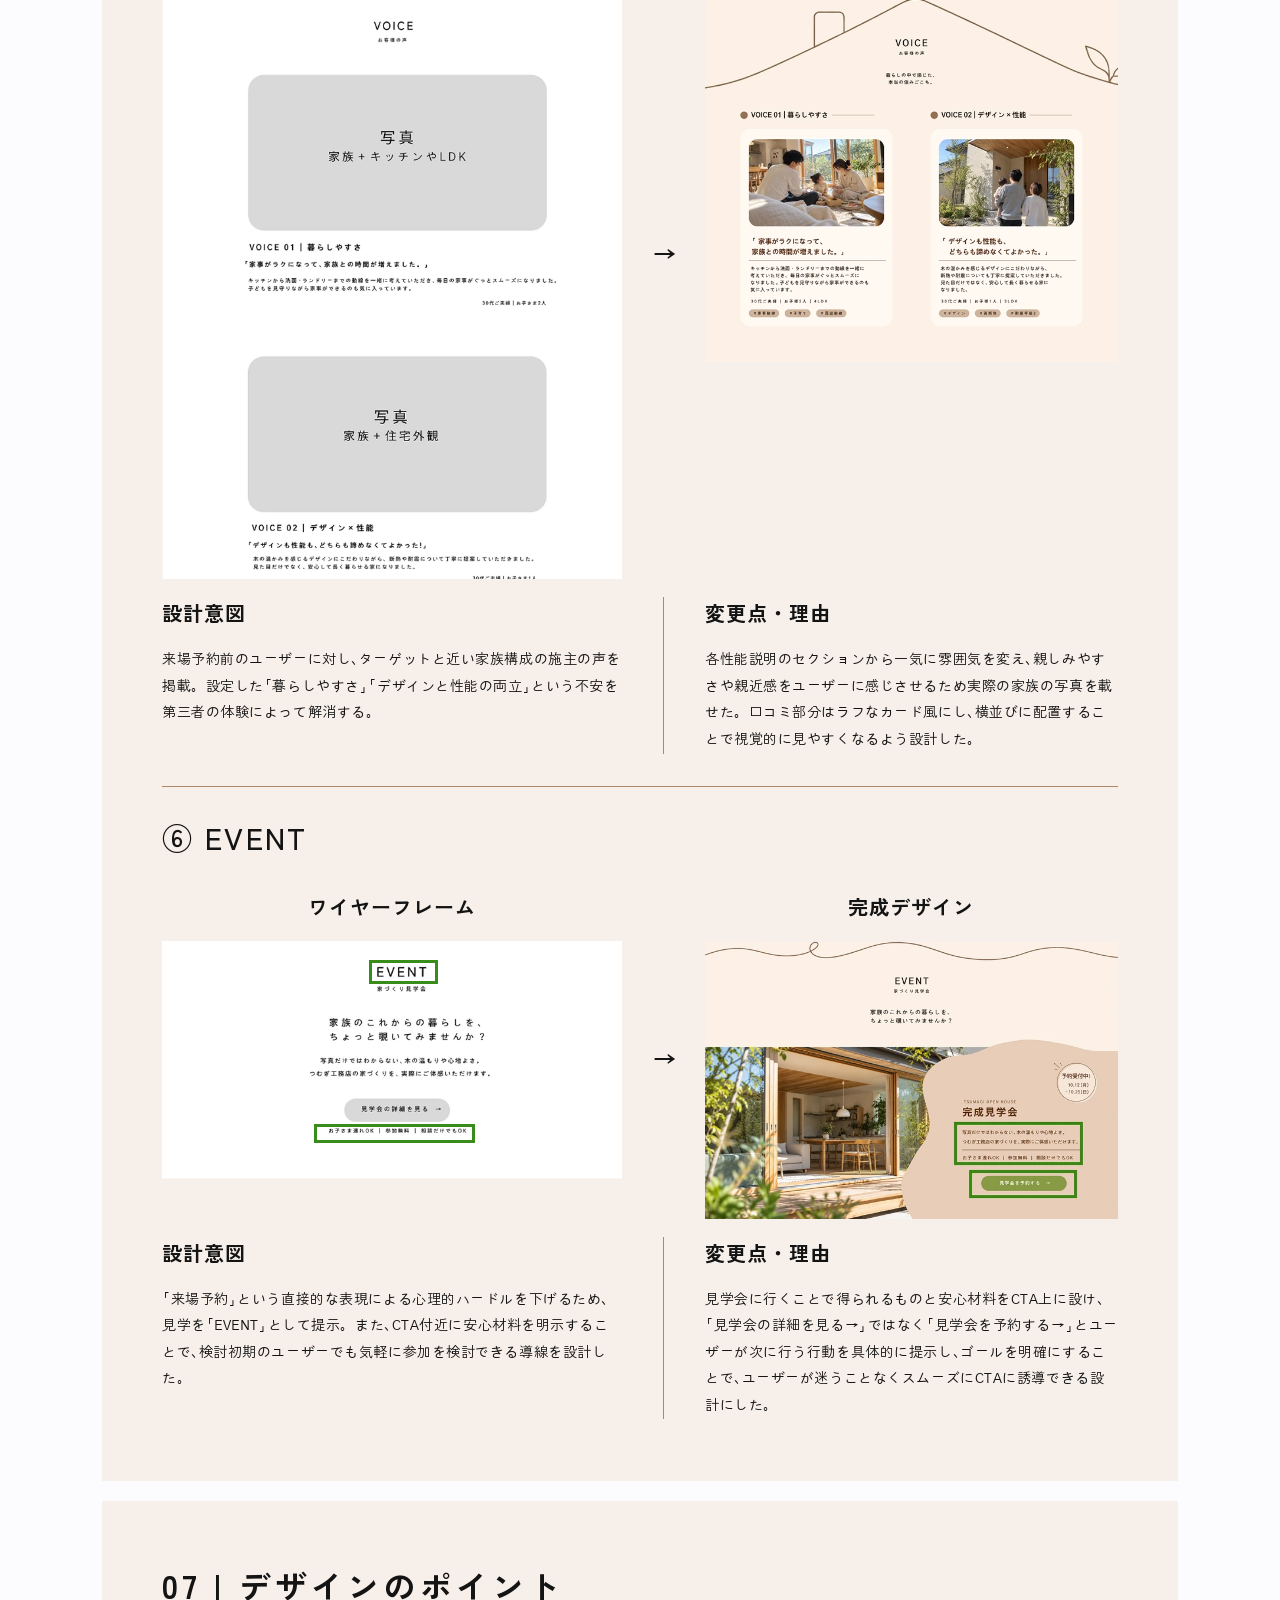
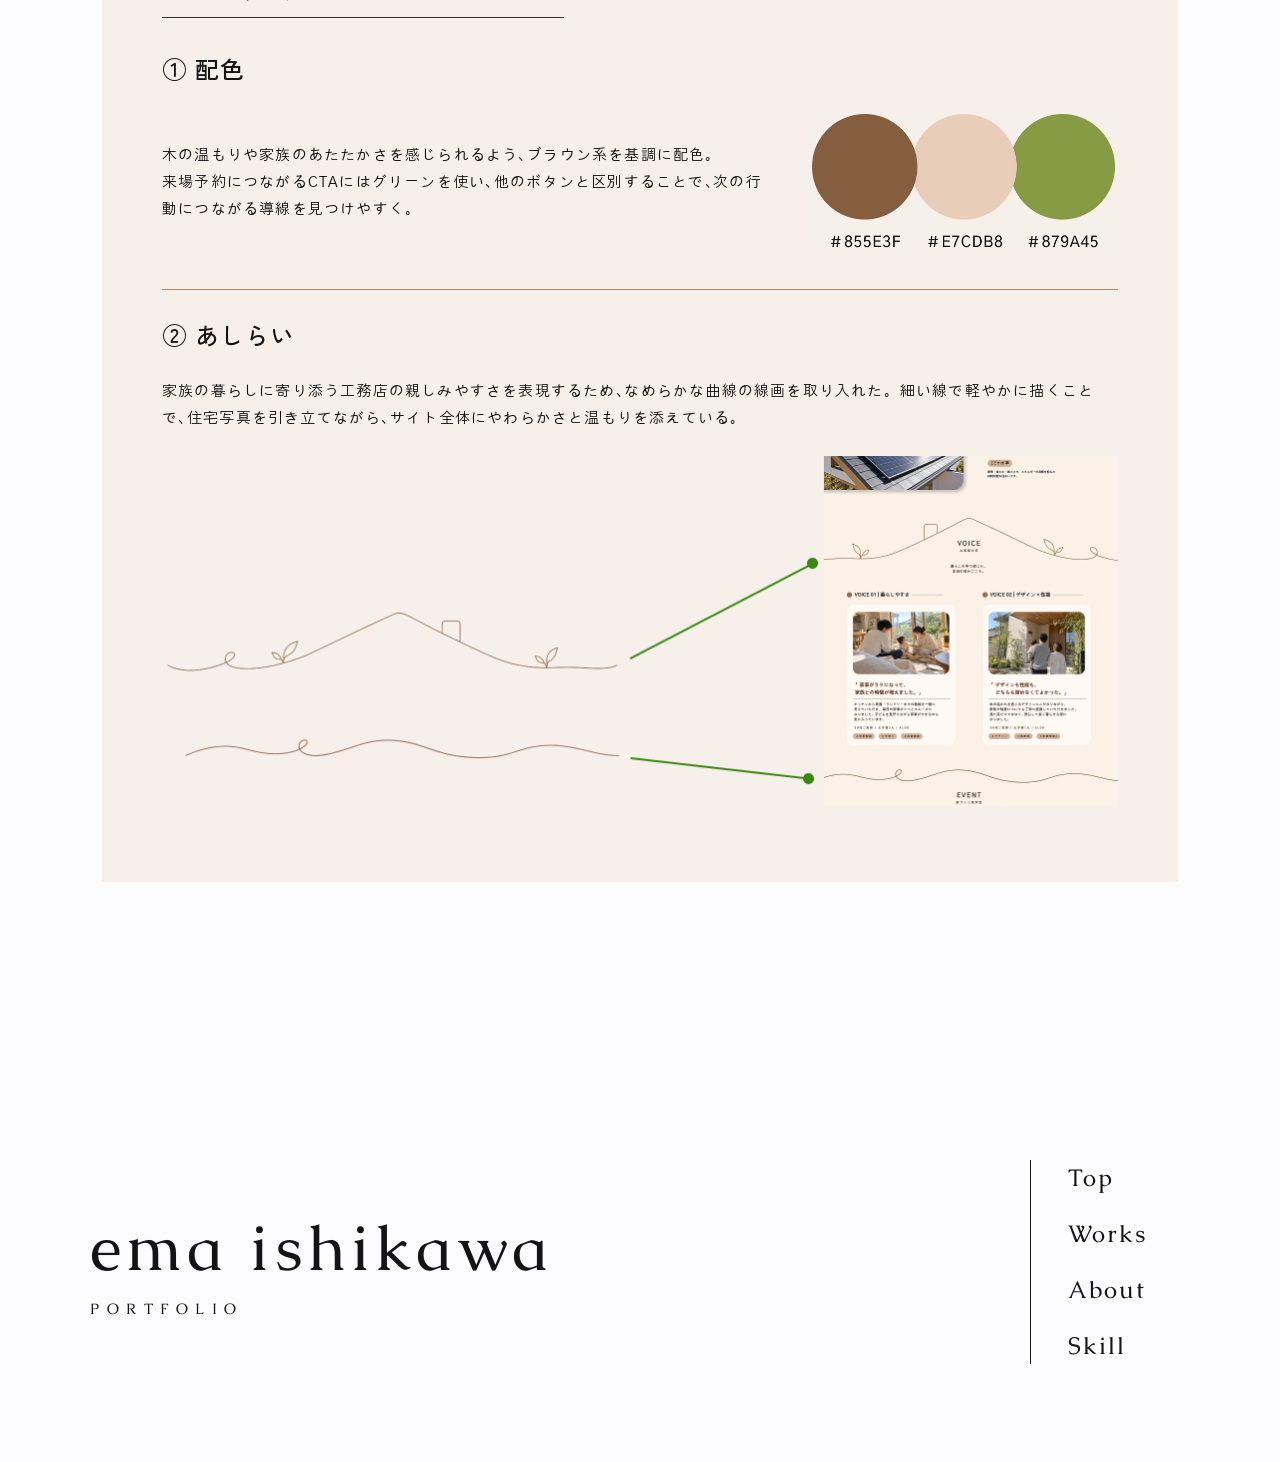
<file: works/tsumugi.html>
<!doctype html>
<html lang="ja">
<head>
<meta charset="utf-8"><meta name="viewport" content="width=device-width,initial-scale=1"><meta name="color-scheme" content="light"><title>つむぎ工務店 | ema ishikawa</title><meta name="description" content="つむぎ工務店の制作過程。制作目的、ターゲット、情報設計、デザインのポイントをご紹介します。"><link rel="icon" href="../favicon.svg" type="image/svg+xml"><link rel="stylesheet" href="../css/fonts.css"><link rel="stylesheet" href="../css/style.css?v=comma-verified-20261028"><link rel="stylesheet" href="../css/tsumugi-fixes.css?v=palette-responsive-20261028"><script src="../js/main.js" defer></script>
<link rel="stylesheet" href="../css/process-diagrams.css?v=flow-gap-lines-20261110"><script src="../js/process-diagrams.js?v=flow-gap-lines-20261110" defer></script>
</head>
<body class="detail tsumugi-page" id="top">
<a class="skip-link" href="#main">本文へ移動</a>
<header class="site-header">
<a class="wordmark" href="../index.html">ema ishikawa</a><button class="menu-toggle" type="button" aria-expanded="false" aria-controls="primary-nav"><span></span><span></span><span class="visually-hidden">メニューを開く</span></button>
<nav class="header-nav" id="primary-nav" aria-label="メインナビゲーション">
<a href="../index.html#top">Top</a><a href="../index.html#works">Works</a><a href="../index.html#about">About</a><a href="../index.html#skill">Skill</a>
</nav>
</header>
<main id="main">
<h1 class="section-title"><span>Process</span><small>制作過程</small></h1>
<div class="process-stack">
<section class="project-intro">
<div>
<h2>つむぎ工務店</h2>
<div class="tags">
<span>Webサイト</span><span>自主制作/架空案件</span>
</div>
<div class="intro-facts">
<p>制作期間 | 6週間</p><p>担当範囲 | 情報設計<span class="jp-comma">、</span>デザイン<span class="jp-comma">、</span>実装</p><p>使用ツール | Figma<span class="jp-comma">、</span>Codex</p>
</div>
<a class="solid-button" href="https://madebyema.github.io/tsumugi/" target="_blank" rel="noopener noreferrer">公開サイトを見る <span aria-hidden="true">↗</span><span class="visually-hidden">（新しいタブで開きます）</span></a>
</div>
<img src="../assets/web/tsumugi-15.webp" srcset="../assets/web/tsumugi-15-700.webp 700w, ../assets/web/tsumugi-15.webp 1030w" sizes="(max-width: 767px) 82vw, 515px" width="1030" height="600" alt="つむぎ工務店のメインビジュアル" class="" loading="eager" decoding="async" fetchpriority="high">
</section>
<section class="process-card ">
<h2 class="card-title">01 | プロジェクト概要</h2><h3>つむぎ工務店の特徴</h3><p>つむぎ工務店は<span class="jp-comma">、</span><em>デザイン性・住宅性能・暮らしやすい動線設計</em>を大切にする<span class="jp-comma">、</span>架空の工務店です。<br>見た目の美しさと快適で安心できる性能に加え<span class="jp-comma">、</span>家事や日々の移動がスムーズになる間取りを考え<span class="jp-comma">、</span>家族が心地よく暮らせる住まいを提案しています。</p><h3>制作内容</h3><p>架空の工務店「つむぎ工務店」のコーポレートサイトを制作。<br>来場予約につなげることを目的に<span class="jp-comma">、</span>情報設計からデザイン<span class="jp-comma">、</span>実装まで行いました。</p>
</section>
<section class="process-card ">
<h2 class="card-title">02 | 目的・想定される課題</h2><h3>目的</h3><p class="purpose">完成見学会の来場予約へ繋げる。</p><h3>想定される課題</h3>
<ul>
<li>住宅の写真だけでは<span class="jp-comma">、</span>暮らしやすさや性能まで判断しにくい。</li><li>子供連れで参加できるか。無理な営業はされないか。</li><li>来場予約のハードルが高くないか。</li>
</ul>
</section>
<section class="process-card target-persona">
<h2 class="card-title">03 | ターゲット</h2><h3>ペルソナ（想定）</h3>
<div class="persona">
<dl>
<div>
<dt>【暮らし】</dt><dd>現在<span class="jp-comma">、</span>夫（34歳）<span class="jp-comma jp-comma-after-close">、</span>長女（3歳）と2LDKの賃貸マンションで3人暮らし。一般企業の事務職に時短勤務として勤務しており<span class="jp-comma">、</span>夫婦共働き。平日は仕事・保育園の送迎・家事に追われ<span class="jp-comma">、</span>休日は家族で過ごす時間を大切にしている。注文住宅を検討し始め<span class="jp-comma">、</span>SNSで住まいの情報収集をし<span class="jp-comma">、</span>複数の工務店の施工事例や特徴を比較している。</dd>
</div>
<div>
<dt>【求めること】</dt><dd>おしゃれなデザインの家に憧れるけれど<span class="jp-comma">、</span>毎日暮らす場所だから<span class="jp-comma">、</span>快適さも安全性も妥協したくない。</dd>
</div>
<div>
<dt>【不安要素】</dt><dd>好みのデザインの家でも<span class="jp-comma">、</span>実際に暮らしやすいか判断がしにくい。安全性も重視したいが<span class="jp-comma">、</span>どの水準を重視すればよいか分からない。見学に行くと<span class="jp-comma">、</span>強く営業されないか。</dd>
</div>
</dl>
<figure>
<img src="../assets/web/tsumugi-14.webp" width="458" height="426" alt="長谷川 佳奈のペルソナイラスト" class="" loading="lazy" decoding="async"><figcaption><strong>長谷川 佳奈</strong><span>性別：女性</span><span>年齢：32歳</span><span>家族構成：夫（34歳）<span class="jp-comma jp-comma-after-close">、</span>長女（3歳）との3人暮らし</span></figcaption>
</figure>
</div>
</section>
<section class="process-card ">
<h2 class="card-title">04 | ユーザーフロー</h2><p class="lead">ユーザーの検討段階に応じた心理と行動を想定し<span class="jp-comma">、</span>興味喚起から信頼形成<span class="jp-comma">、</span>来場予約へとつながる情報設計を行った。</p>
<div class="flow" aria-label="ユーザーフロー">
<div class="flow-head">
<span></span><span>セクション</span><span>ユーザー心理</span><span>ユーザーの行動</span>
</div>
<ol>
<li><span class="flow-number">01</span>
<div class="flow-section">
<small>セクション</small>TOP
</div>
<div class="flow-mind">
<small>ユーザー心理</small>どんな工務店？<br>雰囲気が知りたい。
</div>
<div class="flow-action">
<small>ユーザーの行動</small><span class="jp-text-run">サイトを訪問し<span class="jp-comma">、</span>全体の雰囲気を確認する。
</span></div>
</li><li><span class="flow-number">02</span>
<div class="flow-section">
<small>セクション</small>CONCEPT/<br>PERFORMANCE
</div>
<div class="flow-mind">
<small>ユーザー心理</small>どんな家が建てられる？<br>性能やこだわりを知りたい。
</div>
<div class="flow-action">
<small>ユーザーの行動</small>コンセプトや住宅性能などの特徴を知る。
</div>
</li><li><span class="flow-number">03</span>
<div class="flow-section">
<small>セクション</small>WORKS
</div>
<div class="flow-mind">
<small>ユーザー心理</small>実際の家のイメージを見たい。
</div>
<div class="flow-action">
<small>ユーザーの行動</small><span class="jp-text-run">施工事例を見て<span class="jp-comma">、</span>実際の暮らしを具体的にする。
</span></div>
</li><li><span class="flow-number">04</span>
<div class="flow-section">
<small>セクション</small>VOICE
</div>
<div class="flow-mind">
<small>ユーザー心理</small>実際に建てた人の感想を知りたい。信頼できる？
</div>
<div class="flow-action">
<small>ユーザーの行動</small>安心感を得る。
</div>
</li><li><span class="flow-number">05</span>
<div class="flow-section">
<small>セクション</small>EVENT
</div>
<div class="flow-mind">
<small>ユーザー心理</small><span class="jp-text-run">見学会に参加して<span class="jp-comma">、</span>実際に見てみたい。
</span></div>
<div class="flow-action">
<small>ユーザーの行動</small>参加したい見学会を検討する。
</div>
</li><li><span class="flow-number">06</span>
<div class="flow-section">
<small>セクション</small>来場予約
</div>
<div class="flow-mind">
<small>ユーザー心理</small>見学会に参加したい！
</div>
<div class="flow-action">
<small>ユーザーの行動</small><span class="jp-text-run">フォームから必要事項を入力し<span class="jp-comma">、</span>来場予約する。
</span></div>
</li>
</ol>
</div>
</section>
<section class="process-card ">
<h2 class="card-title">05 | サイトマップ</h2><p class="direct-route">見学会・予約へ直接アクセス</p>
<div class="sitemap">
<section class="map-page">
<h3>TOP<small>トップページ</small></h3>
<ul>
<li><strong>FV</strong><span>メインビジュアル</span></li><li><strong>CONCEPT</strong><span>私たちの家づくり</span></li><li><strong>WORKS</strong><span>施工事例01・02・03</span></li><li><strong>PERFORMANCE</strong><span>耐震・断熱・省エネ性能</span></li><li><strong>VOICE</strong><span>お客様の声</span></li><li><strong>EVENT</strong><span>見学会へのご案内</span></li>
</ul>
</section>
<section class="map-page">
<h3>WORKS<small>施工事例詳細ページ | 01</small></h3>
<ul>
<li><strong>住宅の概要</strong><span>家作りの背景</span></li><li><strong>POINT</strong><span>回遊キッチン・洗濯動線・LDK</span></li><li><strong>EVENT</strong><span>見学会へのご案内</span></li>
</ul>
</section>
<section class="map-page">
<h3>EVENT<small>見学会・予約ページ</small></h3>
<ul>
<li><strong>完成見学会の概要</strong><span>見学内容・開催日時・場所</span></li><li><strong>ご来場にあたって</strong><span>不安要素の解消</span></li><li><strong>RESERVARTION</strong><span>見学会予約フォーム</span></li>
</ul>
</section>
</div>
<div class="map-explanation">
<h3>家づくりへの理解から<span class="jp-comma">、</span>見学会予約へつなぐ情報設計</h3><p>TOPで家づくりの特徴や性能<span class="jp-comma">、</span>お客様の声を伝え<span class="jp-comma">、</span>施工事例詳細で具体的な暮らしをイメージできる構成に。見学会ページでは<span class="jp-comma">、</span>開催概要や来場時の不安に応える情報と予約フォームをまとめている。<br>また<span class="jp-comma">、</span>予約を決めている方は<span class="jp-comma">、</span>共通ヘッダーからフォームへ直接進める設計。</p>
</div>
</section>
<section class="process-card comparisons">
<h2 class="card-title">06 | ワイヤーフレームとデザインへの反映</h2>
<section class="comparison">
<h3>① FV</h3>
<div class="comparison-grid">
<div class="compare-wire">
<h4>ワイヤーフレーム</h4><a class="image-zoom" href="../assets/web/tsumugi-5.webp" target="_blank" rel="noopener" aria-label="FVのワイヤーフレームを拡大（新しいタブ）"><img src="../assets/web/tsumugi-5.webp" srcset="../assets/web/tsumugi-5-700.webp 700w, ../assets/web/tsumugi-5.webp 920w" sizes="(max-width: 767px) 82vw, 460px" width="920" height="533" alt="FVのワイヤーフレーム" class="" loading="lazy" decoding="async"></a>
</div>
<div class="compare-design">
<h4>完成デザイン</h4><a class="image-zoom" href="../assets/web/tsumugi-4.webp" target="_blank" rel="noopener" aria-label="FVの完成デザインを拡大（新しいタブ）"><img src="../assets/web/tsumugi-4.webp" srcset="../assets/web/tsumugi-4-700.webp 700w, ../assets/web/tsumugi-4.webp 846w" sizes="(max-width: 767px) 82vw, 415px" width="846" height="554" alt="FVの完成デザイン" class="" loading="lazy" decoding="async"></a>
</div>
<div class="compare-intent">
<h4>設計意図</h4><p>どんな工務店なのか<span class="jp-comma">、</span>FVのキャッチと実際の住宅を見て判断できるようにする。</p>
</div>
<div class="compare-reason">
<h4>変更点・理由</h4><p>キャッチのみではどんな工務店なのかが曖昧だったため<span class="jp-comma">、</span>メインキャッチを補足するサブキャッチを添えた。<br><br>また<span class="jp-comma">、</span>ページ下部（EVENT）にしかなかった来場予約ボタンをヘッダー部にも設置することで<span class="jp-comma">、</span>サイト内のどのページを閲覧していても<span class="jp-comma">、</span>来場予約ボタンを押せるようにした。（ヘッダーが追従するように実装。）</p>
</div>
</div>
</section>
<section class="comparison">
<h3>② CONCEPT</h3>
<div class="comparison-grid">
<div class="compare-wire">
<h4>ワイヤーフレーム</h4><a class="image-zoom" href="../assets/web/tsumugi-1.webp" target="_blank" rel="noopener" aria-label="CONCEPTのワイヤーフレームを拡大（新しいタブ）"><img src="../assets/web/tsumugi-1.webp" srcset="../assets/web/tsumugi-1-700.webp 700w, ../assets/web/tsumugi-1.webp 920w" sizes="(max-width: 767px) 82vw, 460px" width="920" height="533" alt="CONCEPTのワイヤーフレーム" class="" loading="lazy" decoding="async"></a>
</div>
<div class="compare-design">
<h4>完成デザイン</h4><a class="image-zoom" href="../assets/web/tsumugi-0.webp" target="_blank" rel="noopener" aria-label="CONCEPTの完成デザインを拡大（新しいタブ）"><img src="../assets/web/tsumugi-0.webp" srcset="../assets/web/tsumugi-0-700.webp 700w, ../assets/web/tsumugi-0.webp 826w" sizes="(max-width: 767px) 82vw, 415px" width="826" height="528" alt="CONCEPTの完成デザイン" class="" loading="lazy" decoding="async"></a>
</div>
<div class="compare-intent">
<h4>設計意図</h4><p>FVで興味を持ったユーザーに対し<span class="jp-comma">、</span>つむぎ工務店の特徴を3つに整理して提示。競合との違いを短時間で理解できるようにする。</p>
</div>
<div class="compare-reason">
<h4>変更点・理由</h4><p>FV閲覧後<span class="jp-comma">、</span>どんな工務店なのかを伝えたかったが<span class="jp-comma">、</span>突然説明が長々とあり<span class="jp-comma">、</span>ユーザーに工務店の魅力を瞬時に伝えられないため<span class="jp-comma">、</span>説明より先にブランドの思想を短く言い切る一言を大きく添えた。<br>ここでは写真を無くし<span class="jp-comma">、</span>シンプルに。</p>
</div>
</div>
</section>
<section class="comparison">
<h3>③ WORKS</h3>
<div class="comparison-grid">
<div class="compare-wire">
<h4>ワイヤーフレーム</h4><a class="image-zoom" href="../assets/web/tsumugi-11.webp" target="_blank" rel="noopener" aria-label="WORKSのワイヤーフレームを拡大（新しいタブ）"><img src="../assets/web/tsumugi-11.webp" srcset="../assets/web/tsumugi-11-700.webp 700w, ../assets/web/tsumugi-11.webp 920w" sizes="(max-width: 767px) 82vw, 460px" width="920" height="920" alt="WORKSのワイヤーフレーム" class="" loading="lazy" decoding="async"></a>
</div>
<div class="compare-design">
<h4>完成デザイン</h4><a class="image-zoom" href="../assets/web/tsumugi-10.webp" target="_blank" rel="noopener" aria-label="WORKSの完成デザインを拡大（新しいタブ）"><img src="../assets/web/tsumugi-10.webp" srcset="../assets/web/tsumugi-10-700.webp 700w, ../assets/web/tsumugi-10.webp 822w" sizes="(max-width: 767px) 82vw, 415px" width="822" height="1060" alt="WORKSの完成デザイン" class="" loading="lazy" decoding="async"></a>
</div>
<div class="compare-intent">
<h4>設計意図</h4><p>自分の理想に合った家を建てられるのか不安なユーザーへ<span class="jp-comma">、</span>実際の施工事例を提示することで理想的な暮らしを具体的にイメージしてもらいたい。<br>また<span class="jp-comma">、</span>工務店の特徴を実際に写真で見てもらうことで<span class="jp-comma">、</span>納得してもらいたい。</p>
</div>
<div class="compare-reason">
<h4>変更点・理由</h4><p>写真だけでは伝わりにくい暮らしの特徴を補うため<span class="jp-comma">、</span>各事例に説明文と家族構成等の情報を追加。<br>自分たちの暮らしと照らし合わせながら<span class="jp-comma">、</span>住まいを具体的にイメージできる形に設計した。</p>
</div>
</div>
</section>
<section class="comparison">
<h3>④ PERFORMANCE</h3>
<div class="comparison-grid">
<div class="compare-wire">
<h4>ワイヤーフレーム</h4><a class="image-zoom" href="../assets/web/tsumugi-7.webp" target="_blank" rel="noopener" aria-label="PERFORMANCEのワイヤーフレームを拡大（新しいタブ）"><img src="../assets/web/tsumugi-7.webp" srcset="../assets/web/tsumugi-7-700.webp 700w, ../assets/web/tsumugi-7.webp 856w" sizes="(max-width: 767px) 82vw, 460px" width="856" height="1018" alt="PERFORMANCEのワイヤーフレーム" class="" loading="lazy" decoding="async"></a>
</div>
<div class="compare-design">
<h4>完成デザイン</h4><a class="image-zoom" href="../assets/web/tsumugi-6.webp" target="_blank" rel="noopener" aria-label="PERFORMANCEの完成デザインを拡大（新しいタブ）"><img src="../assets/web/tsumugi-6.webp" srcset="../assets/web/tsumugi-6-700.webp 700w, ../assets/web/tsumugi-6.webp 826w" sizes="(max-width: 767px) 82vw, 415px" width="826" height="1149" alt="PERFORMANCEの完成デザイン" class="" loading="lazy" decoding="async"></a>
</div>
<div class="compare-intent">
<h4>設計意図</h4><p>理性的なセクションとなるよう<span class="jp-comma">、</span>数字やスペックを用いてシンプルなデザインになるよう設計した。<br>実際の施工や住宅の様子を視覚的に確認できることが安心感につながると考え<span class="jp-comma">、</span>写真を用いた構成へ。<br>スペックを記載することで<span class="jp-comma">、</span>より信頼性や安心感をユーザーに持ってもらう。</p>
</div>
<div class="compare-reason">
<h4>変更点・理由</h4><p>各性能の特徴を直感的に理解できるよう<span class="jp-comma">、</span>写真に加えてイラストを配置した。また<span class="jp-comma">、</span>専門用語や等級だけでは伝わりにくい性能の価値を<span class="jp-comma">、</span>暮らしのメリットと結びつけて説明。住宅性能に詳しくない方にも<span class="jp-comma">、</span>自分たちの生活にどう役立つのかをイメージしやすい構成にした。</p>
</div>
</div>
</section>
<section class="comparison">
<h3>⑤ VOICE</h3>
<div class="comparison-grid">
<div class="compare-wire">
<h4>ワイヤーフレーム</h4><a class="image-zoom" href="../assets/web/tsumugi-9.webp" target="_blank" rel="noopener" aria-label="VOICEのワイヤーフレームを拡大（新しいタブ）"><img src="../assets/web/tsumugi-9.webp" srcset="../assets/web/tsumugi-9-700.webp 700w, ../assets/web/tsumugi-9.webp 856w" sizes="(max-width: 767px) 82vw, 460px" width="856" height="1080" alt="VOICEのワイヤーフレーム" class="" loading="lazy" decoding="async"></a>
</div>
<div class="compare-design">
<h4>完成デザイン</h4><a class="image-zoom" href="../assets/web/tsumugi-8.webp" target="_blank" rel="noopener" aria-label="VOICEの完成デザインを拡大（新しいタブ）"><img src="../assets/web/tsumugi-8.webp" srcset="../assets/web/tsumugi-8-700.webp 700w, ../assets/web/tsumugi-8.webp 826w" sizes="(max-width: 767px) 82vw, 415px" width="826" height="726" alt="VOICEの完成デザイン" class="" loading="lazy" decoding="async"></a>
</div>
<div class="compare-intent">
<h4>設計意図</h4><p>来場予約前のユーザーに対し<span class="jp-comma">、</span>ターゲットと近い家族構成の施主の声を掲載。設定した「暮らしやすさ」「デザインと性能の両立」という不安を第三者の体験によって解消する。</p>
</div>
<div class="compare-reason">
<h4>変更点・理由</h4><p>各性能説明のセクションから一気に雰囲気を変え<span class="jp-comma">、</span>親しみやすさや親近感をユーザーに感じさせるため実際の家族の写真を載せた。口コミ部分はラフなカード風にし<span class="jp-comma">、</span>横並びに配置することで視覚的に見やすくなるよう設計した。</p>
</div>
</div>
</section>
<section class="comparison">
<h3>⑥ EVENT</h3>
<div class="comparison-grid">
<div class="compare-wire">
<h4>ワイヤーフレーム</h4><a class="image-zoom" href="../assets/web/tsumugi-3.webp" target="_blank" rel="noopener" aria-label="EVENTのワイヤーフレームを拡大（新しいタブ）"><img src="../assets/web/tsumugi-3.webp" srcset="../assets/web/tsumugi-3-700.webp 700w, ../assets/web/tsumugi-3.webp 862w" sizes="(max-width: 767px) 82vw, 460px" width="862" height="447" alt="EVENTのワイヤーフレーム" class="" loading="lazy" decoding="async"><span class="design-highlight" aria-hidden="true" style="left:45%;top:8%;width:15%;height:10%"></span><span class="design-highlight" aria-hidden="true" style="left:33%;top:77%;width:35%;height:8%"></span></a>
</div>
<div class="compare-design">
<h4>完成デザイン</h4><a class="image-zoom" href="../assets/web/tsumugi-2.webp" target="_blank" rel="noopener" aria-label="EVENTの完成デザインを拡大（新しいタブ）"><img src="../assets/web/tsumugi-2.webp" srcset="../assets/web/tsumugi-2-700.webp 700w, ../assets/web/tsumugi-2.webp 826w" sizes="(max-width: 767px) 82vw, 415px" width="826" height="556" alt="EVENTの完成デザイン" class="" loading="lazy" decoding="async"></a>
</div>
<div class="compare-intent">
<h4>設計意図</h4><p>「来場予約」という直接的な表現による心理的ハードルを下げるため<span class="jp-comma">、</span>見学を「EVENT」として提示。また<span class="jp-comma">、</span>CTA付近に安心材料を明示することで<span class="jp-comma">、</span>検討初期のユーザーでも気軽に参加を検討できる導線を設計した。</p>
</div>
<div class="compare-reason">
<h4>変更点・理由</h4><p>見学会に行くことで得られるものと安心材料をCTA上に設け<span class="jp-comma">、</span>「見学会の詳細を見る→」ではなく「見学会を予約する→」とユーザーが次に行う行動を具体的に提示し<span class="jp-comma">、</span>ゴールを明確にすることで<span class="jp-comma">、</span>ユーザーが迷うことなくスムーズにCTAに誘導できる設計にした。</p>
</div>
</div>
</section>
</section>
<section class="process-card ">
<h2 class="card-title">07 | デザインのポイント</h2>
<section class="point">
<h3>① 配色</h3>
<div class="point-columns">
<div>
<p>木の温もりや家族のあたたかさを感じられるよう<span class="jp-comma">、</span>ブラウン系を基調に配色。<br>来場予約につながるCTAにはグリーンを使い<span class="jp-comma">、</span>他のボタンと区別することで<span class="jp-comma">、</span>次の行動につながる導線を見つけやすく。</p>
</div>
<div class="palette">
<img src="../assets/web/tsumugi-color.webp" class="palette-diagram" width="608" height="276" alt="配色：#855E3F、#E7CDB8、#879A45" loading="lazy" decoding="async">
</div>
</div>
</section>
<section class="point">
<h3>② あしらい</h3>
<p>家族の暮らしに寄り添う工務店の親しみやすさを表現するため<span class="jp-comma">、</span>なめらかな曲線の線画を取り入れた。細い線で軽やかに描くことで<span class="jp-comma">、</span>住宅写真を引き立てながら<span class="jp-comma">、</span>サイト全体にやわらかさと温もりを添えている。</p>
<img src="../assets/ui/tsumugi-decoration-set.png" width="1918" height="734" alt="家と植物・波の線画と、緑の指示線で示した完成デザインへの配置例" class="decoration-set" style="display:block;width:100%;height:auto;margin-top:24px" loading="lazy" decoding="async">
</section>
</section>
</div>
</main>
<footer class="site-footer">
<a class="footer-brand" href="../index.html"><span>ema ishikawa</span><small>PORTFOLIO</small></a>
<nav aria-label="フッターナビゲーション">
<a href="../index.html#top">Top</a><a href="../index.html#works">Works</a><a href="../index.html#about">About</a><a href="../index.html#skill">Skill</a>
</nav>
</footer>
</body>
</html>
</file>
<file: css/fonts.css>
@font-face {
  font-family: 'Caudex';
  font-style: normal;
  font-weight: 400;
  font-display: swap;
  src: url(../assets/fonts/caudex-0.ttf) format('truetype');
}
@font-face {
  font-family: 'Zen Kaku Gothic New';
  font-style: normal;
  font-weight: 400;
  font-display: swap;
  src: url(../assets/fonts/zen-0.ttf) format('truetype');
}
@font-face {
  font-family: 'Zen Kaku Gothic New';
  font-style: normal;
  font-weight: 500;
  font-display: swap;
  src: url(../assets/fonts/zen-1.ttf) format('truetype');
}
@font-face {
  font-family: 'Zen Kaku Gothic New';
  font-style: normal;
  font-weight: 700;
  font-display: swap;
  src: url(../assets/fonts/zen-2.ttf) format('truetype');
}
@font-face {
  font-family: 'Gothic A1';
  font-style: normal;
  font-weight: 400;
  font-display: swap;
  src: url(../assets/fonts/gothic-0.ttf) format('truetype');
}
@font-face {
  font-family: 'Gothic A1';
  font-style: normal;
  font-weight: 500;
  font-display: swap;
  src: url(../assets/fonts/gothic-1.ttf) format('truetype');
}
@font-face {
  font-family: 'Gothic A1';
  font-style: normal;
  font-weight: 700;
  font-display: swap;
  src: url(../assets/fonts/gothic-2.ttf) format('truetype');
}
</file>
<file: css/style.css>
:root {
  --ink:#141414;
  --muted:#595959;
  --paper:#fcfcff;
  --aqua:#82bbc0;
  --teal:#087f7f;
  --card:#eef4f4;
  --accent:#bc8000;
  --line:#439ba5;
  --gutter:60px;
  --serif:'Caudex','Times New Roman',serif;
  --sans:'Zen Kaku Gothic New','Hiragino Kaku Gothic ProN','Yu Gothic',sans-serif;
  --body:'Gothic A1','Zen Kaku Gothic New','Hiragino Kaku Gothic ProN',sans-serif
}
* {
  box-sizing:border-box
}
html {
  scroll-behavior:smooth;
  scroll-padding-top:30px
}
body {
  margin:0;
  color:var(--ink);
  background:white;
  font-family:var(--body);
  font-weight:500;
  font-size:15px;
  line-height:1.8;
  letter-spacing:.05em
}
body.home,body.tsumugi-page {
  background:var(--paper)
}
img {
  display:block;
  max-width:100%;
  height:auto
}
a {
  color:inherit;
  text-decoration:none
}
button {
  font:inherit
}
a,button {
  -webkit-tap-highlight-color:transparent
}
a:focus-visible,button:focus-visible {
  outline:3px solid var(--teal);
  outline-offset:6px
}
a:hover img {
  opacity:.9
}
a img {
  transition:opacity .2s
}
h1,h2,h3,h4,p,figure {
  margin:0
}
h1,h2,h3,h4 {
  font-family:var(--sans)
}
p+p {
  margin-top:1.6em
}
ul {
  margin:0;
  padding-left:1.4em
}
dl,dd {
  margin:0
}
em {
  font-style:normal;
  color:var(--accent)
}
.visually-hidden {
  position:absolute;
  width:1px;
  height:1px;
  overflow:hidden;
  clip-path:inset(50%);
  white-space:nowrap
}
.skip-link {
  position:absolute;
  left:20px;
  top:-100px;
  background:white;
  padding:10px;
  z-index:10
}
.skip-link:focus {
  top:10px
}
.site-header {
  max-width:1440px;
  margin:auto;
  height:103px;
  padding:0 var(--gutter);
  display:flex;
  align-items:center;
  justify-content:space-between;
  position:relative;
  z-index:3;
  font-family:var(--serif);
  font-size:24px;
  letter-spacing:.08em;
  line-height:1.3
}
.wordmark {
  white-space:nowrap
}
.header-nav {
  display:flex;
  gap:67px
}
.header-nav a,.site-footer nav a {
  position:relative
}
.header-nav a:after,.site-footer nav a:after {
  content:'';
  position:absolute;
  bottom:-5px;
  left:0;
  width:100%;
  height:1px;
  background:var(--aqua);
  transform:scaleX(0);
  transform-origin:left;
  transition:transform .2s
}
.header-nav a:hover:after,.site-footer nav a:hover:after {
  transform:scaleX(1)
}
.menu-toggle {
  display:none
}
.section-shell {
  max-width:1440px;
  margin-inline:auto;
  padding-inline:var(--gutter)
}
.section-title {
  display:flex;
  align-items:baseline;
  gap:34px;
  margin:20px auto 34px;
  max-width:1320px;
  line-height:1.35;
  font-weight:400
}
.section-title>span {
  font-family:var(--serif);
  font-size:64px;
  letter-spacing:.07em;
  background:linear-gradient(#92faff,#8aa3a4);
  background-clip:text;
  -webkit-text-fill-color:transparent;
  color:#82bbc0
}
.section-title>small {
  font-family:var(--sans);
  font-size:20px;
  font-weight:500;
  letter-spacing:.15em;
  white-space:nowrap
}
.section-title:after {
  content:'';
  height:1px;
  width:349px;
  background:#595959;
  flex-shrink:1
}
.site-footer {
  max-width:1440px;
  min-height:400px;
  margin:180px auto 0;
  padding:50px 90px;
  display:flex;
  align-items:center;
  justify-content:space-between;
  gap:60px
}
.footer-brand {
  display:flex;
  flex-direction:column;
  font-family:var(--serif);
  line-height:1.3
}
.footer-brand>span {
  font-size:64px;
  letter-spacing:.08em
}
.footer-brand>small {
  font-size:15px;
  letter-spacing:.5em;
  margin-top:10px
}
.site-footer nav {
  display:flex;
  flex-direction:column;
  border-left:1.5px solid var(--ink);
  padding-left:37px;
  gap:20px;
  font-family:var(--serif);
  font-size:24px;
  letter-spacing:.08em;
  line-height:1.5;
  min-width:160px
}
.home .site-header {
  position:absolute;
  inset:0 0 auto
}
.hero {
  position:relative;
  max-width:1440px;
  height:900px;
  margin:auto;
  isolation:isolate;
  display:flex;
  align-items:center
}
.hero-image {
  position:absolute;
  inset:0;
  z-index:-1;
  width:100%;
  height:auto
}
.hero h1 {
  font-family:'Yu Mincho','Hiragino Mincho ProN',serif;
  font-size:60px;
  font-weight:400;
  letter-spacing:.14em;
  line-height:1.55;
  margin:0 0 0 170px;
  transform:translateY(-12px)
}
.hero-label {
  position:absolute;
  left:60px;
  top:164px;
  writing-mode:vertical-rl;
  font-family:var(--serif);
  font-size:20px;
  letter-spacing:.2em;
  display:flex;
  align-items:center;
  gap:26px;
  line-height:1
}
.hero-label:before,.hero-label:after {
  content:'';
  height:75px;
  width:1px;
  background:#595959
}
.hero-label:after {
  height:115px
}
.works>.section-title {
  margin:42px 0 64px
}
.work {
  display:grid;
  grid-template-columns:minmax(0,837fr) minmax(0,430fr);
  gap:52px;
  align-items:center
}
.work-image {
  min-width:0
}
.work-image img {
  width:100%
}
.work-copy {
  min-width:0
}
.work-category {
  font-size:24px;
  line-height:1.5;
  color:var(--muted);
  letter-spacing:.08em
}
.work-copy h3 {
  font-size:34px;
  font-weight:500;
  letter-spacing:.12em;
  line-height:1.6;
  margin:10px 0 0
}
.work-type {
  font-size:20px;
  letter-spacing:.12em;
  margin-top:0
}
.work-copy>p:not(.work-category):not(.work-type) {
  font-size:20px;
  color:#555;
  line-height:1.75;
  margin-top:36px
}
.view-more {
  display:flex;
  align-items:center;
  justify-content:center;
  gap:12px;
  border:1px solid #666;
  width:266px;
  min-height:42px;
  font-size:22px;
  letter-spacing:.1em;
  line-height:1.5;
  margin-top:76px;
  transition:background .2s
}
.view-more:hover {
  background:#e6f1f2
}
.work-aurelia {
  margin-top:130px;
  grid-template-columns:minmax(0,440fr) minmax(0,830fr);
  gap:50px
}
.work-aurelia .work-copy {
  grid-column:1;
  grid-row:1
}
.work-aurelia .work-image {
  grid-column:2;
  grid-row:1;
  height:650px;
  position:relative;
  overflow:hidden
}
.work-aurelia .work-image:before {
  content:'';
  position:absolute;
  inset:0;
  background-image:url('../assets/web/top-7.webp');
  background-size:30% auto;
  opacity:.06;
  transform:rotate(-17deg) scale(1.1);
  pointer-events:none
}
.work-aurelia .work-image img {
  width:auto;
  height:100%;
  margin:auto;
  position:relative
}
.work-banners {
  grid-template-columns:minmax(0,750fr) minmax(0,510fr);
  gap:60px;
  margin-top:145px
}
.banner-grid {
  display:grid;
  grid-template-columns:repeat(3,minmax(0,1fr));
  gap:28px
}
.banner-grid a>span {
  display:block;
  border-bottom:2px solid #83d2d7;
  text-align:center;
  margin:17px 0 0;
  font-size:18px;
  line-height:1.5;
  padding:5px 0;
  position:relative
}
.banner-grid b {
  position:absolute;
  right:0;
  font-weight:400;
  color:#43b3bd
}
.work-banners .work-copy h3 {
  font-size:34px
}
.work-banners .work-copy>p:not(.work-category):not(.work-type) {
  margin-top:30px
}
.about {
  max-width:1440px;
  margin:120px auto 0
}
.about>.section-title {
  margin-inline:60px
}
.about-content {
  position:relative;
  min-height:590px;
  display:grid;
  grid-template-columns:40% 60%;
  align-items:center;
  padding:80px 100px 80px 215px;
  isolation:isolate
}
.about-decoration {
  position:absolute;
  z-index:-1;
  inset:0;
  width:100%;
  height:100%;
  object-fit:contain
}
.about-content h3 {
  font-family:var(--serif);
  font-size:64px;
  font-weight:400;
  color:#595959;
  line-height:1.05;
  letter-spacing:.06em
}
.about-content h3 span {
  display:inline-block;
  padding-left:60px
}
.about-content>div {
  font-size:15px;
  line-height:1.8;
  letter-spacing:.08em
}
.skills {
  margin-top:140px
}
.skill-grid {
  display:grid;
  grid-template-columns:repeat(3,minmax(0,1fr));
  gap:120px;
  padding:80px 70px 0;
  color:#595959
}
.skill-grid img {
  width:130px;
  height:130px;
  object-fit:contain;
  margin:0 auto 16px
}
.skill-grid h3 {
  text-align:center;
  font-size:26px;
  letter-spacing:0;
  font-weight:700;
  margin-bottom:16px
}
.skill-grid p {
  font-family:var(--sans);
  font-size:16px;
  line-height:1.55;
  font-weight:700;
  letter-spacing:0
}
.skill-grid .skill-tools {
  margin-top:32px;
  font-size:14px
}
.home .site-footer {
  margin-top:240px
}
/* Case studies */
.detail main>.section-title {
  margin-top:22px;
  margin-bottom:28px;
  width:calc(100% - 120px)
}
.process-stack {
  width:calc(100% - 120px);
  max-width:1076px;
  margin:0 auto;
  display:flex;
  flex-direction:column;
  gap:20px
}
.project-intro,.process-card {
  background:var(--card);
  padding:60px
}
.project-intro {
  display:grid;
  grid-template-columns:44% 52%;
  gap:4%;
  align-items:center;
  padding:95px 75px;
  min-height:515px
}
.project-intro h2 {
  font-size:38px;
  font-weight:700;
  letter-spacing:.12em;
  line-height:1.4
}
.tags {
  display:flex;
  flex-wrap:wrap;
  gap:13px;
  font-family:var(--sans);
  margin-top:16px;
  font-size:14px;
  letter-spacing:.14em;
  line-height:1.5
}
.tags span {
  background:var(--aqua);
  border-radius:40px;
  padding:5px 12px;
  white-space:nowrap
}
.intro-facts {
  margin:40px 0;
  font-size:16px;
  letter-spacing:.04em
}
.intro-facts p+p {
  margin-top:8px
}
.solid-button {
  display:flex;
  width:max-content;
  max-width:100%;
  gap:10px;
  justify-content:center;
  align-items:center;
  min-height:52px;
  background:#9d7930;
  border-radius:5px;
  padding:8px 45px;
  color:white;
  font-size:22px;
  font-family:var(--sans);
  font-weight:700;
  letter-spacing:.08em;
  transition:filter .2s
}
.solid-button:hover {
  filter:brightness(.9)
}
.card-title {
  font-size:32px;
  line-height:1.5;
  letter-spacing:.13em;
  font-weight:700;
  border-bottom:1px solid #333;
  display:table;
  padding-bottom:8px;
  margin-bottom:48px;
  max-width:100%
}
.process-card h3 {
  font-size:24px;
  letter-spacing:.08em;
  margin-bottom:28px;
  line-height:1.6
}
.process-card p {
  font-size:15px;
  line-height:1.8;
  letter-spacing:.08em
}
.process-card>p+h3 {
  margin-top:50px
}
.process-card .purpose {
  font-size:24px;
  font-family:var(--sans);
  letter-spacing:.12em;
  color:var(--accent);
  margin-top:8px
}
.process-card ul {
  font-size:15px;
  line-height:2
}
.process-card .lead {
  font-size:18px;
  font-weight:700;
  line-height:1.7;
  margin-bottom:38px
}
.persona {
  display:grid;
  grid-template-columns:minmax(0,2fr) minmax(0,1fr);
  gap:35px;
  align-items:end
}
.persona dl>div {
  display:grid;
  grid-template-columns:115px minmax(0,1fr);
  line-height:1.8;
  gap:8px
}
.persona dl>div+div {
  margin-top:24px
}
.persona dt {
  white-space:nowrap;
  letter-spacing:0
}
.persona img {
  max-height:240px;
  width:auto;
  margin:0 auto 20px
}
.persona figcaption {
  color:var(--accent);
  font-size:13px;
  letter-spacing:.02em;
  line-height:1.8
}
.persona figcaption strong {
  display:block;
  text-align:center;
  font-size:18px;
  margin-bottom:14px
}
.persona figcaption span {
  display:block
}
.flow-head,.flow li {
  display:grid;
  grid-template-columns:60px 1fr 1.2fr 1.2fr;
  gap:34px;
  align-items:stretch
}
.flow-head {
  font-family:var(--sans);
  font-size:15px;
  text-align:center;
  font-weight:700;
  margin-bottom:12px
}
.flow-head>span:not(:first-child) {
  border-bottom:1px solid var(--line);
  padding-bottom:5px
}
.flow ol {
  padding:0;
  margin:0;
  list-style:none;
  display:grid;
  gap:20px
}
.flow li {
  position:relative;
  align-items:center;
  min-height:90px;
  font-size:16px;
  text-align:center;
  letter-spacing:.02em;
  line-height:1.6
}
.flow-number {
  position:relative;
  background:var(--line);
  border-radius:50%;
  width:60px;
  height:60px;
  display:grid;
  place-items:center;
  color:white;
  font-family:var(--sans);
  z-index:1
}
.flow li:not(:last-child) .flow-number:after {
  content:'';
  position:absolute;
  top:100%;
  left:50%;
  height:70px;
  width:2px;
  background:var(--line)
}
.flow-section,.flow-mind,.flow-action {
  position:relative;
  min-height:90px;
  display:flex;
  justify-content:center;
  flex-direction:column;
  padding:14px 10px;
  border-radius:9px
}
.flow-section {
  background:var(--line);
  color:white;
  font-family:var(--sans)
}
.flow-section:after {
  content:'';
  position:absolute;
  left:50%;
  top:100%;
  height:20px;
  width:2px;
  background:var(--line)
}
.flow li:last-child .flow-section:after {
  display:none
}
.flow-mind {
  background:#a9d5da
}
.flow-action {
  border:3px solid var(--line)
}
.flow-mind:after {
  content:'→';
  position:absolute;
  left:100%;
  width:34px;
  color:#24494a;
  font-size:24px
}
.flow small {
  display:none
}
.flow-cta {
  background:var(--accent);
  color:white;
  border-radius:16px;
  padding:20px;
  margin-top:35px!important;
  text-align:center;
  font-size:22px!important;
  font-family:var(--sans);
  letter-spacing:0!important
}
.tsumugi-page {
  --card:#f5eee8;
  --accent:#378c1a;
  --line:#ad8768;
  --aqua:#d6b094
}
.tsumugi-page .tags {
  --aqua:#d6b094
}
.tsumugi-page .solid-button {
  background:#879a45
}
.tsumugi-page .flow-mind {
  background:#e1c8b4
}
.tsumugi-page .flow-action {
  border-color:#b4c099
}
.tsumugi-page .flow li:last-child .flow-section,.tsumugi-page .flow li:last-child .flow-number {
  background:#879a45
}
.direct-route {
  color:var(--accent);
  font-weight:700;
  text-align:center;
  border:3px solid var(--accent);
  border-bottom:0;
  margin:10px 10% 0 15%;
  padding-bottom:20px;
  position:relative;
  font-size:15px!important;
  line-height:1.4!important
}
.direct-route:after {
  content:'▼';
  position:absolute;
  right:-9px;
  bottom:-10px
}
.sitemap {
  display:grid;
  grid-template-columns:repeat(3,minmax(0,1fr));
  gap:45px;
  align-items:start
}
.map-page {
  background:#e7c7ae;
  border-radius:30px;
  position:relative
}
.map-page:not(:last-child):after {
  content:'→';
  position:absolute;
  top:40px;
  right:-45px;
  width:45px;
  font-size:30px;
  color:var(--accent);
  text-align:center
}
.map-page h3 {
  background:#c19877;
  border-radius:30px 30px 0 0;
  padding:20px 10px;
  margin:0;
  text-align:center;
  font-size:28px;
  font-weight:500;
  letter-spacing:.02em
}
.map-page small {
  display:block;
  font-size:14px;
  letter-spacing:.03em
}
.map-page ul {
  list-style:none;
  padding:0 20px!important
}
.map-page li {
  padding:25px 0;
  line-height:1.5!important;
  text-align:center
}
.map-page li+li {
  border-top:1px solid #ad8768
}
.map-page li strong {
  font-family:var(--sans);
  font-weight:500;
  display:block;
  font-size:24px;
  letter-spacing:0
}
.map-page li span {
  display:block;
  font-size:15px;
  letter-spacing:0
}
.map-explanation {
  max-width:64%;
  margin:-220px 0 0 auto;
  padding-top:40px;
  min-height:220px
}
.map-explanation h3 {
  font-size:20px;
  margin-bottom:20px
}
.map-explanation p {
  font-size:14px
}
.map-route-labels {
  display:flex;
  justify-content:space-between;
  color:var(--accent);
  font-size:13px;
  margin-top:18px
}
.comparisons {
  padding-bottom:30px
}
.comparison {
  padding-bottom:32px
}
.comparison+.comparison {
  border-top:1px solid #ad8768;
  padding-top:26px
}
.comparison h3 {
  font-size:30px;
  margin-bottom:30px
}
.comparison-grid {
  display:grid;
  grid-template-columns:1fr 1fr;
  column-gap:60px;
  row-gap:18px;
  position:relative
}
.comparison h4 {
  font-size:20px;
  line-height:1.6;
  margin-bottom:18px;
  letter-spacing:.05em
}
.compare-wire,.compare-design {
  text-align:center;
  min-width:0
}
.compare-wire img,.compare-design img {
  width:100%;
  height:auto
}
.compare-design {
  position:relative
}
.compare-design:before {
  content:'→';
  position:absolute;
  left:-42px;
  top:45%;
  font-size:25px
}
.compare-wire {
  grid-column:1;
  grid-row:1
}
.compare-design {
  grid-column:2;
  grid-row:1
}
.compare-intent {
  grid-column:1;
  grid-row:2
}
.compare-reason {
  grid-column:2;
  grid-row:2;
  position:relative
}
.compare-reason:before {
  content:'';
  position:absolute;
  left:-30px;
  top:0;
  bottom:0;
  width:1px;
  background:#ad8768
}
.comparison-grid p {
  font-size:14px;
  line-height:1.9;
  letter-spacing:.04em
}
.point+.point {
  margin-top:36px;
  padding-top:26px;
  border-top:1px solid var(--line)
}
.point h3 {
  margin-bottom:24px;
  font-size:24px;
  letter-spacing:.04em
}
.point-columns {
  display:grid;
  grid-template-columns:minmax(0,2fr) minmax(0,1fr);
  gap:32px;
  align-items:center
}
.point-columns>img {
  max-height:320px;
  width:auto;
  justify-self:center
}
.point-note {
  color:var(--accent);
  position:relative
}
.point-note:after {
  content:'';
  position:absolute;
  left:100%;
  top:30%;
  width:45px;
  border-top:1px solid var(--accent)
}
.point-image-stack img+img {
  margin-top:20px
}
.point-image-stack img {
  max-height:250px;
  object-fit:contain
}
.palette {
  display:flex;
  gap:0;
  align-items:center;
  justify-content:center
}
.palette figure {
  flex:1;
  min-width:0
}
.palette figcaption {
  font-size:14px;
  white-space:nowrap;
  letter-spacing:0;
  text-align:center;
  margin-top:8px
}
.decoration-example {
  display:grid;
  grid-template-columns:1.5fr 1fr;
  gap:70px;
  align-items:center;
  margin-top:35px
}
.decoration-example>div img+img {
  margin-top:45px
}
.decoration-example>img {
  max-height:330px;
  object-fit:contain
}
.lp-preview {
  display:flex;
  height:300px;
  overflow:hidden;
  gap:16px;
  transform:rotate(-14deg);
  min-width:0;
  align-items:start
}
.lp-preview img {
  width:31%;
  max-width:none;
  height:auto;
  flex-shrink:0
}
.aurelia-page .project-intro {
  overflow:hidden
}
.aurelia-page .process-stack {
  max-width:1076px
}
.aurelia-page .final-design {
  margin:100px auto 0;
  max-width:1440px
}
.final-design>.section-title {
  margin-inline:60px
}
.lp-full {
  width:540px;
  max-width:100%;
  margin:90px auto 0
}
.lp-full img {
  width:100%;
  display:block
}
.aurelia-page .site-footer {
  margin-top:160px
}
.banner-detail {
  max-width:1244px;
  width:calc(100% - 196px);
  margin:0 auto;
  background:#eef4f4;
  padding:65px 72px 60px
}
.banner-detail>h2 {
  font-size:24px;
  font-weight:500;
  line-height:1.5
}
.banner-detail .tags {
  margin-top:20px
}
.banner-art {
  width:535px;
  margin:40px auto 30px
}
.project-facts {
  max-width:990px;
  margin:auto;
  font-size:15px;
  line-height:1.8;
  letter-spacing:.05em
}
.project-facts>div {
  display:grid;
  grid-template-columns:250px minmax(0,1fr);
  gap:70px;
  padding:20px 0
}
.project-facts dt {
  font-weight:500
}
.back-link {
  display:block;
  width:max-content;
  max-width:calc(100% - 40px);
  margin:28px auto 0;
  border:2px solid var(--teal);
  color:#003d3d;
  padding:13px 50px;
  font-size:16px;
  line-height:1.8;
  transition:background .2s
}
.back-link:hover {
  background:#e5f1f2
}
.banner-page .site-footer {
  margin-top:100px;
  min-height:300px
}
.image-zoom {
  display:block
}
.image-zoom:focus-visible {
  outline-offset:3px
}
@media(min-width:1441px) {
  .hero-image {
    height:900px;
    object-fit:contain
  }
}
@media(min-width:768px) and (max-width:1200px) {
  :root {
    --gutter:32px
  }
  .site-header {
    font-size:20px;
    height:88px
  }
  .header-nav {
    gap:36px
  }
  .section-title {
    gap:24px
  }
  .section-title>span {
    font-size:54px
  }
  .section-title>small {
    font-size:17px
  }
  .section-title:after {
    max-width:30vw
  }
  .hero {
    height:65vw;
    min-height:590px
  }
  .hero h1 {
    font-size:4.3vw;
    margin-left:12vw
  }
  .hero-label {
    left:32px;
    top:140px;
    font-size:15px
  }
  .work {
    gap:30px
  }
  .work-category {
    font-size:17px
  }
  .work-copy h3,.work-banners .work-copy h3 {
    font-size:25px
  }
  .work-type {
    font-size:15px
  }
  .work-copy>p:not(.work-category):not(.work-type) {
    font-size:15px;
    line-height:1.9;
    margin-top:20px
  }
  .view-more {
    font-size:17px;
    width:210px;
    margin-top:30px;
    min-height:40px
  }
  .work-aurelia .work-image {
    height:48vw
  }
  .work-banners {
    gap:32px
  }
  .banner-grid {
    gap:15px
  }
  .banner-grid a>span {
    font-size:13px
  }
  .about>.section-title {
    margin-inline:32px
  }
  .about-content {
    padding:60px 50px 60px 90px;
    min-height:430px;
    grid-template-columns:35% 65%;
    gap:25px
  }
  .about-content h3 {
    font-size:43px
  }
  .about-content h3 span {
    padding-left:25px
  }
  .about-content>div {
    font-size:13px
  }
  .skills {
    margin-top:90px
  }
  .skill-grid {
    gap:50px;
    padding:60px 20px 0
  }
  .skill-grid p {
    font-size:14px
  }
  .site-footer {
    padding-inline:55px
  }
  .footer-brand>span {
    font-size:48px
  }
  .process-stack {
    width:calc(100% - 64px)
  }
  .detail main>.section-title {
    width:calc(100% - 64px)
  }
  .project-intro,.process-card {
    padding:40px
  }
  .project-intro {
    min-height:380px;
    grid-template-columns:47% 49%
  }
  .project-intro h2 {
    font-size:30px
  }
  .tags {
    font-size:12px;
    gap:8px;
    letter-spacing:.08em
  }
  .intro-facts {
    font-size:13px;
    margin:26px 0
  }
  .solid-button {
    font-size:17px;
    padding-inline:20px
  }
  .card-title {
    font-size:26px;
    margin-bottom:35px
  }
  .process-card h3 {
    font-size:21px
  }
  .process-card p,.process-card ul {
    font-size:14px
  }
  .persona {
    gap:22px;
    grid-template-columns:minmax(0,2fr) minmax(0,1fr)
  }
  .persona dl>div {
    grid-template-columns:95px 1fr;
    font-size:13px
  }
  .persona figcaption {
    font-size:12px
  }
  .flow-head,.flow li {
    grid-template-columns:45px 1fr 1.2fr 1.2fr;
    gap:16px
  }
  .flow-head {
    font-size:13px
  }
  .flow li {
    font-size:13px
  }
  .flow-number {
    width:45px;
    height:45px
  }
  .flow-mind:after {
    width:16px;
    font-size:17px
  }
  .flow-section,.flow-mind,.flow-action {
    padding:10px 7px
  }
  .flow-cta {
    font-size:18px!important
  }
  .sitemap {
    gap:25px
  }
  .map-page:not(:last-child):after {
    right:-25px;
    width:25px;
    font-size:23px
  }
  .map-page h3 {
    font-size:23px
  }
  .map-page small {
    font-size:11px
  }
  .map-page li strong {
    font-size:18px
  }
  .map-page li span {
    font-size:12px
  }
  .map-page ul {
    padding-inline:12px!important
  }
  .map-explanation {
    margin-top:-170px;
    min-height:170px;
    padding-top:20px
  }
  .map-explanation h3 {
    font-size:16px
  }
  .map-explanation p {
    font-size:12px
  }
  .comparison-grid {
    column-gap:40px
  }
  .compare-design:before {
    left:-29px
  }
  .compare-reason:before {
    left:-20px
  }
  .comparison h4 {
    font-size:17px
  }
  .comparison-grid p {
    font-size:13px
  }
  .point-columns {
    gap:25px;
    grid-template-columns:minmax(0,1.7fr) minmax(0,1fr)
  }
  .point h3 {
    font-size:21px
  }
  .palette figcaption {
    font-size:11px
  }
  .point-note:after {
    width:25px
  }
  .banner-detail {
    width:calc(100% - 100px);
    padding:50px
  }
  .project-facts>div {
    grid-template-columns:140px 1fr;
    gap:30px
  }
  .banner-art {
    width:53vw;
    max-width:535px
  }
  .final-design>.section-title {
    margin-inline:32px
  }
  .lp-preview {
    height:240px;
    gap:10px
  }
}
@media(max-width:767px) {
  :root {
    --gutter:22px
  }
  html {
    scroll-padding-top:20px
  }
  body {
    font-size:15px;
    line-height:1.9;
    letter-spacing:.04em
  }
  .site-header {
    height:78px;
    padding-inline:22px;
    font-size:20px
  }
  .menu-toggle {
    display:flex;
    border:0;
    background:transparent;
    position:relative;
    z-index:6;
    flex-direction:column;
    gap:7px;
    width:44px;
    height:44px;
    align-items:center;
    justify-content:center;
    padding:8px;
    color:var(--ink)
  }
  .menu-toggle>span:not(.visually-hidden) {
    display:block;
    width:26px;
    height:1px;
    background:currentColor;
    transition:transform .2s
  }
  .menu-toggle[aria-expanded=true]>span:first-child {
    transform:translateY(4px) rotate(45deg)
  }
  .menu-toggle[aria-expanded=true]>span:nth-child(2) {
    transform:translateY(-4px) rotate(-45deg)
  }
  .header-nav {
    display:none;
    position:absolute;
    top:68px;
    left:16px;
    right:16px;
    padding:20px 28px 28px;
    background:rgba(252,252,255,.98);
    box-shadow:0 10px 25px #2323230d;
    flex-direction:column;
    gap:0;
    border:1px solid #dbe7e9
  }
  .header-nav.is-open {
    display:flex
  }
  .header-nav a {
    padding:12px 0
  }
  .section-title {
    gap:16px;
    flex-wrap:wrap;
    margin:0 0 32px;
    row-gap:10px
  }
  .section-title>span {
    font-size:42px;
    line-height:1.3;
    letter-spacing:.05em
  }
  .section-title>small {
    font-size:14px;
    letter-spacing:.1em
  }
  .section-title:after {
    flex:1;
    min-width:28px;
    width:auto
  }
  .hero {
    height:650px;
    max-height:90svh;
    min-height:540px;
    align-items:center;
    overflow:hidden
  }
  .hero-image {
    max-width:none;
    width:860px;
    height:537px;
    object-fit:contain;
    left:50%;
    top:55px;
    transform:translateX(-50%);
    opacity:.9
  }
  .hero h1 {
    font-size:32px;
    letter-spacing:.12em;
    margin-left:50px;
    line-height:1.7;
    transform:translateY(-15px)
  }
  .hero-label {
    font-size:11px;
    left:22px;
    top:150px;
    gap:15px;
    letter-spacing:.16em
  }
  .hero-label:before {
    height:40px
  }
  .hero-label:after {
    height:65px
  }
  .works>.section-title {
    margin-top:0;
    margin-bottom:38px
  }
  .work {
    display:flex;
    flex-direction:column;
    align-items:stretch;
    gap:26px
  }
  .work-copy {
    padding:0 3px
  }
  .work-category {
    font-size:15px;
    letter-spacing:.08em
  }
  .work-copy h3,.work-banners .work-copy h3 {
    font-size:25px;
    letter-spacing:.08em;
    margin-top:5px;
    line-height:1.6
  }
  .work-type {
    font-size:14px;
    margin-top:3px;
    letter-spacing:.08em
  }
  .work-copy>p:not(.work-category):not(.work-type),.work-banners .work-copy>p:not(.work-category):not(.work-type) {
    font-size:15px;
    line-height:1.95;
    letter-spacing:.04em;
    margin-top:22px
  }
  .view-more {
    font-size:15px;
    min-height:44px;
    width:210px;
    margin-top:28px
  }
  .work-aurelia,.work-banners {
    margin-top:80px
  }
  .work-aurelia .work-image {
    height:460px;
    max-height:120vw;
    order:0
  }
  .work-aurelia .work-copy {
    order:1
  }
  .pc-break {
    display:none
  }
  .work-banners {
    gap:32px
  }
  .banner-grid {
    grid-template-columns:1fr;
    gap:28px;
    max-width:280px;
    width:100%;
    margin:auto
  }
  .banner-grid a>span {
    font-size:16px;
    margin-top:9px;
    padding:8px 0
  }
  .about {
    margin-top:80px
  }
  .about>.section-title {
    margin-inline:22px
  }
  .about-content {
    display:flex;
    flex-direction:column;
    align-items:stretch;
    gap:38px;
    min-height:0;
    padding:35px 28px 50px;
    overflow:hidden
  }
  .about-content h3 {
    font-size:47px;
    line-height:1.1;
    margin-left:12px
  }
  .about-content h3 span {
    padding-left:35px
  }
  .about-content>div {
    font-size:14px;
    line-height:2;
    letter-spacing:.04em
  }
  .about-decoration {
    max-width:none;
    width:1100px;
    height:470px;
    left:50%;
    top:-30px;
    transform:translateX(-50%);
    object-fit:contain;
    opacity:.7
  }
  .about-content p+p {
    margin-top:24px
  }
  .skills {
    margin-top:45px
  }
  .skill-grid {
    grid-template-columns:1fr;
    gap:48px;
    padding:10px 18px 0
  }
  .skill-grid article {
    max-width:340px;
    margin:auto
  }
  .skill-grid img {
    width:105px;
    height:105px
  }
  .skill-grid h3 {
    font-size:23px;
    margin-bottom:18px
  }
  .skill-grid p {
    font-size:15px;
    line-height:1.8
  }
  .skill-grid .skill-tools {
    margin-top:20px;
    font-size:13px
  }
  .site-footer,.home .site-footer {
    margin-top:90px;
    min-height:0;
    padding:40px 28px 45px;
    align-items:flex-start;
    gap:35px;
    flex-direction:column
  }
  .footer-brand>span {
    font-size:36px;
    letter-spacing:.06em
  }
  .footer-brand>small {
    font-size:10px;
    margin-top:7px
  }
  .site-footer nav {
    font-size:18px;
    padding:0;
    border:0;
    min-width:0;
    flex-direction:row;
    flex-wrap:wrap;
    gap:25px;
    line-height:1.7
  }
  .detail main>.section-title {
    width:calc(100% - 44px);
    margin:12px auto 26px
  }
  .process-stack {
    width:calc(100% - 32px);
    gap:16px
  }
  .project-intro,.process-card {
    padding:30px 22px
  }
  .project-intro {
    display:flex;
    flex-direction:column;
    gap:32px;
    min-height:0;
    align-items:stretch
  }
  .project-intro h2 {
    font-size:28px;
    letter-spacing:.08em
  }
  .tags {
    font-size:12px;
    gap:8px;
    margin-top:13px;
    letter-spacing:.06em
  }
  .tags span {
    padding:5px 10px
  }
  .intro-facts {
    font-size:14px;
    margin:25px 0;
    line-height:1.8
  }
  .intro-facts p+p {
    margin-top:7px
  }
  .solid-button {
    font-size:17px;
    min-height:48px;
    padding:10px 20px
  }
  .project-intro>img {
    width:100%
  }
  .card-title {
    font-size:21px;
    letter-spacing:.05em;
    padding-bottom:10px;
    margin-bottom:30px;
    display:block;
    line-height:1.6;
    overflow-wrap:anywhere
  }
  .process-card h3 {
    font-size:19px;
    letter-spacing:.04em;
    margin-bottom:18px
  }
  .process-card p,.process-card ul {
    font-size:14px;
    line-height:1.95;
    letter-spacing:.04em
  }
  .process-card>p+h3 {
    margin-top:30px
  }
  .process-card .purpose {
    font-size:20px;
    line-height:1.8;
    letter-spacing:.06em
  }
  .process-card .lead {
    font-size:15px;
    margin-bottom:25px;
    line-height:1.9
  }
  .persona {
    display:flex;
    flex-direction:column;
    gap:28px;
    align-items:stretch
  }
  .persona dl>div {
    display:block;
    font-size:14px;
    line-height:1.95
  }
  .persona dt {
    font-weight:700;
    margin-bottom:7px
  }
  .persona dd {
    margin:0
  }
  .persona dl>div+div {
    margin-top:24px
  }
  .persona figure {
    max-width:280px;
    width:100%;
    align-self:center
  }
  .persona img {
    height:180px;
    margin:0 auto 16px
  }
  .persona figcaption {
    font-size:13px
  }
  .persona figcaption strong {
    font-size:17px
  }
  .flow-head {
    display:none
  }
  .flow ol {
    gap:38px
  }
  .flow li {
    grid-template-columns:36px minmax(0,1fr);
    gap:10px 12px;
    font-size:14px;
    text-align:left;
    align-items:start
  }
  .flow-number {
    width:36px;
    height:36px;
    font-size:13px;
    grid-column:1;
    grid-row:1;
    position:sticky;
    top:20px
  }
  .flow li:not(:last-child) .flow-number:after {
    height:230px;
    width:1px;
    opacity:.3
  }
  .flow-section,.flow-mind,.flow-action {
    grid-column:2;
    min-height:0;
    padding:14px 16px;
    line-height:1.75;
    border-radius:6px
  }
  .flow-section {
    grid-row:1
  }
  .flow-section:after {
    display:none
  }
  .flow-mind {
    grid-row:2
  }
  .flow-action {
    grid-row:3;
    border-width:2px
  }
  .flow-mind:after {
    display:none
  }
  .flow li:not(:last-child):after {
    content:'↓';
    position:absolute;
    left:calc(50% + 24px);
    bottom:-33px;
    font-size:22px;
    color:var(--line)
  }
  .flow small {
    display:block;
    font-size:11px;
    font-family:var(--sans);
    font-weight:700;
    letter-spacing:.06em;
    opacity:.8;
    margin-bottom:3px
  }
  .flow-cta {
    font-size:16px!important;
    line-height:1.9!important;
    padding:18px 16px;
    border-radius:8px;
    margin-top:28px!important
  }
  .direct-route {
    margin:0 0 20px;
    padding:10px 12px;
    border:1px solid var(--accent);
    border-radius:5px;
    font-size:13px!important
  }
  .direct-route:after {
    display:none
  }
  .sitemap {
    grid-template-columns:1fr;
    gap:42px
  }
  .map-page {
    border-radius:18px
  }
  .map-page h3 {
    border-radius:18px 18px 0 0;
    font-size:24px;
    padding:16px 12px
  }
  .map-page small {
    font-size:13px;
    margin-top:3px
  }
  .map-page ul {
    padding:0 22px!important
  }
  .map-page li {
    padding:18px 0
  }
  .map-page li strong {
    font-size:20px
  }
  .map-page li span {
    font-size:14px
  }
  .map-page:not(:last-child):after {
    content:'↓';
    top:100%;
    left:50%;
    right:auto;
    transform:translateX(-50%);
    height:42px;
    width:auto;
    line-height:42px;
    font-size:26px
  }
  .map-route-labels {
    flex-direction:column;
    gap:8px;
    font-size:13px;
    margin-top:22px
  }
  .map-explanation {
    margin:30px 0 0;
    max-width:none;
    min-height:0;
    padding:0
  }
  .map-explanation h3 {
    font-size:18px
  }
  .map-explanation p {
    font-size:14px
  }
  .comparison {
    padding-bottom:28px
  }
  .comparison+.comparison {
    padding-top:25px
  }
  .comparison h3 {
    font-size:23px;
    overflow-wrap:anywhere
  }
  .comparison-grid {
    display:flex;
    flex-direction:column;
    gap:20px
  }
  .compare-wire {
    order:0
  }
  .compare-intent {
    order:1
  }
  .compare-design {
    order:2;
    padding-top:32px
  }
  .compare-reason {
    order:3
  }
  .compare-design:before {
    content:'↓';
    left:50%;
    transform:translateX(-50%);
    top:-8px;
    font-size:25px
  }
  .compare-reason:before {
    display:none
  }
  .comparison h4 {
    font-size:17px;
    margin-bottom:13px
  }
  .comparison-grid p {
    font-size:14px;
    line-height:1.95
  }
  .compare-intent,.compare-reason {
    border-left:2px solid #d6b094;
    padding-left:13px
  }
  .point+.point {
    margin-top:28px;
    padding-top:25px
  }
  .point h3 {
    font-size:19px;
    line-height:1.8
  }
  .point-columns {
    display:flex;
    flex-direction:column;
    align-items:stretch;
    gap:24px
  }
  .point-columns>img {
    max-width:100%;
    max-height:330px;
    align-self:center
  }
  .point-note:after {
    display:none
  }
  .point-image-stack {
    max-width:270px;
    align-self:center
  }
  .point-columns .palette {
    align-self:stretch
  }
  .palette figcaption {
    font-size:12px
  }
  .decoration-example {
    grid-template-columns:1fr;
    gap:28px;
    margin-top:25px
  }
  .decoration-example>div img+img {
    margin-top:30px
  }
  .decoration-example>img {
    width:100%;
    max-height:none
  }
  .lp-preview {
    height:260px;
    margin:15px 0;
    gap:12px;
    transform:rotate(-12deg)
  }
  .lp-preview img {
    width:35%
  }
  .aurelia-page .final-design {
    margin-top:60px
  }
  .final-design>.section-title {
    margin-inline:22px
  }
  .lp-full {
    margin-top:35px;
    width:100%
  }
  .aurelia-page .site-footer {
    margin-top:65px
  }
  .banner-detail {
    width:calc(100% - 32px);
    padding:30px 22px
  }
  .banner-detail>h2 {
    font-size:22px;
    line-height:1.6
  }
  .banner-detail .tags {
    margin-top:14px
  }
  .banner-art {
    width:100%;
    margin:28px auto 30px
  }
  .project-facts {
    font-size:14px;
    line-height:1.95
  }
  .project-facts>div {
    grid-template-columns:1fr;
    gap:7px;
    padding:16px 0
  }
  .project-facts dt {
    font-family:var(--sans);
    font-weight:700;
    font-size:14px
  }
  .project-facts>div+div {
    border-top:1px solid #d4e1e2
  }
  .back-link {
    margin-top:28px;
    min-height:48px;
    font-size:14px;
    padding:10px 28px
  }
  .banner-page .site-footer {
    min-height:0;
    margin-top:65px
  }
  .project-intro p {
    overflow-wrap:anywhere
  }
}
@media(prefers-reduced-motion:reduce) {
  html {
    scroll-behavior:auto
  }
  *,*:before,*:after {
    transition:none!important
  }
}
/* Reference details: LP strips and framed skill icons. */
.work-aurelia .work-image:before {
  display:none
}
.work-aurelia .work-image {
  display:flex;
  align-items:center;
  justify-content:center;
  isolation:isolate
}
.work-aurelia .work-image>img {
  height:450px;
  max-height:85%;
  width:auto;
  margin:0;
  z-index:1
}
.lp-backdrop {
  position:absolute;
  display:flex;
  gap:28px;
  inset:-100px -50px;
  transform:rotate(-17deg);
  opacity:.12;
  z-index:-1;
  align-items:flex-start;
  pointer-events:none
}
.lp-backdrop img {
  width:28%!important;
  max-width:none;
  height:auto!important;
  max-height:none!important;
  flex-shrink:0
}
.skill-grid article>img {
  border:5px solid #616161;
  border-radius:40px;
  padding:22px
}
.about-decoration {
  object-fit:fill
}
@media(min-width:768px) and (max-width:1200px) {
  .work-aurelia .work-image>img {
    height:34vw
  }
  .skill-grid article>img {
    border-width:4px
  }
}
@media(max-width:767px) {
  .work-aurelia .work-image>img {
    height:360px;
    max-height:85%
  }
  .skill-grid article>img {
    border-radius:30px;
    border-width:4px;
    padding:18px
  }
  .about-decoration {
    object-fit:contain
  }
}
/* Fine tuning against the supplied desktop exports. */
body {
  font-weight:400
}
.site-header,.footer-brand,.site-footer nav,.section-title>span,.about-content h3 {
  font-weight:400
}
.process-card h3,.banner-detail>h2 {
  font-weight:500
}
.process-card ul {
  line-height:1.8
}
.tsumugi-page {
  --card:#f6efea
}
.persona {
  grid-template-columns:minmax(0,3fr) minmax(0,1fr)
}
@media(min-width:1201px) {
  .project-intro {
    grid-template-columns:40% 56%;
    padding-block:89px;
    min-height:516px
  }
  .card-title {
    margin-bottom:32px
  }
  .process-stack>.process-card:nth-child(2),.process-stack>.process-card:nth-child(3) {
    min-height:516px
  }
  .aurelia-page .process-stack>.process-card:nth-child(2),.aurelia-page .process-stack>.process-card:nth-child(3) {
    min-height:509px
  }
  .flow li,.flow-section,.flow-mind,.flow-action {
    min-height:76px
  }
  .flow-section,.flow-mind,.flow-action {
    padding-block:12px
  }
  .flow ol {
    gap:16px
  }
  .flow-section:after {
    height:16px
  }
  .flow li:not(:last-child) .flow-number:after {
    height:50px
  }
  .process-card .lead {
    margin-bottom:26px
  }
  .map-explanation {
    margin-top:-250px;
    min-height:250px;
    padding-top:25px
  }
  .map-page li {
    padding-block:22px
  }
  .tsumugi-page .process-stack>.process-card:last-child .point-columns {
    grid-template-columns:minmax(0,2fr) minmax(0,1fr)
  }
  .tsumugi-page .process-stack>.process-card:last-child .decoration-example {
    margin-top:0;
    gap:60px;
    grid-template-columns:minmax(0,1.8fr) minmax(0,1fr)
  }
  .decoration-example>div p {
    margin-bottom:25px
  }
  .decoration-example>div img {
    width:100%;
    height:95px;
    object-fit:contain
  }
  .decoration-example>div img+img {
    margin-top:25px
  }
  .about-content {
    min-height:530px
  }
  .skills {
    margin-top:90px
  }
  .home .site-footer {
    margin-top:160px
  }
  .work-banners {
    margin-top:125px
  }
  .about {
    margin-top:100px
  }
  .site-footer {
    font-weight:400
  }
}
@media(max-width:1200px) {
  .persona {
    grid-template-columns:minmax(0,2fr) minmax(0,1fr)
  }
}
@media(max-width:767px) {
  .persona {
    display:flex
  }
  .flow li:not(:last-child) .flow-number:after {
    display:none
  }
  .decoration-example>div p {
    margin-bottom:25px
  }
}
.image-zoom {
  position:relative
}
.design-highlight {
  position:absolute;
  border:3px solid #378c1a;
  pointer-events:none
}
.aurelia-page .point-image-stack img:first-child {
  width:75%;
  margin-inline:auto
}
.aurelia-page .point-image-stack img+img {
  margin-top:28px
}
.aurelia-page .point-note:after {
  width:120px;
  z-index:1
}
.aurelia-page .point-note:before {
  content:'';
  position:absolute;
  left:calc(100% + 116px);
  top:calc(30% - 4px);
  width:9px;
  height:9px;
  background:var(--accent);
  border-radius:50%;
  z-index:2
}
@media(min-width:1201px) {
  .aurelia-page .point:first-child .point-columns>img {
    margin-top:-70px
  }
}
@media(max-width:1200px) {
  .aurelia-page .point-note:after {
    width:30px
  }
  .aurelia-page .point-note:before {
    left:calc(100% + 26px)
  }
}
@media(max-width:767px) {
  .design-highlight {
    border-width:2px
  }
  .aurelia-page .point-note:before,.aurelia-page .point-note:after {
    display:none
  }
}
.hero-label {
  white-space:nowrap
}
@media(min-width:1201px) {
  .comparison-grid {
    grid-template-columns:48.12% 43.2%;
    column-gap:8.68%
  }
  .compare-design:before {
    left:-53px
  }
  .compare-reason:before {
    left:-42px
  }
}
@media(min-width:768px) and (max-width:900px) {
  .work {
    display:flex;
    flex-direction:column;
    align-items:stretch;
    gap:28px
  }
  .work-copy {
    padding-inline:12px
  }
  .work-copy>p:not(.work-category):not(.work-type) {
    font-size:17px;
    line-height:1.9
  }
  .work-copy h3,.work-banners .work-copy h3 {
    font-size:29px
  }
  .work-category {
    font-size:18px
  }
  .work-aurelia .work-image {
    height:520px;
    order:0
  }
  .work-aurelia .work-copy {
    order:1
  }
  .work-aurelia .work-image>img {
    height:400px
  }
  .work-banners .banner-grid {
    width:100%;
    gap:24px
  }
  .banner-grid a>span {
    font-size:16px
  }
  .work-banners .work-copy>p:not(.work-category):not(.work-type) {
    font-size:17px
  }
  .view-more {
    font-size:17px;
    min-height:44px
  }
  .works>.section-title {
    margin-bottom:45px
  }
  .hero {
    min-height:540px
  }
}
@media (max-width:767px) {
  .direct-route:after {
    content:'TOP → EVENT';
    display:block;
    position:static;
    margin-top:5px;
    font-size:12px;
    font-weight:400;
  }
}

/* Browser glyph metrics: the comma keeps a full-em advance; trim its empty trailing half.
   Keep an inline glyph so Japanese line breaking and all ordinary letter spacing survive. */
.jp-comma {
  display:inline!important;
  font:inherit;
  letter-spacing:inherit;
  font-kerning:normal;
  margin-inline-end:-.5em;
}
/* A closing bracket already contributes trailing half-em whitespace. */
.jp-comma-after-close { margin-inline-start:-.5em; }
/* Only image links to portfolio work details. */
.work-lift {
  transition:transform .3s ease, box-shadow .3s ease;
}
.work-lift:hover img { opacity:1; }
.work-lift:focus-visible {
  transform:translateY(-6px);
  box-shadow:0 12px 26px rgb(20 20 20 / 16%);
}
@media (hover:hover) and (pointer:fine) {
  .work-lift:hover {
    transform:translateY(-6px);
    box-shadow:0 12px 26px rgb(20 20 20 / 16%);
  }
}
@media (prefers-reduced-motion:reduce) {
  .work-lift, .work-lift:hover, .work-lift:focus-visible {
    transform:none;
    transition:none;
  }
}

/* Preserve the explicit two-line hero copy, including the comma's inline span. */
.home .hero h1 {
  white-space:nowrap;
  flex-shrink:0;
  width:max-content;
}
@media (max-width:359px) {
  .home .hero h1 { font-size:clamp(24px,calc((100vw - 72px) / 8.5),32px); }
}
</file>
<file: css/fv-motion.css>
/* Four light layers; only opacity and scale change, all positions stay fixed. */
.home .hero-sparkles, .home .hero-bokeh, .home .hero-dust, .glow-stars {
  position:absolute; inset:0; z-index:0; pointer-events:none; user-select:none;
}
.hero-sparkle {
  position:absolute; left:var(--x); top:var(--y); width:var(--size); height:var(--size);
  background:url('../assets/ui/luminous-star.svg?v=pearl-20261101') center / contain no-repeat;
  filter:drop-shadow(0 0 2px #9891c455) drop-shadow(0 0 4px var(--glow));
  opacity:var(--floor,0);
  animation:fv-twinkle var(--duration) ease-out var(--delay) infinite;
}
.hero-sparkle::after {
  content:""; position:absolute; inset:-35%; border-radius:50%;
  background:radial-gradient(circle,#ffffffaa 0,var(--glow) 18%,transparent 68%);
  opacity:.35; animation:fv-halo var(--duration) ease-out var(--delay) infinite;
}
@keyframes fv-twinkle {
  0%,100% { opacity:var(--floor,0); transform:scale(.9); }
  16% { opacity:.95; transform:scale(1.1); }
  28% { opacity:.6; transform:scale(1.02); }
  66% { opacity:.16; transform:scale(.97); }
}
@keyframes fv-halo { 0%,100% { opacity:.12; transform:scale(.8); } 18% { opacity:.55; transform:scale(1.12); } 75% { opacity:.2; transform:scale(1); } }
.light-dust-cluster { position:absolute; inset:0; opacity:.4; animation:fv-dust-twinkle var(--duration) ease-in-out var(--delay) infinite; }
.light-dust { position:absolute; left:var(--x); top:var(--y); width:var(--size); height:var(--size); border-radius:50%; background:var(--dust-color); box-shadow:0 0 3px #c9d9f5aa; }
@keyframes fv-dust-twinkle { 0%,100% { opacity:.2; } 43% { opacity:.85; } 75% { opacity:.45; } }
.hero-bokeh-light {
  position:absolute; left:var(--x); top:var(--y); width:var(--size); height:var(--size); border-radius:50%;
  background:radial-gradient(circle at 45% 42%,#ffffffee 0%,#ffffffbb 17%,var(--bokeh-color) 43%,transparent 82%);
  filter:blur(4px); opacity:.15;
  animation:fv-bokeh-breathe var(--duration) ease-in-out var(--delay) infinite;
}
@keyframes fv-bokeh-breathe { 0%,100% { opacity:.15; transform:scale(.92); } 48% { opacity:.62; transform:scale(1.08); } 76% { opacity:.3; transform:scale(1); } }
@media (max-width:767px) {
  .glow-stars--large .hero-sparkle:nth-child(n+3),.glow-stars--small .hero-sparkle:nth-child(n+5),.hero-bokeh-light:nth-child(n+4),.hero-dust .light-dust:nth-child(n+4) { display:none; }
  .hero-dust .light-dust { left:var(--sp-x); top:var(--sp-y); }
  .glow-stars--large .hero-sparkle:nth-child(1) { left:79%; top:29%; width:26px; height:26px; }
  .glow-stars--large .hero-sparkle:nth-child(2) { left:72%; top:65%; width:30px; height:30px; }
  .glow-stars--large .hero-sparkle:nth-child(3) { left:24%; top:75%; width:24px; height:24px; }
  .glow-stars--small .hero-sparkle:nth-child(1) { left:63%; top:17%; width:10px; height:10px; }
  .glow-stars--small .hero-sparkle:nth-child(2) { left:23%; top:22%; width:8px; height:8px; }
  .glow-stars--small .hero-sparkle:nth-child(3) { left:88%; top:36%; width:12px; height:12px; }
  .glow-stars--small .hero-sparkle:nth-child(4) { left:48%; top:72%; width:8px; height:8px; }
  .glow-stars--small .hero-sparkle:nth-child(5) { left:87%; top:85%; width:9px; height:9px; }
  .glow-stars--small .hero-sparkle:nth-child(6) { left:16%; top:65%; width:7px; height:7px; }
  .glow-stars--small .hero-sparkle:nth-child(7) { left:57%; top:89%; width:10px; height:10px; }
  .hero-bokeh-light:nth-child(1) { left:72%; top:20%; width:84px; height:84px; }
  .hero-bokeh-light:nth-child(2) { left:33%; top:14%; width:62px; height:62px; }
  .hero-bokeh-light:nth-child(3) { left:57%; top:68%; width:100px; height:100px; }
  .hero-bokeh-light:nth-child(4) { left:15%; top:82%; width:64px; height:64px; }
}
.fv-loader { display:none; }
.fv-intro-pending .fv-loader {
  display:grid; place-items:center; position:fixed; inset:0; z-index:10000;
  overflow:hidden; background:linear-gradient(145deg,#fcfbff,#f4f6fd); pointer-events:none;
  opacity:1; transition:opacity .55s ease;
}
.fv-intro-pending .fv-loader.is-revealing { opacity:0; }
.fv-loader__aurora {
  position:absolute; width:160vmax; height:110vmax;
  background:
    radial-gradient(ellipse at 33% 44%,#f2a6cf88 0,transparent 36%),
    radial-gradient(ellipse at 65% 40%,#c6b3ff88 0,transparent 35%),
    radial-gradient(ellipse at 51% 70%,#a6d9ee77 0,transparent 34%);
  filter:blur(36px); opacity:0;
  animation:fv-aurora-bloom 2.7s ease-out both;
}
.fv-loader__aurora::after {
  content:""; position:absolute; inset:15% 10%;
  background:conic-gradient(from 30deg at 50% 50%,transparent,#bce8f444,transparent,#f2a6cf55,transparent,#c6b3ff55,transparent,#b3dff344,transparent);
  filter:blur(24px);
  animation:fv-aurora-layer 2.7s ease-out both;
}
.fv-loader__constellation {
  position:relative; display:grid; place-items:center;
  width:min(86vw,760px); height:min(70vh,500px);
}
.fv-loader__constellation::before {
  content:""; position:absolute; left:50%; top:50%;
  width:150px; height:150px; border-radius:50%;
  background:radial-gradient(circle,#ffffff 0,#c9d9f5aa 15%,#bce8f455 32%,#d8c8ff22 52%,transparent 70%);
  transform:translate(-50%,-50%); opacity:0;
  animation:fv-light-spread 2.7s ease-out both;
}
.fv-loader__star {
  position:relative; width:36px; height:36px;
  background:url('../assets/ui/luminous-star.svg?v=pearl-20261101') center / contain no-repeat;
  opacity:0; animation:fv-star-born 2.7s ease-in-out both;
}
.fv-loader__star::before {
  content:""; position:absolute; inset:28%; border-radius:50%;
  background:radial-gradient(circle,#ffffff,#bce8f499 35%,transparent 72%);
  filter:blur(1px); animation:fv-pearl-seed 2.7s ease-out both;
}
.fv-loader__satellite {
  position:absolute; left:calc(50% + var(--dx)); top:calc(50% + var(--dy));
  width:var(--star-size); height:var(--star-size);
  background:url('../assets/ui/luminous-star.svg?v=pearl-20261101') center / contain no-repeat;
  opacity:0; animation:fv-satellite 1.9s ease-in-out var(--star-delay) both;
}
.fv-loader__satellite--pink { --dx:-102px; --dy:-52px; --star-size:16px; --glow:#d8c8ffbb; --star-delay:.22s; }
.fv-loader__satellite--blue { --dx:88px; --dy:42px; --star-size:12px; --glow:#a6d9eebb; --star-delay:.36s; }
.fv-loader__satellite--lavender { --dx:58px; --dy:-93px; --star-size:10px; --glow:#d8c8ffbb; --star-delay:.5s; }
@keyframes fv-aurora-bloom {
  0%,8% { opacity:0; transform:scale(.3); }
  45% { opacity:.55; }
  78%,100% { opacity:.8; transform:scale(1.05); }
}
@keyframes fv-aurora-layer {
  0%,15% { opacity:0; transform:scale(.6); }
  65%,100% { opacity:.75; transform:scale(1.1); }
}
@keyframes fv-pearl-seed {
  0% { opacity:0; transform:scale(.3); }
  12% { opacity:1; transform:scale(.8); }
  36%,100% { opacity:0; transform:scale(1.8); }
}
@keyframes fv-star-born {
  0% { opacity:0; transform:scale(.15); filter:drop-shadow(0 0 2px #bce8f433); }
  15% { opacity:.45; transform:scale(.45); }
  35% { opacity:1; transform:scale(1); filter:drop-shadow(0 0 7px #bce8f4bb); }
  52% { opacity:.8; transform:scale(.96); filter:drop-shadow(0 0 4px #d8c8ff99); }
  72% { opacity:1; transform:scale(1.06); filter:drop-shadow(0 0 9px #d8c8ffaa); }
  100% { opacity:0; transform:scale(1.3); filter:drop-shadow(0 0 12px #bce8f477); }
}
@keyframes fv-satellite {
  0% { opacity:0; transform:scale(.6); filter:drop-shadow(0 0 1px var(--glow)); }
  30% { opacity:.95; transform:scale(1.06); filter:drop-shadow(0 0 5px var(--glow)); }
  58% { opacity:.65; transform:scale(1); }
  100% { opacity:0; transform:scale(.94); filter:drop-shadow(0 0 1px var(--glow)); }
}
@keyframes fv-light-spread {
  0%,55% { opacity:0; transform:translate(-50%,-50%) scale(.15); }
  78% { opacity:.5; }
  100% { opacity:.85; transform:translate(-50%,-50%) scale(5); }
}
@media (max-width:767px) {
  .fv-loader__satellite--pink { --dx:-78px; --dy:-46px; }
  .fv-loader__satellite--blue { --dx:70px; --dy:38px; }
  .fv-loader__satellite--lavender { --dx:43px; --dy:-85px; }
}
@media (prefers-reduced-motion:reduce) {
  .home .hero-sparkles, .fv-intro-pending .fv-loader { display:none; }
  .hero-sparkle, .fv-loader__aurora, .fv-loader__aurora::after,
  .fv-loader__star, .fv-loader__star::before, .fv-loader__satellite,
  .fv-loader__constellation::before { animation:none; }
  .fv-intro-pending .fv-loader { transition:none; }
}

/* Loading field: stars, grouped dust, large defocused lights and spreading aurora. */
.fv-loader__orbs,.fv-loader__dust { position:absolute; inset:0; pointer-events:none; }
.fv-loader__dust { animation:fv-field-arrive .65s .15s both; }
.fv-loader__orb {
  position:absolute; left:var(--x); top:var(--y); width:var(--size); height:var(--size); border-radius:50%;
  background:radial-gradient(circle,#ffffffe0 0,#ffffff99 18%,var(--orb-color) 43%,transparent 80%);
  filter:blur(8px); opacity:0; animation:fv-loader-orb 2.5s ease-out var(--orb-delay) both;
}
@keyframes fv-field-arrive { from { opacity:0; } to { opacity:1; } }
@keyframes fv-loader-orb { 0% { opacity:0; transform:scale(.6); } 42%,75% { opacity:.55; transform:scale(1.1); } 100% { opacity:.3; transform:scale(1.2); } }
@media (max-width:767px) { .fv-loader__orb { width:calc(var(--size) * .7); height:calc(var(--size) * .7); } }
@media (prefers-reduced-motion:reduce) {
  .home .hero-bokeh,.home .hero-dust { display:none; }
  .hero-sparkle::after,.hero-bokeh-light,.light-dust-cluster,.fv-loader__dust,.fv-loader__orb { animation:none; }
}

/* A protected center for the loading signature; all text motion is local to the overlay. */
.fv-loader__identity {
  position:absolute; left:50%; top:50%; transform:translate(-50%,-50%);
  z-index:2; width:max-content; max-width:calc(100% - 48px); text-align:center;
}
.fv-loader__name {
  margin:0; font-family:var(--serif); font-size:clamp(32px,4vw,54px); font-weight:400;
  line-height:1.3; letter-spacing:.08em; color:#575366; white-space:nowrap;
  animation:fv-signature-rise .75s .3s ease-out both;
}
.fv-loader__rule {
  width:160px; max-width:70%; height:1px; margin:18px auto 15px;
  background:linear-gradient(90deg,transparent,#bce8f4,#b7a6d9,#c9d9f5,transparent);
  transform-origin:center; animation:fv-signature-rule .65s .75s ease-out both;
}
.fv-loader__subtitle {
  margin:0; font-family:var(--body); font-size:10px; font-weight:400; letter-spacing:.26em;
  line-height:1.8; color:#777184; white-space:nowrap;
  animation:fv-signature-rise .65s .9s ease-out both;
}
.fv-loader__star { position:absolute; left:calc(50% - 18px); top:calc(50% - 108px); }
.fv-loader__constellation::before { top:calc(50% - 90px); }
@keyframes fv-signature-rise { from { opacity:0; transform:translateY(10px); } to { opacity:1; transform:translateY(0); } }
@keyframes fv-signature-rule { from { opacity:0; transform:scaleX(.6); } to { opacity:1; transform:scaleX(1); } }
@media (prefers-reduced-motion:reduce) {
  .fv-loader__name,.fv-loader__rule,.fv-loader__subtitle { animation:none; }
}

/* FV copy only: both lines emerge together without changing position. */
.home .hero-copy-line { display:block; }
.hero-copy-pending .hero-copy-line { opacity:0; filter:blur(2px); }
.hero-copy-pending.hero-copy-playing .hero-copy-line {
  animation:hero-copy-emerge 2.3s cubic-bezier(.45,0,.55,1) both;
}
@keyframes hero-copy-emerge {
  from { opacity:0; filter:blur(2px); }
  to { opacity:1; filter:blur(0); }
}
@media (prefers-reduced-motion:reduce) {
  .hero-copy-pending .hero-copy-line { opacity:1; filter:none; animation:none; }
}

/* Independent lights follow the copy's bounds, never its text fade. */
.hero-copy-lights { position:absolute; inset:0; pointer-events:none; user-select:none; }
.hero-copy-lights .copy-light--dust {
  position:absolute; left:var(--x); top:var(--y); width:var(--size); height:var(--size);
  border-radius:50%; background:#fff; box-shadow:0 0 4px #bce8f4cc,0 0 7px #d8c8ff88;
  animation:fv-dust-twinkle var(--duration) ease-in-out var(--delay) infinite;
}
@media (max-width:767px) {
  .hero-copy-lights .copy-light--large:nth-child(3),
  .hero-copy-lights .copy-light--small:nth-child(4),
  .hero-copy-lights .copy-light--small:nth-child(6),
  .hero-copy-lights .copy-light--dust:nth-child(n+11) { display:none; }
  .hero-copy-lights .copy-light--large { width:18px; height:18px; }
  .hero-copy-lights .copy-light--large:nth-child(2) { left:89%; top:-22%; }
}
@media (prefers-reduced-motion:reduce) {
  .hero-copy-lights { display:none; }
}
</file>
<file: css/aurelia-fixes.css>
/* Distribute the three target items within the existing desktop grid height. */
@media (min-width:768px) {
  .aurelia-page .persona-section .persona dl {
    align-self:stretch;
    display:flex;
    flex-direction:column;
    justify-content:space-between;
  }
}

/* Only the target section: retain its natural content height and reduce bottom padding. */
.aurelia-page .persona-section {
  padding-bottom:32px;
}
@media (max-width:1200px) {
  .aurelia-page .persona-section {
    padding-bottom:24px;
  }
}

/* Slightly tighten desktop item spacing without moving the profile. */
@media (min-width:1201px) {
  .aurelia-page .persona-section .persona dl {
    padding-bottom:24px;
  }
}

/* Exported POINT images include their own annotation lines. */
.aurelia-page .point-note::before,
.aurelia-page .point-note::after { content:none; }
.aurelia-page .annotated-preview img {
  display:block; width:100%; height:auto; max-height:none;
}
.aurelia-page .annotated-fv { width:100%; justify-self:center; }
.aurelia-page .annotated-ingredient { margin-top:28px; }
@media (min-width:1201px) {
  .aurelia-page .annotated-fv { margin-top:-70px; }
}

/* Limit only the combined palette diagram to its 1440px display width. */
.aurelia-page .palette-diagram {
  display:block;
  width:100%;
  max-width:308px;
  height:auto;
  margin-inline:auto;
}
@media (max-width:767px) {
  .aurelia-page .palette-diagram { max-width:250px; }
}

.aurelia-page .ingredient-emphasis { color:#BF7D00; }

.aurelia-page .annotated-preview picture { display:block; }
/* Match the point-columns switch from side-by-side to stacked content. */
@media (max-width:767px) {
  .aurelia-page .annotated-fv { max-width:230px; margin-inline:auto; }
}

/* Pair each ingredient explanation with its image in the stacked layout only. */
@media (max-width:767px) {
  .aurelia-page .ingredient-pairs > .ingredient-copy,
  .aurelia-page .ingredient-pairs > .point-image-stack { display:contents; }
  .aurelia-page .ingredient-copy > p { margin:0; }
  .aurelia-page .ingredient-copy > p:first-child { order:0; }
  .aurelia-page .ingredient-pairs .annotated-feel { order:1; }
  .aurelia-page .ingredient-copy > p:last-child { order:2; }
  .aurelia-page .ingredient-pairs .annotated-ingredient { order:3; margin-top:0; }
  .aurelia-page .ingredient-pairs .annotated-preview {
    width:100%; max-width:270px; align-self:center;
  }
}

/* Only the purchase CTA image in the stacked POINT layout. */
@media (max-width:767px) {
  .aurelia-page .point-columns > .point-cta-image {
    width:100%;
    max-width:280px;
    height:auto;
    margin-inline:auto;
  }
}
</file>
<file: css/process-diagrams.css>
/* Only the section-column connections on these two process pages. */
:is(.tsumugi-page,.aurelia-page) .flow--connected { isolation:isolate; }
:is(.tsumugi-page,.aurelia-page) .flow--connected .flow-section::after {
  display:block;
  left:50%; transform:translateX(-50%);
  top:100%; height:var(--section-connection,0px);
  z-index:-1; pointer-events:none;
  mask-image:var(--section-connection-mask,none);
}
:is(.tsumugi-page,.aurelia-page) .flow--connected li:last-child .flow-section::after { display:none; }
/* Keep the route label's layout; draw its connector from the EVENT bounds. */
.direct-route__connector { display:none; }
@media (min-width:768px) {
  .tsumugi-page .direct-route--aligned {
    border-top-color:transparent; border-right-color:transparent;
  }
  .tsumugi-page .direct-route--aligned::after { display:none; }
  .tsumugi-page .direct-route__connector {
    display:block; position:absolute; left:-3px; top:-3px;
    overflow:visible; pointer-events:none; color:var(--accent);
  }
}

/* Stacked flows already have a continuous section connector; omit only the extra arrow. */
@media (max-width:767px) {
  :is(.tsumugi-page,.aurelia-page) .flow li:not(:last-child)::after {
    content:none;
    display:none;
  }
}

/* Each stacked connector occupies only one measured gap, never a card interior. */
.flow-gap-connectors { display:none; }
@media (max-width:767px) {
  :is(.tsumugi-page,.aurelia-page) .flow--connected { position:relative; }
  :is(.tsumugi-page,.aurelia-page) .flow--connected .flow-section::after { display:none; }
  :is(.tsumugi-page,.aurelia-page) .flow-gap-connectors {
    display:block; position:absolute; inset:0; width:100%; height:100%;
    z-index:-1; pointer-events:none; overflow:hidden;
    fill:none; stroke:var(--line); stroke-width:2; stroke-linecap:butt;
  }
}
</file>
<file: css/tsumugi-fixes.css>
/* Keep target copy directly below its heading, independent of profile height. */
@media (min-width:768px) {
  .tsumugi-page .target-persona .persona dl {
    align-self:start;
  }
  .tsumugi-page .target-persona .persona figure {
    transform:translateY(-45px);
  }
}

/* Limit only the combined palette diagram to its 1440px display width. */
.tsumugi-page .palette-diagram {
  display:block;
  width:100%;
  max-width:308px;
  height:auto;
  margin-inline:auto;
}
@media (max-width:767px) {
  .tsumugi-page .palette-diagram { max-width:250px; }
}
</file>
